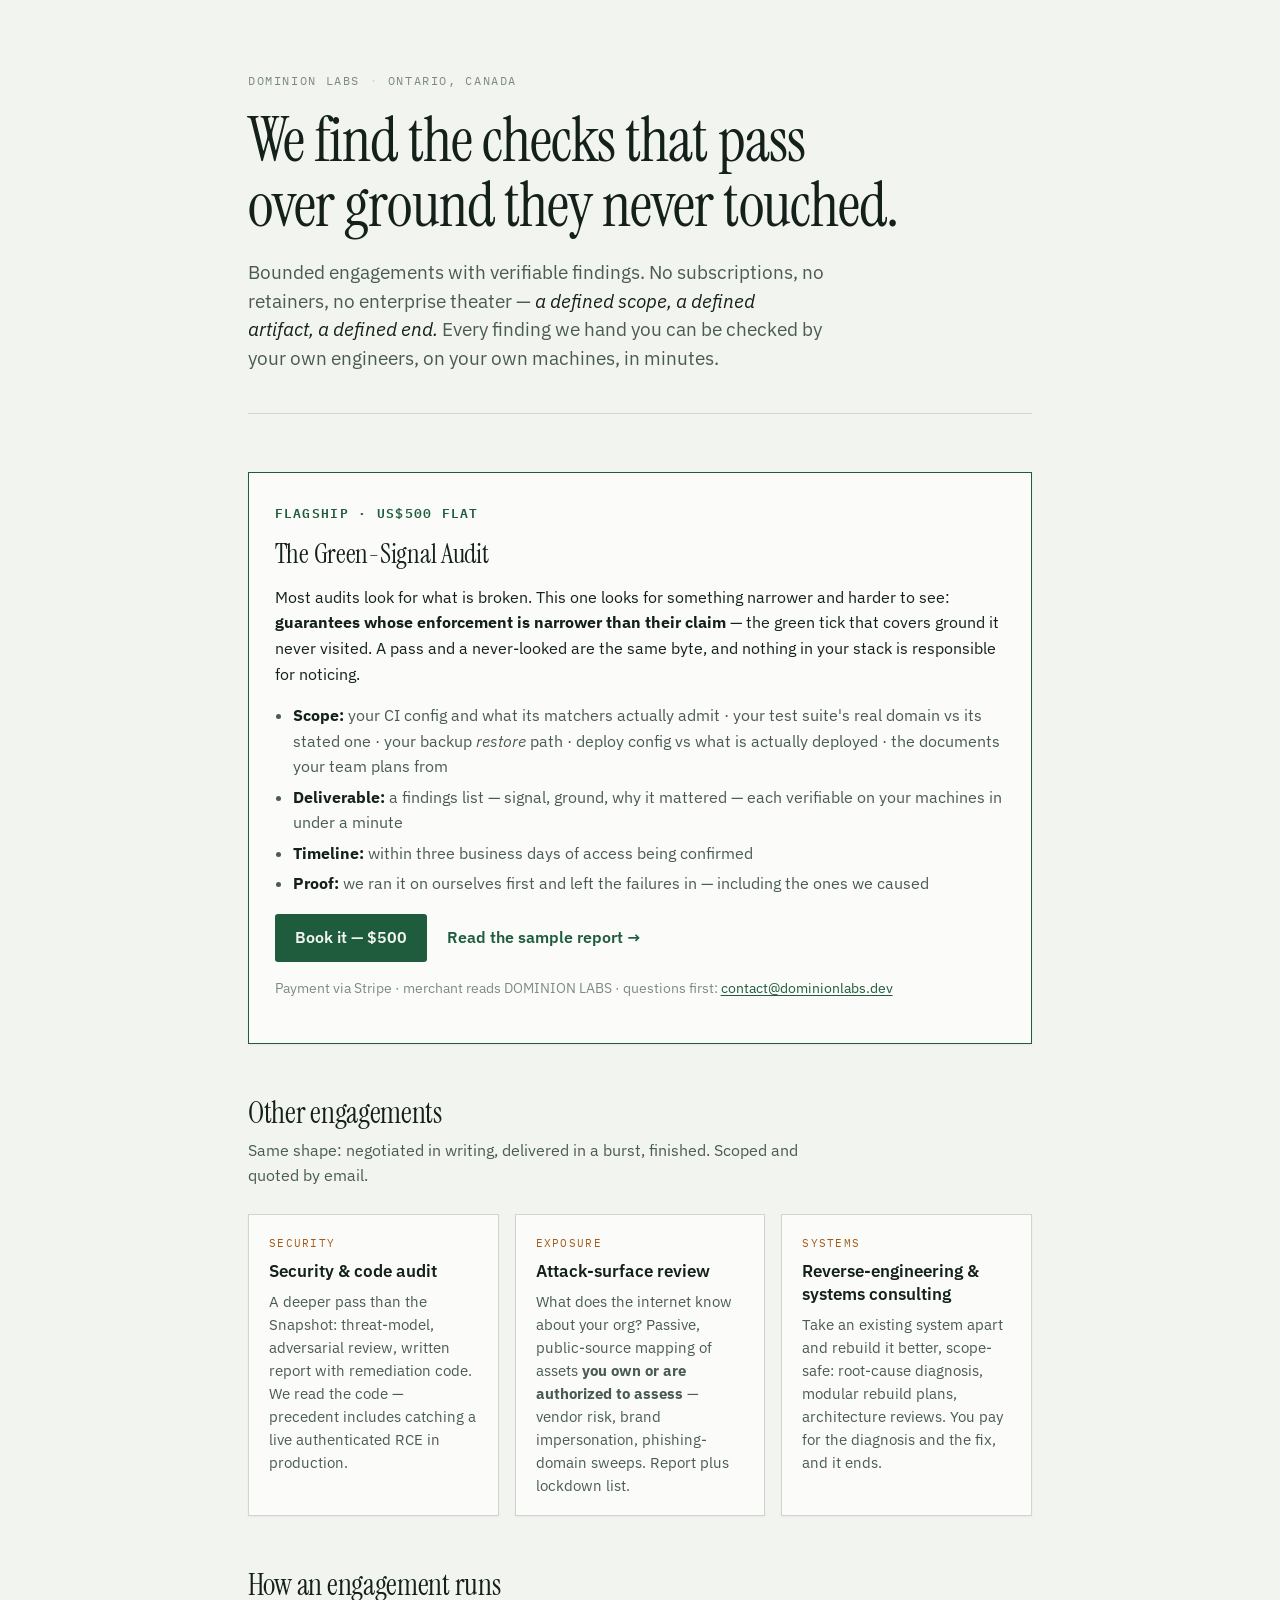
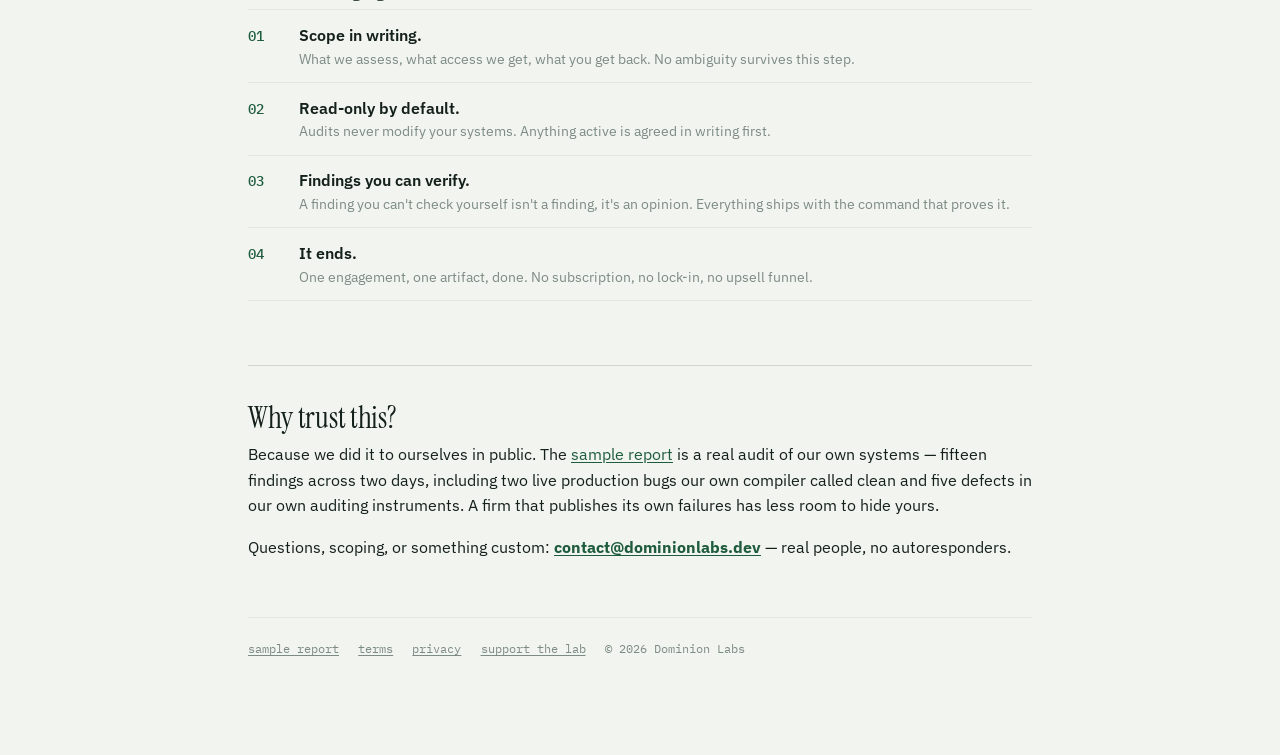
<file: public/index.html>
<!doctype html>
<html lang="en">
<head>
<meta charset="utf-8">
<meta name="viewport" content="width=device-width,initial-scale=1">
<title>Dominion Labs — bounded engagements, verifiable findings</title>
<meta name="description" content="The Green-Signal Audit and other bounded engagements: we find the checks that pass over ground they never touched. Every finding verifiable on your own machines in minutes.">
<link rel="preconnect" href="https://fonts.googleapis.com">
<link rel="preconnect" href="https://fonts.gstatic.com" crossorigin>
<link rel="stylesheet" href="https://fonts.googleapis.com/css2?family=Instrument+Serif:ital@0;1&family=IBM+Plex+Mono:wght@400;500;600&family=IBM+Plex+Sans:wght@400;500;600&display=swap">
<script type="application/ld+json">
{"@context":"https://schema.org","@type":"Organization","name":"Dominion Labs",
 "url":"https://dominionlabs.dev","email":"contact@dominionlabs.dev",
 "makesOffer":{"@type":"Offer","name":"The Green-Signal Audit","price":"500","priceCurrency":"USD",
 "description":"A bounded audit that finds guarantees whose enforcement is narrower than their claim — checks that pass over ground they never visited."}}
</script>
<style>
  :root{
    --ground:#F2F4F0; --raise:#FBFCFA; --ink:#14201A; --ink-soft:#4A5B52;
    --ink-faint:#7C8B83; --rule:#CFD7CC; --rule-soft:#E2E8DF;
    --pine:#1F5C3D; --pine-wash:#E6EFE8; --amber:#A65A17; --amber-wash:#F6EBDF;
    --shadow:0 1px 2px rgba(20,32,26,.05);
  }
  @media (prefers-color-scheme:dark){
    :root:not([data-theme="light"]){
      --ground:#0E1411; --raise:#151D19; --ink:#E4EAE4; --ink-soft:#A3B0A8;
      --ink-faint:#718077; --rule:#2B3630; --rule-soft:#1F2823;
      --pine:#63BC8C; --pine-wash:#152620; --amber:#D89049; --amber-wash:#2A1F13;
      --shadow:0 1px 2px rgba(0,0,0,.4);
    }
  }
  :root[data-theme="dark"]{
    --ground:#0E1411; --raise:#151D19; --ink:#E4EAE4; --ink-soft:#A3B0A8;
    --ink-faint:#718077; --rule:#2B3630; --rule-soft:#1F2823;
    --pine:#63BC8C; --pine-wash:#152620; --amber:#D89049; --amber-wash:#2A1F13;
    --shadow:0 1px 2px rgba(0,0,0,.4);
  }
  *{box-sizing:border-box}
  body{
    margin:0;background:var(--ground);color:var(--ink);
    font-family:"IBM Plex Sans",system-ui,-apple-system,"Segoe UI",sans-serif;
    font-size:16px;line-height:1.6;-webkit-font-smoothing:antialiased;
  }
  .wrap{max-width:52rem;margin:0 auto;padding:0 1.5rem 6rem}
  .mast{padding:4.5rem 0 2.5rem;border-bottom:1px solid var(--rule)}
  .eyebrow{
    font-family:"IBM Plex Mono",ui-monospace,monospace;font-size:.72rem;
    letter-spacing:.14em;text-transform:uppercase;color:var(--ink-faint);
    display:flex;gap:.6rem;flex-wrap:wrap;align-items:center;
  }
  .eyebrow span::after{content:"·";margin-left:.6rem;color:var(--rule)}
  .eyebrow span:last-child::after{content:""}
  h1{
    font-family:"Instrument Serif",Georgia,serif;font-weight:400;
    font-size:clamp(2.5rem,6.5vw,3.9rem);line-height:1.04;
    letter-spacing:-.015em;text-wrap:balance;margin:1.1rem 0 0;
  }
  .thesis{font-size:1.16rem;line-height:1.55;color:var(--ink-soft);max-width:36rem;margin:1.25rem 0 0;text-wrap:pretty}
  .thesis em{font-style:italic;color:var(--ink)}
  section{padding-top:3.25rem}
  h2{font-family:"Instrument Serif",Georgia,serif;font-weight:400;font-size:1.9rem;line-height:1.15;margin:0 0 .4rem;letter-spacing:-.01em}
  .lede{color:var(--ink-soft);margin:0 0 1.6rem;max-width:36rem;text-wrap:pretty}
  p{margin:0 0 1rem}
  a{color:var(--pine);text-underline-offset:2px}
  a:focus-visible{outline:2px solid var(--pine);outline-offset:3px;border-radius:2px}
  .flag{
    border:1px solid var(--pine);background:var(--raise);box-shadow:var(--shadow);
    padding:1.7rem 1.6rem;margin-top:.4rem;
  }
  .flag .price{
    font-family:"IBM Plex Mono",monospace;font-size:.8rem;font-weight:600;
    letter-spacing:.1em;text-transform:uppercase;color:var(--pine);
  }
  .flag h3{font-family:"Instrument Serif",Georgia,serif;font-weight:400;font-size:1.7rem;margin:.35rem 0 .6rem;letter-spacing:-.01em}
  .flag ul{margin:.4rem 0 1.1rem;padding-left:1.15rem}
  .flag li{margin:.3rem 0;color:var(--ink-soft)}
  .flag li b{color:var(--ink)}
  .cta{
    display:inline-block;background:var(--pine);color:var(--ground);
    text-decoration:none;font-weight:600;padding:.7rem 1.25rem;
    border-radius:3px;margin-right:1rem;
  }
  .cta:hover{opacity:.92}
  .ghost{
    display:inline-block;color:var(--pine);text-decoration:none;font-weight:600;
    padding:.7rem 0;
  }
  .ghost:hover{text-decoration:underline}
  .fine{font-size:.85rem;color:var(--ink-faint);margin-top:1rem}
  .cards{display:grid;grid-template-columns:repeat(auto-fit,minmax(15rem,1fr));gap:1rem}
  .card{border:1px solid var(--rule);background:var(--raise);padding:1.25rem 1.25rem 1.1rem;box-shadow:var(--shadow)}
  .card h3{margin:0 0 .45rem;font-size:1.05rem;font-weight:600;line-height:1.35}
  .card p{margin:0;font-size:.93rem;color:var(--ink-soft);line-height:1.55}
  .card .tag{
    font-family:"IBM Plex Mono",monospace;font-size:.66rem;letter-spacing:.12em;
    text-transform:uppercase;color:var(--amber);display:block;margin-bottom:.5rem;
  }
  .how{list-style:none;padding:0;margin:0;border-top:1px solid var(--rule-soft)}
  .how li{display:grid;grid-template-columns:2.2rem 1fr;gap:1rem;padding:.8rem 0;border-bottom:1px solid var(--rule-soft);align-items:baseline}
  .how .n{font-family:"IBM Plex Mono",monospace;font-size:.85rem;font-weight:500;color:var(--pine)}
  .how b{font-weight:600}
  .how small{display:block;color:var(--ink-faint);font-size:.88rem;line-height:1.45}
  .close{border-top:1px solid var(--rule);margin-top:4rem;padding-top:2.2rem}
  footer{margin-top:3.5rem;padding-top:1.4rem;border-top:1px solid var(--rule-soft);
    font-family:"IBM Plex Mono",monospace;font-size:.74rem;color:var(--ink-faint);
    display:flex;gap:1.2rem;flex-wrap:wrap}
  footer a{color:var(--ink-faint)}
</style>
</head>
<body>
<div class="wrap">

  <header class="mast">
    <div class="eyebrow"><span>Dominion Labs</span><span>Ontario, Canada</span></div>
    <h1>We find the checks that pass over ground they never touched.</h1>
    <p class="thesis">
      Bounded engagements with verifiable findings. No subscriptions, no retainers,
      no enterprise theater — <em>a defined scope, a defined artifact, a defined end.</em>
      Every finding we hand you can be checked by your own engineers, on your own
      machines, in minutes.
    </p>
  </header>

  <section>
    <div class="flag">
      <span class="price">Flagship · US$500 flat</span>
      <h3>The Green-Signal Audit</h3>
      <p>
        Most audits look for what is broken. This one looks for something narrower and
        harder to see: <b>guarantees whose enforcement is narrower than their claim</b> —
        the green tick that covers ground it never visited. A pass and a never-looked
        are the same byte, and nothing in your stack is responsible for noticing.
      </p>
      <ul>
        <li><b>Scope:</b> your CI config and what its matchers actually admit · your test suite's real domain vs its stated one · your backup <i>restore</i> path · deploy config vs what is actually deployed · the documents your team plans from</li>
        <li><b>Deliverable:</b> a findings list — signal, ground, why it mattered — each verifiable on your machines in under a minute</li>
        <li><b>Timeline:</b> within three business days of access being confirmed</li>
        <li><b>Proof:</b> we ran it on ourselves first and left the failures in — including the ones we caused</li>
      </ul>
      <a class="cta" href="https://buy.stripe.com/eVq4gzfHU9ZD7V0e1weQM0a">Book it — $500</a>
      <a class="ghost" href="/audit-sample.html">Read the sample report →</a>
      <p class="fine">Payment via Stripe · merchant reads DOMINION LABS · questions first: <a href="mailto:contact@dominionlabs.dev">contact@dominionlabs.dev</a></p>
    </div>
  </section>

  <section>
    <h2>Other engagements</h2>
    <p class="lede">Same shape: negotiated in writing, delivered in a burst, finished. Scoped and quoted by email.</p>
    <div class="cards">
      <div class="card">
        <span class="tag">Security</span>
        <h3>Security &amp; code audit</h3>
        <p>A deeper pass than the Snapshot: threat-model, adversarial review, written report with remediation code. We read the code — precedent includes catching a live authenticated RCE in production.</p>
      </div>
      <div class="card">
        <span class="tag">Exposure</span>
        <h3>Attack-surface review</h3>
        <p>What does the internet know about your org? Passive, public-source mapping of assets <b>you own or are authorized to assess</b> — vendor risk, brand impersonation, phishing-domain sweeps. Report plus lockdown list.</p>
      </div>
      <div class="card">
        <span class="tag">Systems</span>
        <h3>Reverse-engineering &amp; systems consulting</h3>
        <p>Take an existing system apart and rebuild it better, scope-safe: root-cause diagnosis, modular rebuild plans, architecture reviews. You pay for the diagnosis and the fix, and it ends.</p>
      </div>
    </div>
  </section>

  <section>
    <h2>How an engagement runs</h2>
    <ul class="how">
      <li><span class="n">01</span><span><b>Scope in writing.</b><small>What we assess, what access we get, what you get back. No ambiguity survives this step.</small></span></li>
      <li><span class="n">02</span><span><b>Read-only by default.</b><small>Audits never modify your systems. Anything active is agreed in writing first.</small></span></li>
      <li><span class="n">03</span><span><b>Findings you can verify.</b><small>A finding you can't check yourself isn't a finding, it's an opinion. Everything ships with the command that proves it.</small></span></li>
      <li><span class="n">04</span><span><b>It ends.</b><small>One engagement, one artifact, done. No subscription, no lock-in, no upsell funnel.</small></span></li>
    </ul>
  </section>

  <section class="close">
    <h2>Why trust this?</h2>
    <p>
      Because we did it to ourselves in public. The <a href="/audit-sample.html">sample
      report</a> is a real audit of our own systems — fifteen findings across two days,
      including two live production bugs our own compiler called clean and five defects
      in our own auditing instruments. A firm that publishes its own failures has less
      room to hide yours.
    </p>
    <p>
      Questions, scoping, or something custom:
      <a href="mailto:contact@dominionlabs.dev"><b>contact@dominionlabs.dev</b></a> —
      real people, no autoresponders.
    </p>
  </section>

  <footer>
    <a href="/audit-sample.html">sample report</a>
    <a href="/terms.html">terms</a>
    <a href="/privacy.html">privacy</a>
    <a href="/donate.html">support the lab</a>
    <span>© 2026 Dominion Labs</span>
  </footer>

</div>
</body>
</html>
</file>
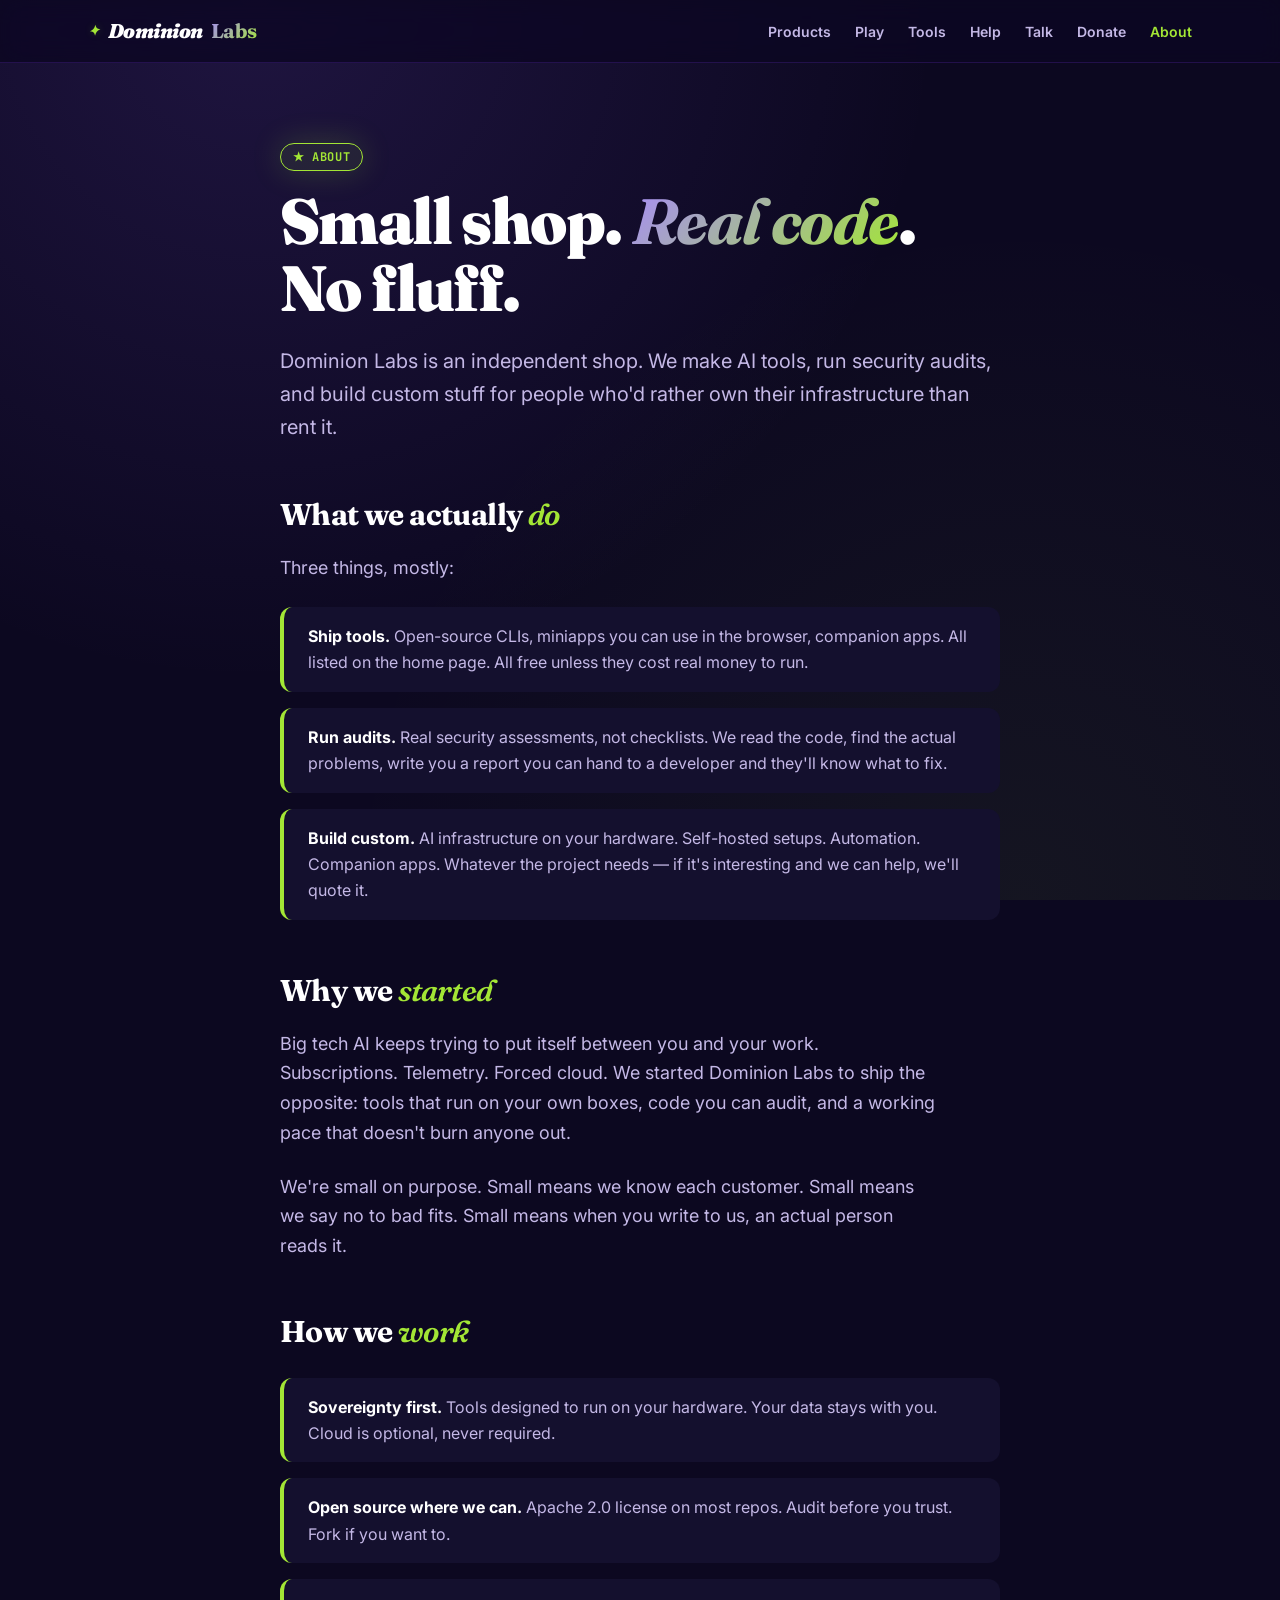
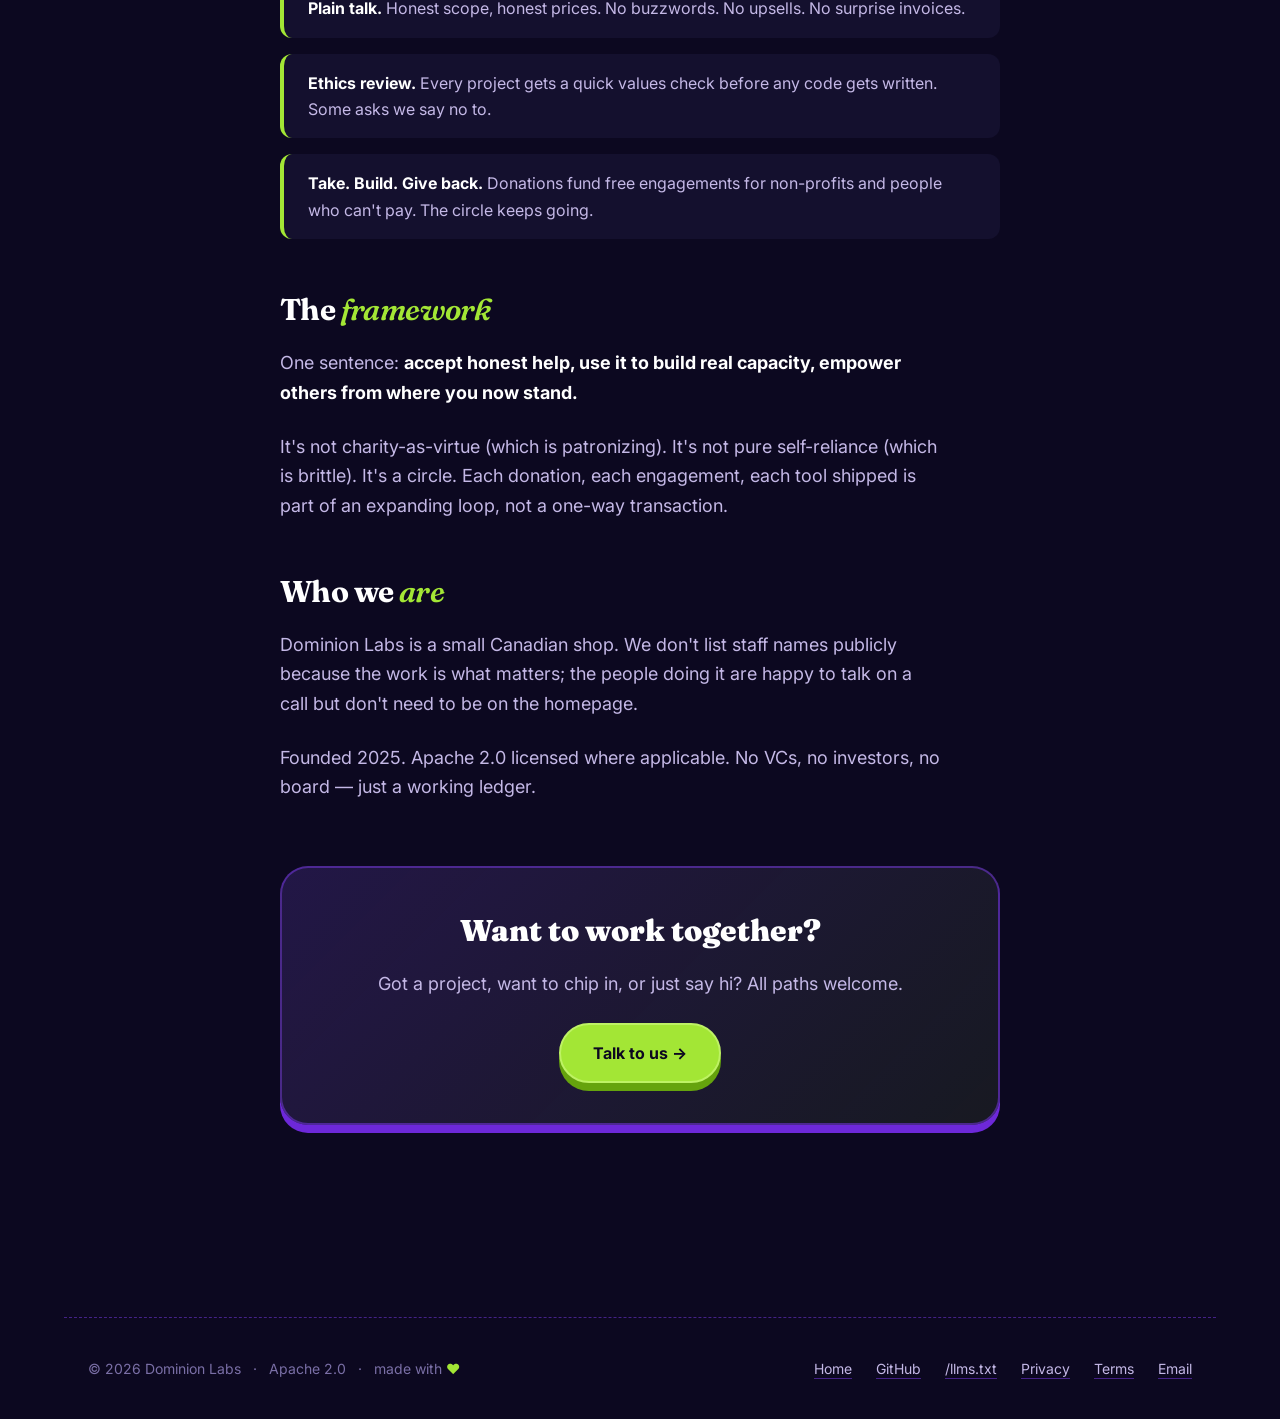
<file: public/about.html>
<!DOCTYPE html>
<html lang="en">
<head>
<meta charset="UTF-8">
<meta name="viewport" content="width=device-width, initial-scale=1.0">
<title>About — Dominion Labs</title>
<meta name="description" content="Small shop building friendly AI tools, security help, and code that runs on your hardware. Apache 2.0. The take-build-give-back framework.">
<meta name="theme-color" content="#0c0820">
<meta property="og:type" content="website">
<meta property="og:url" content="https://dominionlabs.dev/about.html">
<meta property="og:title" content="About — Dominion Labs">
<meta property="og:description" content="What we are and why we exist.">
<meta property="og:site_name" content="Dominion Labs">
<meta name="twitter:card" content="summary">
<link rel="preconnect" href="https://fonts.googleapis.com">
<link rel="preconnect" href="https://fonts.gstatic.com" crossorigin>
<link href="https://fonts.googleapis.com/css2?family=Inter:wght@400;500;600;700&family=Fraunces:opsz,wght@9..144,500;9..144,700;9..144,900&family=JetBrains+Mono:wght@400;500;700&display=swap" rel="stylesheet">
<style>
:root{--c-bg:#0c0820;--c-bg-elevated:#14102e;--c-fg:#fff;--c-fg-dim:#c4b8e6;--c-fg-dimmer:#7a6fa6;--c-border:rgba(124,58,237,.2);--c-border-strong:rgba(124,58,237,.5);--c-purple:#8b5cf6;--c-purple-bright:#a78bfa;--c-purple-deep:#6d28d9;--c-purple-glow:rgba(139,92,246,.25);--c-lime:#a3e635;--c-lime-bright:#bef264;--c-lime-glow:rgba(163,230,53,.2);--font-sans:'Inter',-apple-system,BlinkMacSystemFont,'Segoe UI',sans-serif;--font-serif:'Fraunces','Iowan Old Style',Georgia,serif;--font-mono:'JetBrains Mono','Cascadia Code',Menlo,Consolas,monospace;--space-2:.5rem;--space-3:.75rem;--space-4:1rem;--space-6:1.5rem;--space-8:2rem;--space-10:2.5rem;--space-12:3rem;--space-16:4rem;--space-20:5rem;--space-24:6rem;--radius-md:12px;--radius-blob:28px;--radius-pill:9999px;--ease-out:cubic-bezier(.25,.46,.45,.94);--ease-bounce:cubic-bezier(.34,1.56,.64,1);--duration-fast:180ms;--content-width:72rem;--content-narrow:48rem;--shadow-card:0 8px 0 0 var(--c-purple-deep);--shadow-glow-lime:0 0 32px var(--c-lime-glow)}
@media (prefers-reduced-motion:reduce){:root{--duration-fast:0ms}*,*::before,*::after{animation-duration:.01ms!important;transition-duration:.01ms!important}}
*{margin:0;padding:0;box-sizing:border-box}
html{scroll-behavior:smooth}
body{background:var(--c-bg);background-image:radial-gradient(circle at 20% 0%,rgba(139,92,246,.15) 0%,transparent 50%),radial-gradient(circle at 80% 100%,rgba(163,230,53,.06) 0%,transparent 50%);background-attachment:fixed;color:var(--c-fg);font-family:var(--font-sans);font-size:1rem;line-height:1.5;-webkit-font-smoothing:antialiased}
a:focus-visible{outline:3px solid var(--c-lime);outline-offset:3px;border-radius:6px}
.skip-link{position:absolute;top:-100px;left:var(--space-4);background:var(--c-lime);color:var(--c-bg);padding:var(--space-2) var(--space-4);border-radius:var(--radius-pill);z-index:200;font-weight:700}
.skip-link:focus{top:var(--space-4)}
nav.site-nav{position:sticky;top:0;background:rgba(12,8,32,.85);backdrop-filter:blur(12px) saturate(180%);-webkit-backdrop-filter:blur(12px) saturate(180%);border-bottom:1px solid var(--c-border);z-index:100}
.nav-inner{max-width:var(--content-width);margin:0 auto;padding:var(--space-4) var(--space-6);display:flex;align-items:center;justify-content:space-between}
.nav-brand{font-family:var(--font-serif);font-weight:900;font-size:1.25rem;font-style:italic;color:var(--c-fg);letter-spacing:-.025em;text-decoration:none;display:inline-flex;align-items:center;gap:var(--space-2)}
.nav-brand strong{background:linear-gradient(135deg,var(--c-purple-bright),var(--c-lime));-webkit-background-clip:text;-webkit-text-fill-color:transparent;background-clip:text;color:transparent;font-style:normal}
.nav-brand .star{display:inline-block;color:var(--c-lime);font-size:.7em;transform:rotate(-12deg);text-shadow:0 0 8px var(--c-lime-glow)}
.nav-links{display:flex;gap:var(--space-6);list-style:none}
.nav-links a{color:var(--c-fg-dim);text-decoration:none;font-size:.875rem;font-weight:600;transition:color var(--duration-fast) var(--ease-out);position:relative}
.nav-links a[aria-current=page]{color:var(--c-lime)}
.nav-links a:hover{color:var(--c-fg)}
@media (max-width:720px){.nav-links{gap:var(--space-3);font-size:.75rem}}
main{max-width:var(--content-narrow);margin:0 auto;padding:var(--space-20) var(--space-6) var(--space-24)}
.eyebrow{display:inline-block;font-family:var(--font-mono);font-size:.75rem;font-weight:700;text-transform:uppercase;letter-spacing:.05em;color:var(--c-lime);background:rgba(163,230,53,.08);padding:.25rem var(--space-3);border:1px solid var(--c-lime);border-radius:var(--radius-pill);margin-bottom:var(--space-4);box-shadow:var(--shadow-glow-lime)}
h1{font-family:var(--font-serif);font-size:clamp(2.5rem,6vw,4rem);font-weight:900;line-height:1.05;letter-spacing:-.025em;margin-bottom:var(--space-6)}
h1 em{font-style:italic;background:linear-gradient(135deg,var(--c-purple-bright),var(--c-lime));-webkit-background-clip:text;-webkit-text-fill-color:transparent;background-clip:text;color:transparent;font-weight:700}
h2{font-family:var(--font-serif);font-size:1.875rem;font-weight:700;margin:var(--space-12) 0 var(--space-4);letter-spacing:-.02em}
h2 em{font-style:italic;color:var(--c-lime);font-weight:600}
p{color:var(--c-fg-dim);font-size:1.125rem;line-height:1.65;margin-bottom:var(--space-6);max-width:60ch}
p strong{color:var(--c-fg);font-weight:700}
.lede{font-size:1.25rem}
ul.plain{list-style:none;display:grid;gap:var(--space-4);margin:var(--space-6) 0}
ul.plain li{padding:var(--space-4) var(--space-6);background:var(--c-bg-elevated);border-left:4px solid var(--c-lime);border-radius:var(--radius-md);color:var(--c-fg-dim);line-height:1.65}
ul.plain li strong{color:var(--c-fg)}
.cta-box{margin-top:var(--space-16);padding:var(--space-10) var(--space-8);background:linear-gradient(135deg,rgba(139,92,246,.18) 0%,rgba(163,230,53,.08) 100%);border:2px solid var(--c-border-strong);border-radius:var(--radius-blob);text-align:center;box-shadow:var(--shadow-card)}
.cta-box h3{font-family:var(--font-serif);font-size:1.875rem;font-weight:900;margin-bottom:var(--space-4)}
.btn{display:inline-flex;align-items:center;gap:var(--space-2);padding:var(--space-4) var(--space-8);border-radius:var(--radius-pill);font-size:1rem;font-weight:700;text-decoration:none;transition:all var(--duration-fast) var(--ease-bounce);border:2px solid transparent;cursor:pointer;font-family:inherit;background:var(--c-lime);color:var(--c-bg);border-color:var(--c-lime-bright);box-shadow:0 8px 0 0 #65a30d}
.btn:hover{transform:translateY(-3px);box-shadow:0 14px 0 0 #65a30d,var(--shadow-glow-lime)}
footer.site-foot{max-width:var(--content-width);margin:var(--space-24) auto 0;padding:var(--space-10) var(--space-6);border-top:1px dashed var(--c-border-strong);display:flex;justify-content:space-between;gap:var(--space-6);flex-wrap:wrap;font-size:.875rem;color:var(--c-fg-dimmer)}
footer a{color:var(--c-fg-dim);text-decoration:underline;text-decoration-color:var(--c-border-strong);text-underline-offset:4px;transition:all var(--duration-fast)}
footer a:hover{color:var(--c-lime);text-decoration-color:var(--c-lime)}
.footer-links{display:flex;gap:var(--space-6);flex-wrap:wrap}
.footer-meta{display:flex;gap:var(--space-3);align-items:center;flex-wrap:wrap}
.footer-meta .heart{color:var(--c-lime)}
</style>
</head>
<body>
<a href="#main" class="skip-link">Skip to content</a>
<nav class="site-nav" aria-label="Primary">
  <div class="nav-inner">
    <a href="/" class="nav-brand"><span class="star" aria-hidden="true">✦</span>Dominion <strong>Labs</strong></a>
    <ul class="nav-links" role="list">
      <li><a href="/#products">Products</a></li>
      <li><a href="/#play">Play</a></li>
      <li><a href="/#tools">Tools</a></li>
      <li><a href="/#help">Help</a></li>
      <li><a href="request.html">Talk</a></li>
      <li><a href="donate.html">Donate</a></li>
      <li><a href="about.html" aria-current="page">About</a></li>
    </ul>
  </div>
</nav>
<main id="main">
  <span class="eyebrow">★ about</span>
  <h1>Small shop. <em>Real code</em>. No fluff.</h1>
  <p class="lede">Dominion Labs is an independent shop. We make AI tools, run security audits, and build custom stuff for people who'd rather own their infrastructure than rent it.</p>

  <h2>What we actually <em>do</em></h2>
  <p>Three things, mostly:</p>
  <ul class="plain">
    <li><strong>Ship tools.</strong> Open-source CLIs, miniapps you can use in the browser, companion apps. All listed on the home page. All free unless they cost real money to run.</li>
    <li><strong>Run audits.</strong> Real security assessments, not checklists. We read the code, find the actual problems, write you a report you can hand to a developer and they'll know what to fix.</li>
    <li><strong>Build custom.</strong> AI infrastructure on your hardware. Self-hosted setups. Automation. Companion apps. Whatever the project needs — if it's interesting and we can help, we'll quote it.</li>
  </ul>

  <h2>Why we <em>started</em></h2>
  <p>Big tech AI keeps trying to put itself between you and your work. Subscriptions. Telemetry. Forced cloud. We started Dominion Labs to ship the opposite: tools that run on your own boxes, code you can audit, and a working pace that doesn't burn anyone out.</p>
  <p>We're small on purpose. Small means we know each customer. Small means we say no to bad fits. Small means when you write to us, an actual person reads it.</p>

  <h2>How we <em>work</em></h2>
  <ul class="plain">
    <li><strong>Sovereignty first.</strong> Tools designed to run on your hardware. Your data stays with you. Cloud is optional, never required.</li>
    <li><strong>Open source where we can.</strong> Apache 2.0 license on most repos. Audit before you trust. Fork if you want to.</li>
    <li><strong>Plain talk.</strong> Honest scope, honest prices. No buzzwords. No upsells. No surprise invoices.</li>
    <li><strong>Ethics review.</strong> Every project gets a quick values check before any code gets written. Some asks we say no to.</li>
    <li><strong>Take. Build. Give back.</strong> Donations fund free engagements for non-profits and people who can't pay. The circle keeps going.</li>
  </ul>

  <h2>The <em>framework</em></h2>
  <p>One sentence: <strong>accept honest help, use it to build real capacity, empower others from where you now stand.</strong></p>
  <p>It's not charity-as-virtue (which is patronizing). It's not pure self-reliance (which is brittle). It's a circle. Each donation, each engagement, each tool shipped is part of an expanding loop, not a one-way transaction.</p>

  <h2>Who we <em>are</em></h2>
  <p>Dominion Labs is a small Canadian shop. We don't list staff names publicly because the work is what matters; the people doing it are happy to talk on a call but don't need to be on the homepage.</p>
  <p>Founded 2025. Apache 2.0 licensed where applicable. No VCs, no investors, no board — just a working ledger.</p>

  <div class="cta-box">
    <h3>Want to work together?</h3>
    <p style="text-align:center;margin:0 auto var(--space-6);max-width:50ch;">Got a project, want to chip in, or just say hi? All paths welcome.</p>
    <div style="display:flex;gap:var(--space-3);justify-content:center;flex-wrap:wrap;">
      <a href="request.html" class="btn">Talk to us →</a>
    </div>
  </div>
</main>
<footer class="site-foot">
  <div class="footer-meta">
    <span>© 2026 Dominion Labs</span>
    <span aria-hidden="true">·</span>
    <span>Apache 2.0</span>
    <span aria-hidden="true">·</span>
    <span>made with <span class="heart" aria-hidden="true">♥</span></span>
  </div>
  <div class="footer-links">
    <a href="/">Home</a>
    <a href="https://github.com/thenot-lab">GitHub</a>
    <a href="/llms.txt">/llms.txt</a>
    <a href="privacy.html">Privacy</a>
    <a href="terms.html">Terms</a>
    <a href="mailto:contact@dominionlabs.dev">Email</a>
  </div>
</footer>
</body>
</html>
</file>
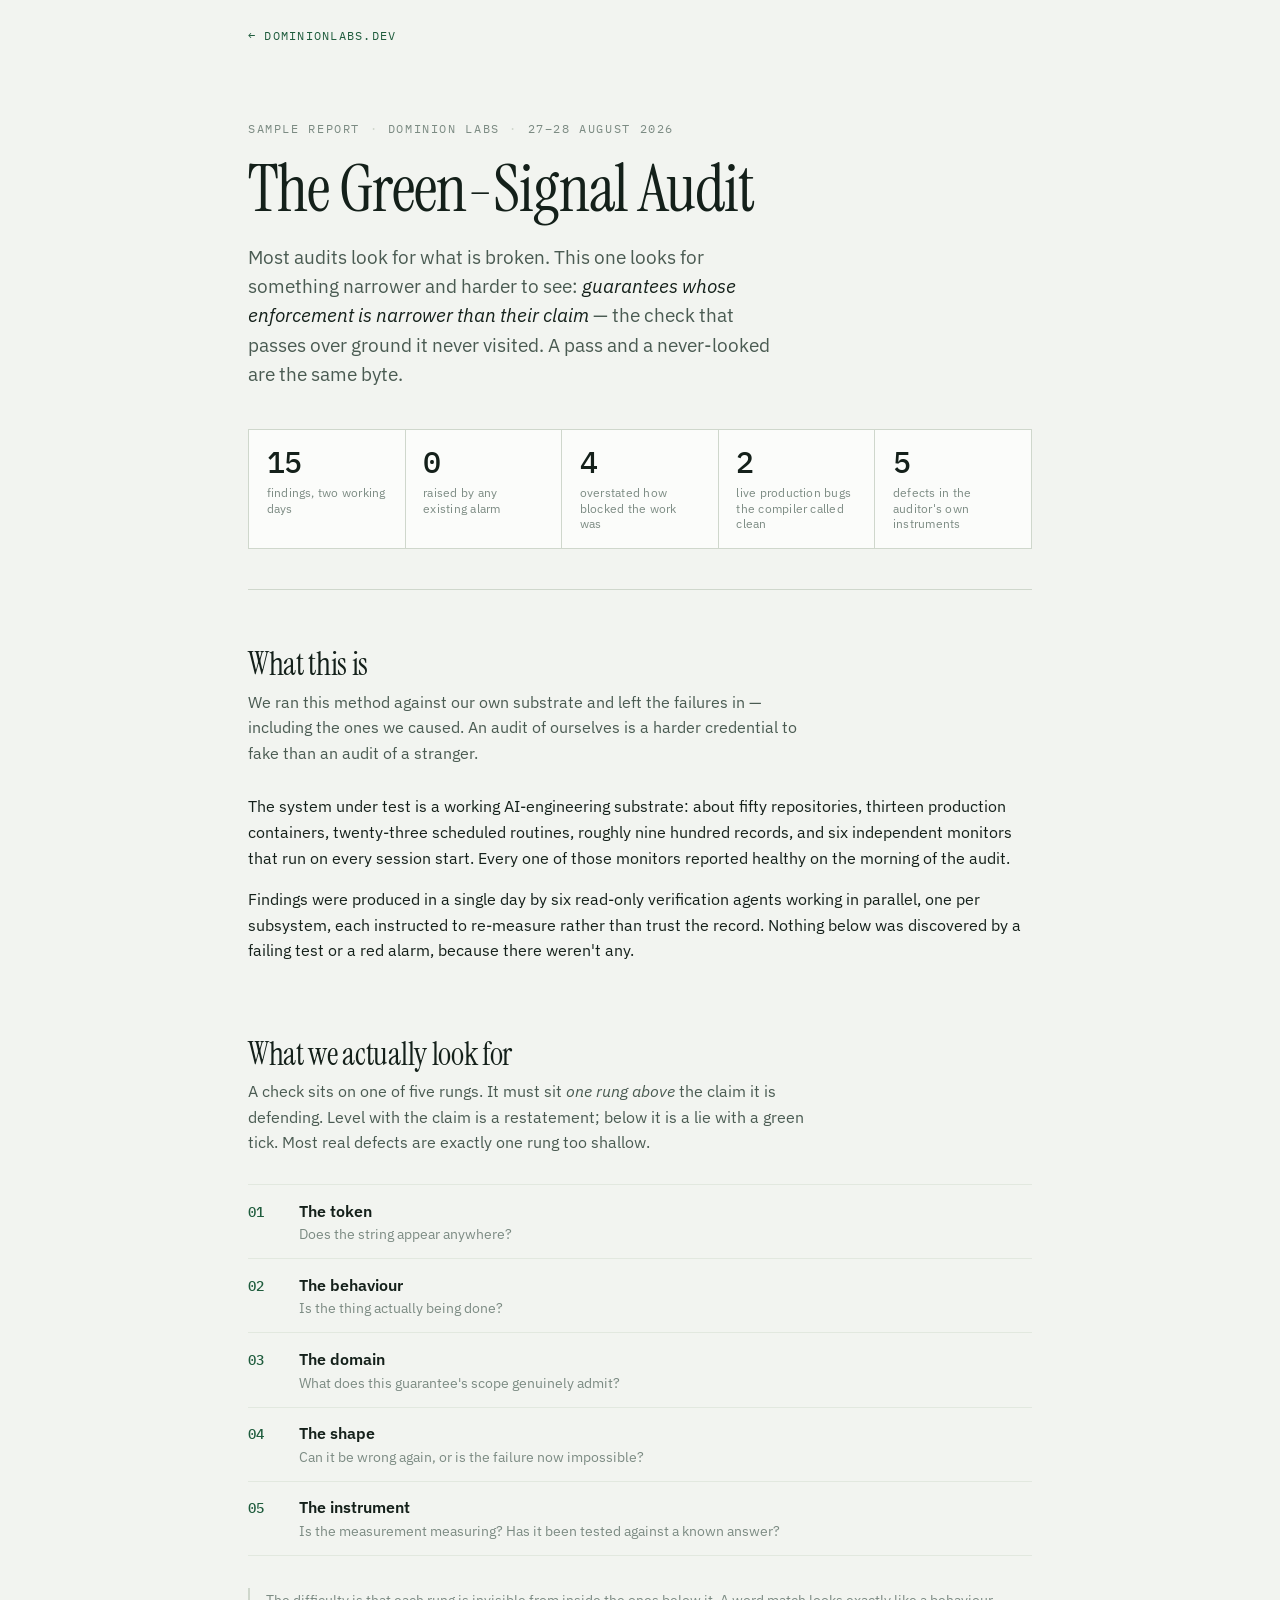
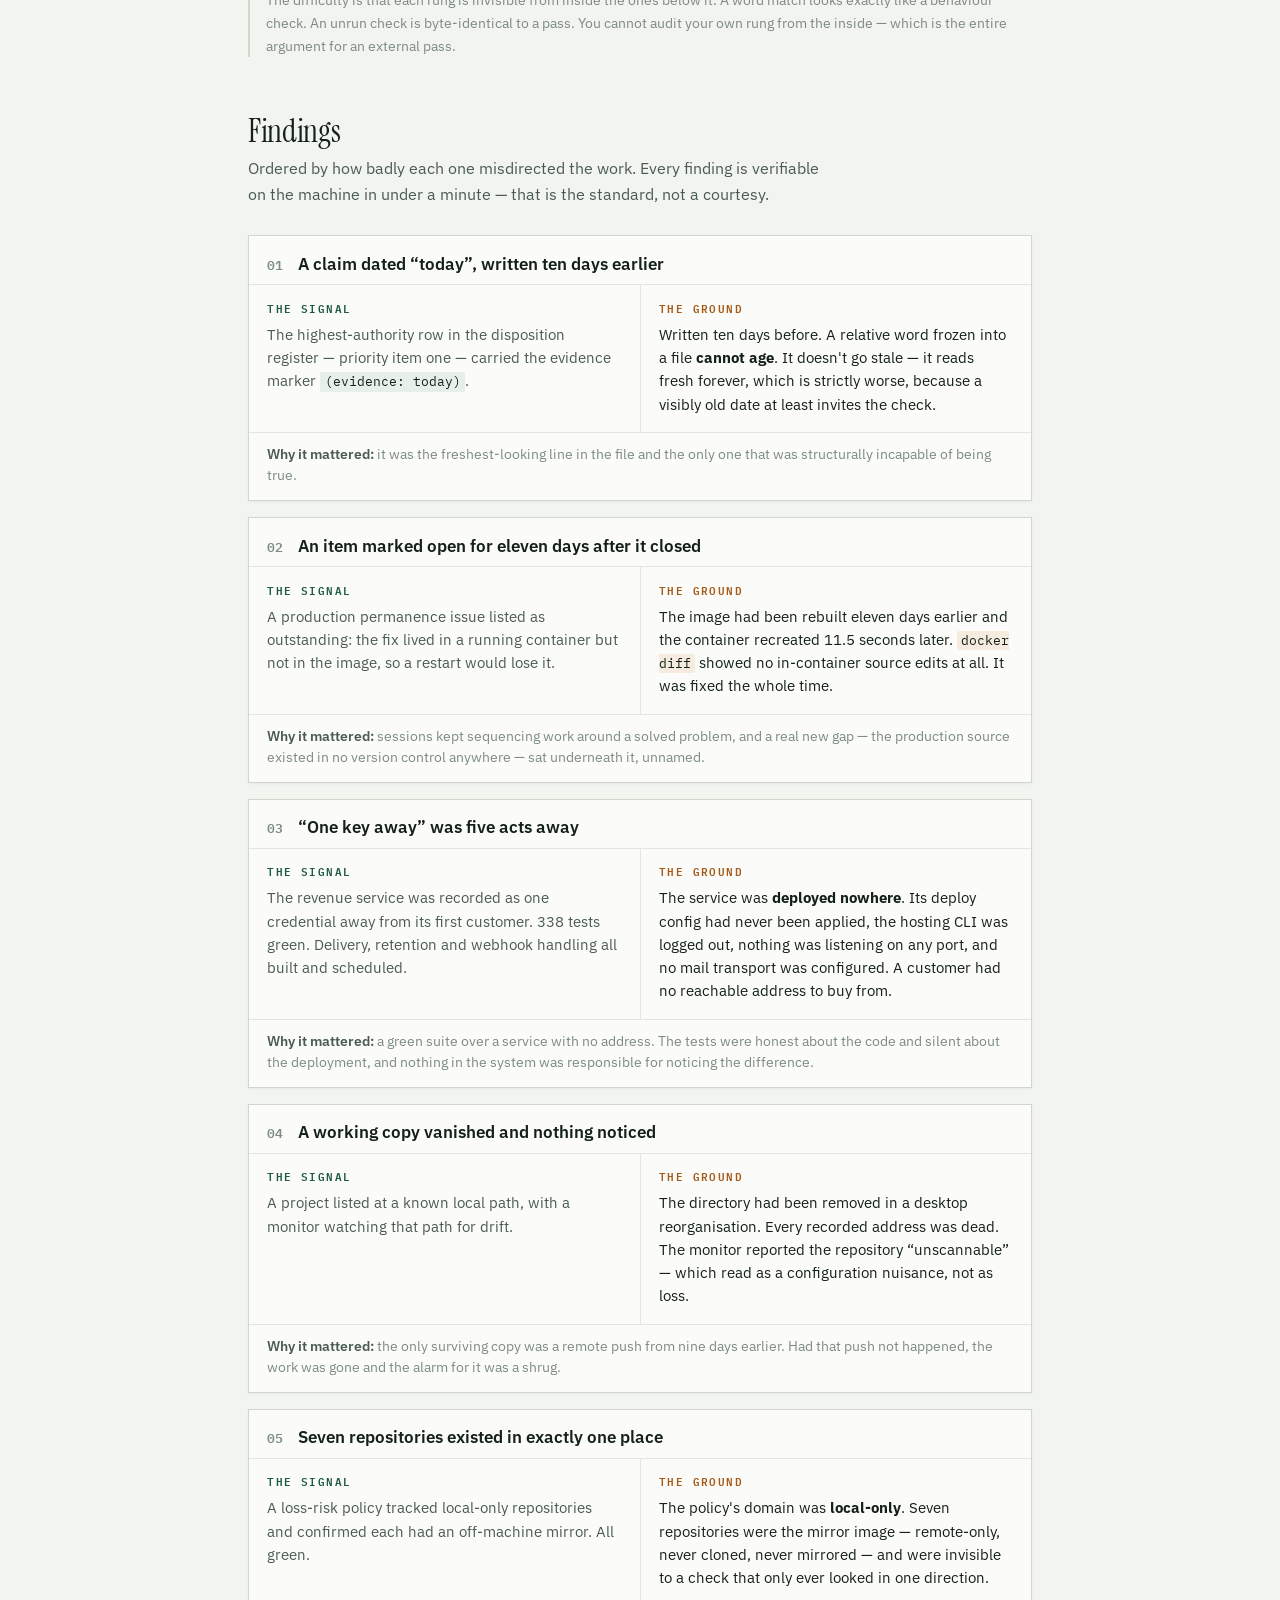
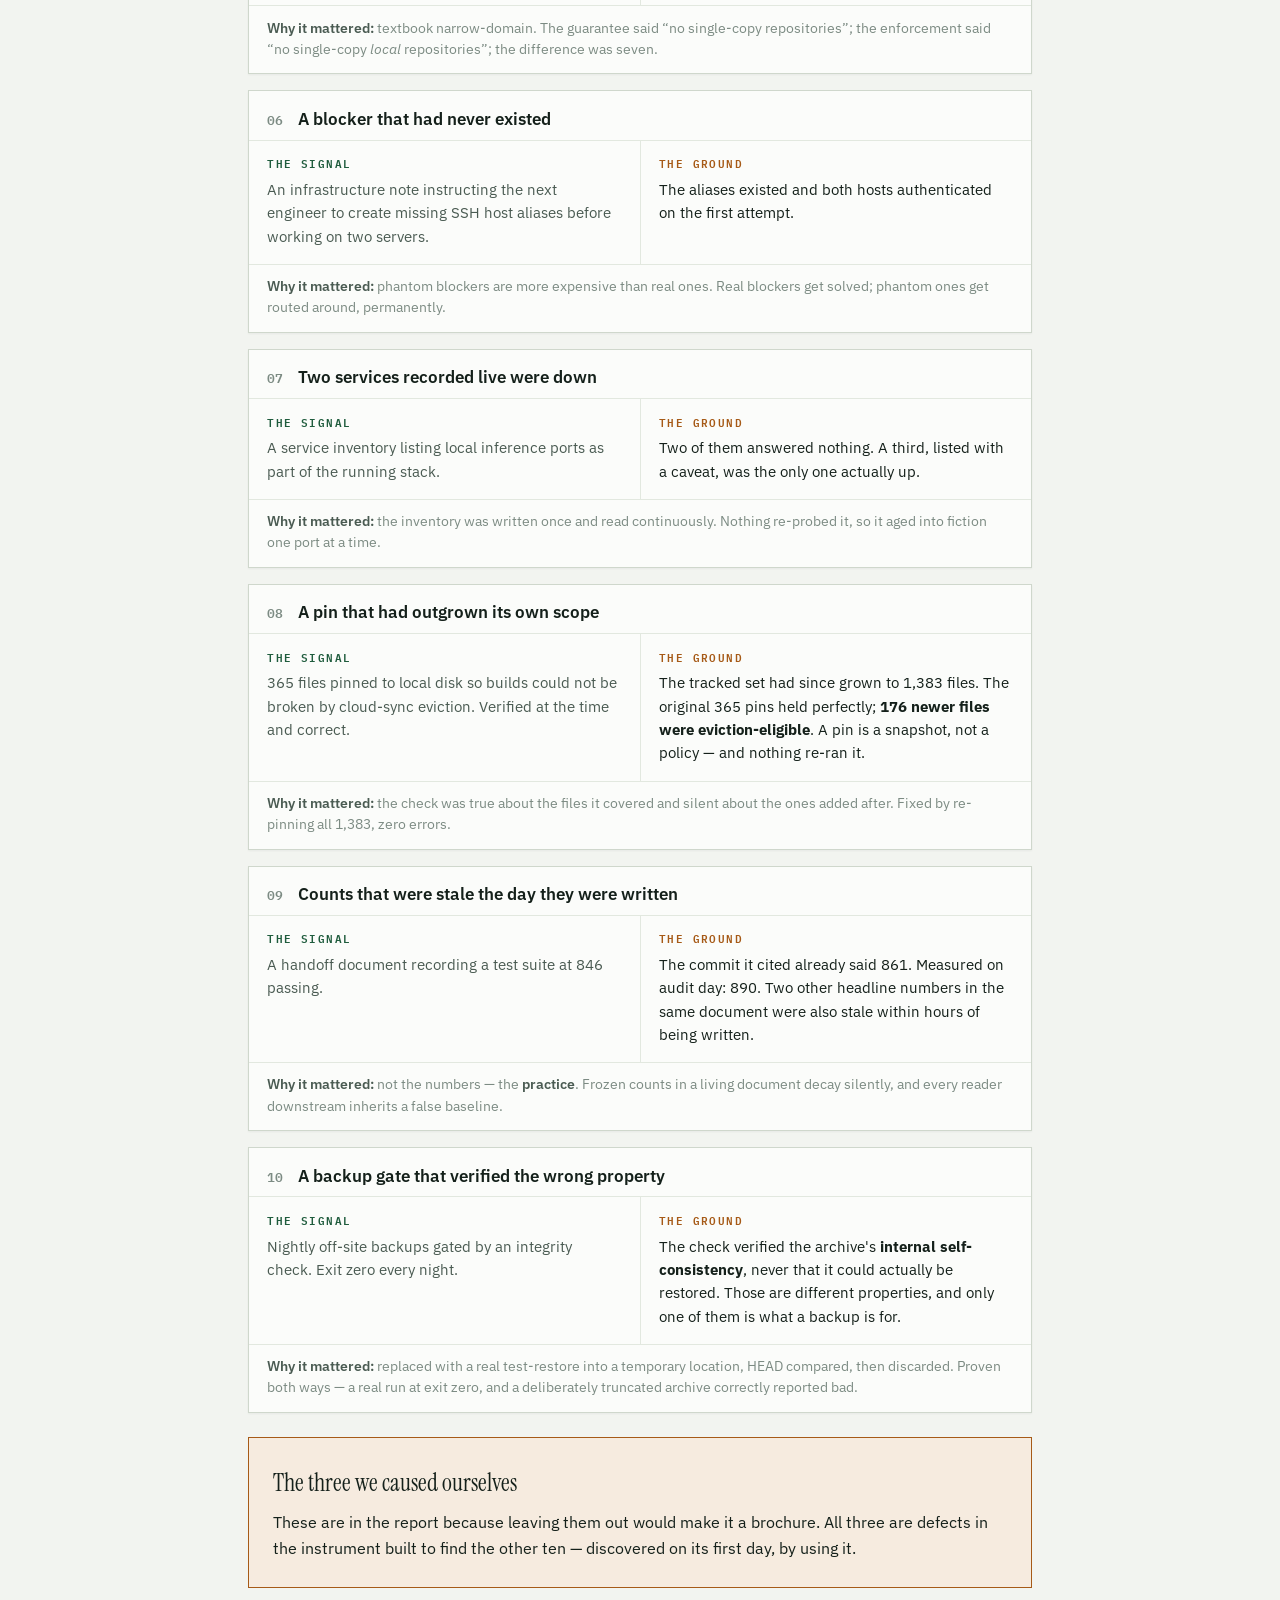
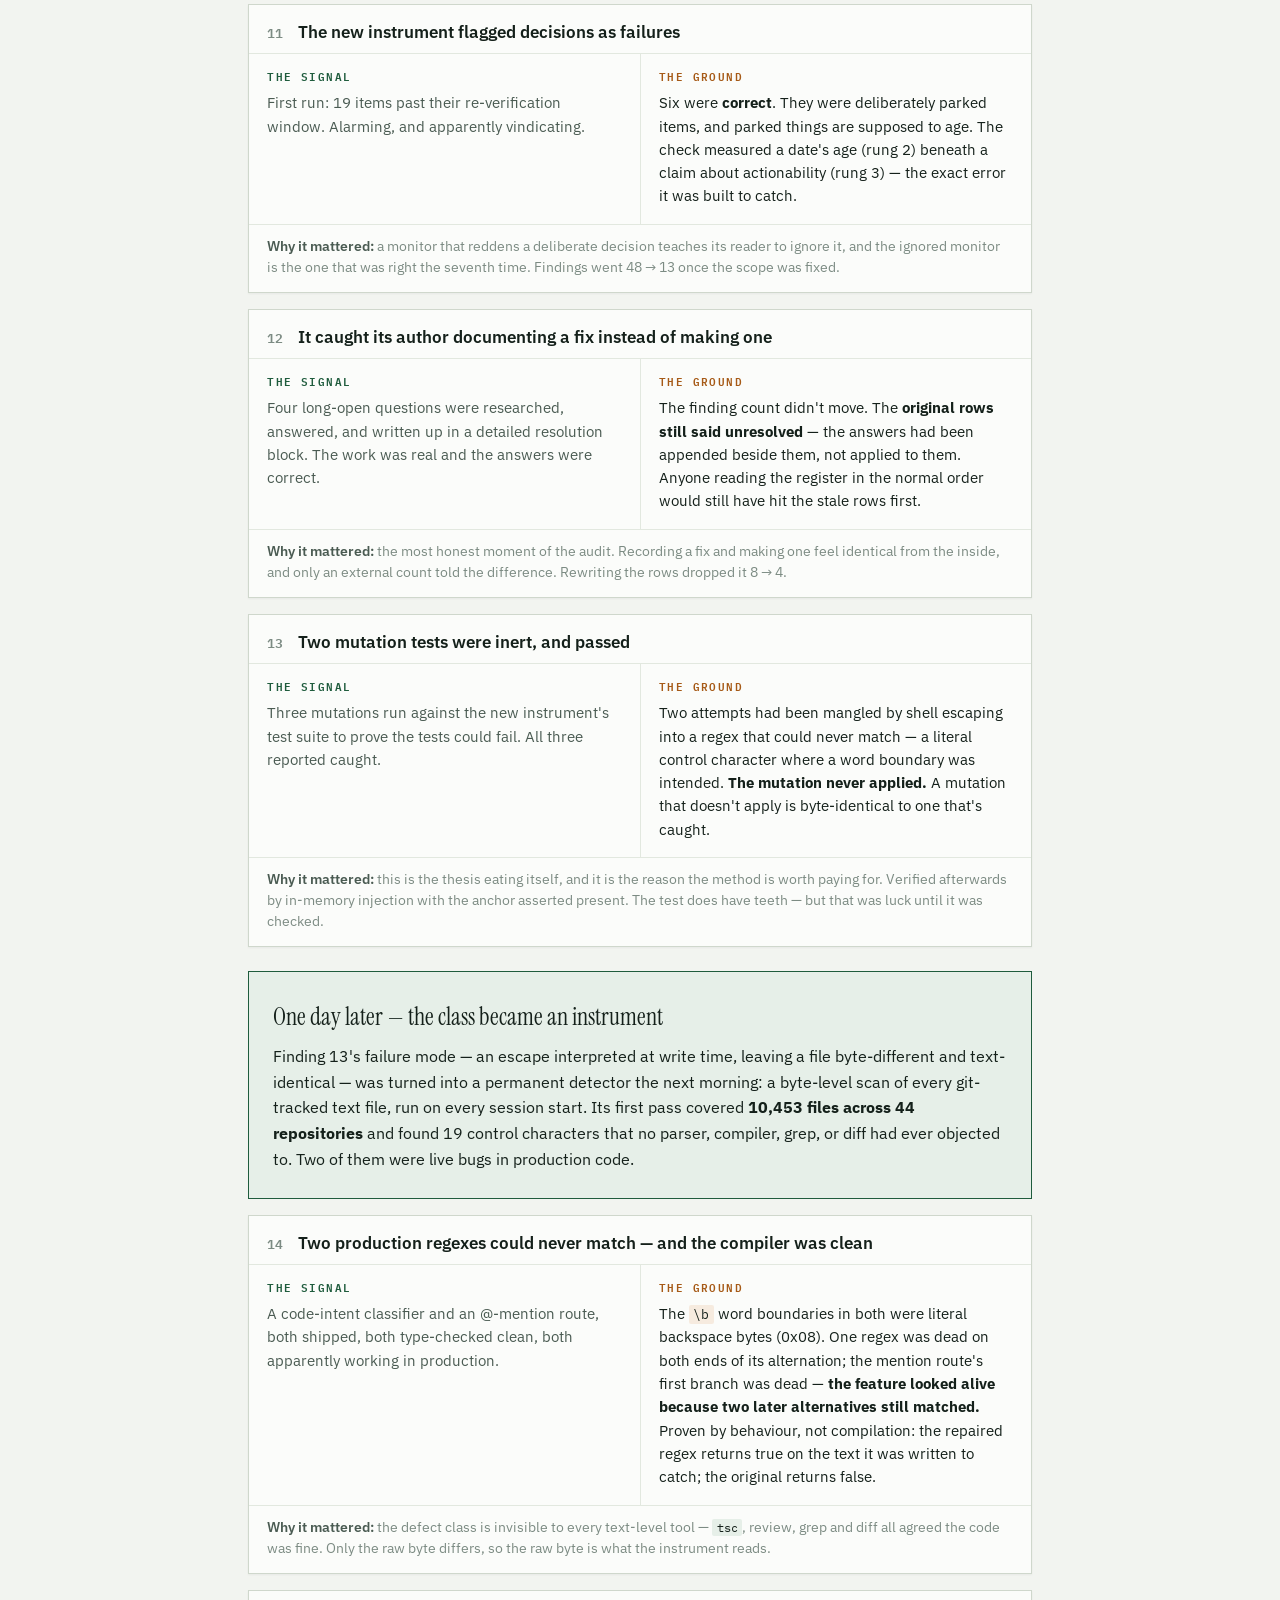
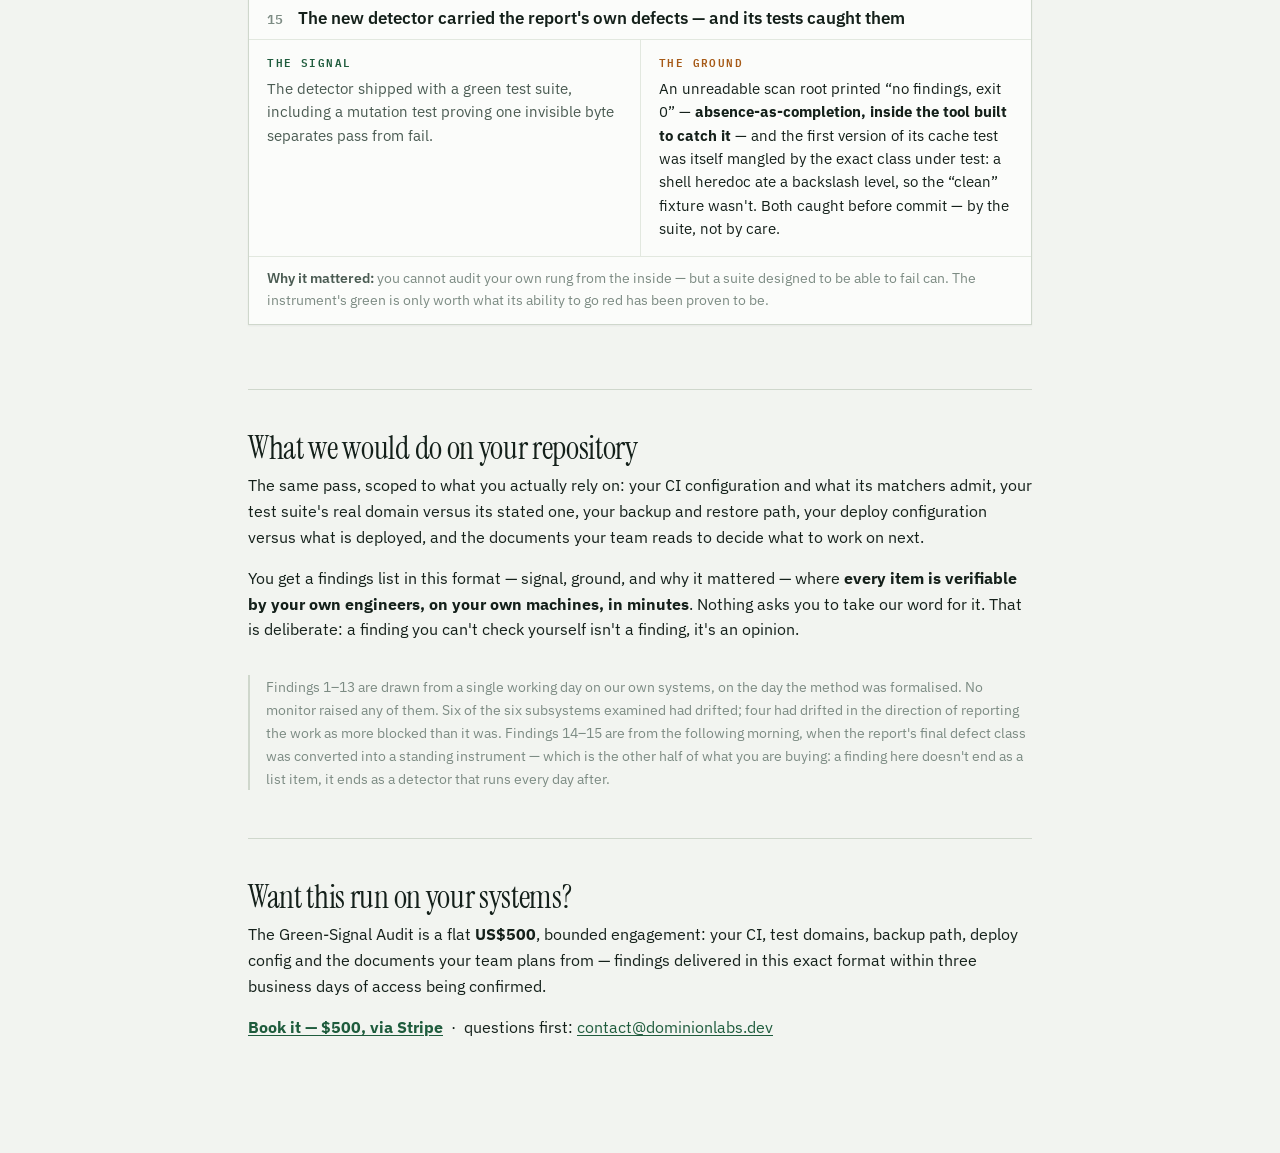
<file: public/audit-sample.html>
<!doctype html>
<html lang="en">
<head>
<meta charset="utf-8">
<meta name="viewport" content="width=device-width,initial-scale=1">
<meta name="description" content="The Green-Signal Audit sample report: 15 findings from auditing our own systems, failures left in. Every finding verifiable in minutes.">
</head>
<body>
<title>The Green-Signal Audit</title>
<link rel="preconnect" href="https://fonts.googleapis.com">
<link rel="preconnect" href="https://fonts.gstatic.com" crossorigin>
<link rel="stylesheet" href="https://fonts.googleapis.com/css2?family=Instrument+Serif:ital@0;1&family=IBM+Plex+Mono:wght@400;500;600&family=IBM+Plex+Sans:wght@400;500;600&display=swap">

<style>
  :root{
    --ground:#F2F4F0;
    --raise:#FBFCFA;
    --ink:#14201A;
    --ink-soft:#4A5B52;
    --ink-faint:#7C8B83;
    --rule:#CFD7CC;
    --rule-soft:#E2E8DF;
    --pine:#1F5C3D;
    --pine-wash:#E6EFE8;
    --amber:#A65A17;
    --amber-wash:#F6EBDF;
    --crimson:#8C2B2B;
    --shadow:0 1px 2px rgba(20,32,26,.05);
  }
  @media (prefers-color-scheme:dark){
    :root:not([data-theme="light"]){
      --ground:#0E1411;
      --raise:#151D19;
      --ink:#E4EAE4;
      --ink-soft:#A3B0A8;
      --ink-faint:#718077;
      --rule:#2B3630;
      --rule-soft:#1F2823;
      --pine:#63BC8C;
      --pine-wash:#152620;
      --amber:#D89049;
      --amber-wash:#2A1F13;
      --crimson:#D46A6A;
      --shadow:0 1px 2px rgba(0,0,0,.4);
    }
  }
  :root[data-theme="dark"]{
    --ground:#0E1411;
    --raise:#151D19;
    --ink:#E4EAE4;
    --ink-soft:#A3B0A8;
    --ink-faint:#718077;
    --rule:#2B3630;
    --rule-soft:#1F2823;
    --pine:#63BC8C;
    --pine-wash:#152620;
    --amber:#D89049;
    --amber-wash:#2A1F13;
    --crimson:#D46A6A;
    --shadow:0 1px 2px rgba(0,0,0,.4);
  }

  *{box-sizing:border-box}
  body{
    margin:0;
    background:var(--ground);
    color:var(--ink);
    font-family:"IBM Plex Sans",system-ui,-apple-system,"Segoe UI",sans-serif;
    font-size:16px;
    line-height:1.6;
    -webkit-font-smoothing:antialiased;
  }
  .wrap{max-width:52rem;margin:0 auto;padding:0 1.5rem 6rem}

  /* ---------- masthead ---------- */
  .mast{padding:4.5rem 0 2.5rem;border-bottom:1px solid var(--rule)}
  .eyebrow{
    font-family:"IBM Plex Mono",ui-monospace,monospace;
    font-size:.72rem;letter-spacing:.14em;text-transform:uppercase;
    color:var(--ink-faint);display:flex;gap:.6rem;flex-wrap:wrap;align-items:center;
  }
  .eyebrow span::after{content:"·";margin-left:.6rem;color:var(--rule)}
  .eyebrow span:last-child::after{content:""}
  h1{
    font-family:"Instrument Serif",Georgia,serif;
    font-weight:400;font-size:clamp(2.6rem,7vw,4.1rem);
    line-height:1.02;letter-spacing:-.015em;text-wrap:balance;
    margin:1.1rem 0 0;
  }
  .thesis{
    font-size:1.18rem;line-height:1.55;color:var(--ink-soft);
    max-width:34rem;margin:1.25rem 0 0;text-wrap:pretty;
  }
  .thesis em{font-style:italic;color:var(--ink)}

  /* ---------- meter row ---------- */
  .meters{
    display:grid;grid-template-columns:repeat(auto-fit,minmax(9rem,1fr));
    gap:1px;background:var(--rule);border:1px solid var(--rule);
    margin:2.5rem 0 0;
  }
  .meter{background:var(--raise);padding:1.1rem 1.1rem 1rem}
  .meter b{
    display:block;font-family:"IBM Plex Mono",monospace;
    font-size:1.85rem;font-weight:500;line-height:1;
    font-variant-numeric:tabular-nums;letter-spacing:-.02em;
  }
  .meter small{
    display:block;margin-top:.45rem;font-size:.74rem;line-height:1.35;
    color:var(--ink-faint);letter-spacing:.02em;
  }

  /* ---------- sections ---------- */
  section{padding-top:3.5rem}
  h2{
    font-family:"Instrument Serif",Georgia,serif;font-weight:400;
    font-size:2rem;line-height:1.15;margin:0 0 .4rem;letter-spacing:-.01em;
  }
  .lede{color:var(--ink-soft);margin:0 0 1.75rem;max-width:36rem;text-wrap:pretty}
  p{margin:0 0 1rem}
  a{color:var(--pine);text-underline-offset:2px}
  a:focus-visible,summary:focus-visible{outline:2px solid var(--pine);outline-offset:3px;border-radius:2px}

  /* ---------- the ladder ---------- */
  .ladder{list-style:none;padding:0;margin:0;border-top:1px solid var(--rule-soft)}
  .ladder li{
    display:grid;grid-template-columns:2.2rem 1fr;gap:1rem;
    padding:.85rem 0;border-bottom:1px solid var(--rule-soft);align-items:baseline;
  }
  .rung{
    font-family:"IBM Plex Mono",monospace;font-size:.85rem;font-weight:500;
    color:var(--pine);font-variant-numeric:tabular-nums;
  }
  .ladder b{font-weight:600}
  .ladder small{display:block;color:var(--ink-faint);font-size:.88rem;line-height:1.45}

  /* ---------- findings ---------- */
  .finding{
    border:1px solid var(--rule);background:var(--raise);
    margin:0 0 1rem;box-shadow:var(--shadow);
  }
  .f-head{
    display:flex;gap:.9rem;align-items:baseline;
    padding:1rem 1.15rem .55rem;
  }
  .f-num{
    font-family:"IBM Plex Mono",monospace;font-size:.8rem;font-weight:600;
    color:var(--ink-faint);font-variant-numeric:tabular-nums;flex:none;
    padding-top:.15rem;
  }
  .f-title{font-weight:600;font-size:1.06rem;line-height:1.35;margin:0;text-wrap:balance}
  .pair{
    display:grid;grid-template-columns:1fr 1fr;gap:1px;
    background:var(--rule-soft);border-top:1px solid var(--rule-soft);
  }
  @media (max-width:34rem){.pair{grid-template-columns:1fr}}
  .cell{background:var(--raise);padding:.85rem 1.15rem 1rem}
  .cell h4{
    margin:0 0 .4rem;font-family:"IBM Plex Mono",monospace;
    font-size:.68rem;letter-spacing:.13em;text-transform:uppercase;font-weight:600;
  }
  .cell.signal h4{color:var(--pine)}
  .cell.ground h4{color:var(--amber)}
  .cell p{margin:0;font-size:.94rem;line-height:1.55;color:var(--ink-soft)}
  .cell.ground p{color:var(--ink)}
  code{
    font-family:"IBM Plex Mono",ui-monospace,monospace;font-size:.86em;
    background:var(--pine-wash);color:var(--ink);
    padding:.1em .34em;border-radius:2px;word-break:break-word;
  }
  .cell.ground code{background:var(--amber-wash)}
  .cost{
    padding:.7rem 1.15rem .85rem;border-top:1px solid var(--rule-soft);
    font-size:.88rem;color:var(--ink-faint);line-height:1.5;
  }
  .cost b{color:var(--ink-soft);font-weight:600}

  /* ---------- self section ---------- */
  .self{border:1px solid var(--amber);background:var(--amber-wash);padding:1.6rem 1.5rem;margin-top:1.5rem}
  .self h3{margin:0 0 .5rem;font-family:"Instrument Serif",Georgia,serif;font-weight:400;font-size:1.5rem}
  .self p:last-child{margin-bottom:0}

  /* ---------- close ---------- */
  .close{border-top:1px solid var(--rule);margin-top:4rem;padding-top:2.5rem}
  .note{
    font-size:.9rem;color:var(--ink-faint);border-left:2px solid var(--rule);
    padding-left:1rem;margin:2rem 0 0;
  }
  @media (prefers-reduced-motion:no-preference){
    .finding{transition:border-color .18s ease}
  }
  .finding:hover{border-color:var(--ink-faint)}
</style>

<div class="wrap">

  <nav style="padding-top:1.4rem"><a href="/" style="font-family:'IBM Plex Mono',monospace;font-size:.78rem;letter-spacing:.1em;text-transform:uppercase;text-decoration:none">&larr; dominionlabs.dev</a></nav>

  <header class="mast">
    <div class="eyebrow">
      <span>Sample report</span><span>Dominion Labs</span><span>27–28 August 2026</span>
    </div>
    <h1>The Green-Signal Audit</h1>
    <p class="thesis">
      Most audits look for what is broken. This one looks for something narrower and
      harder to see: <em>guarantees whose enforcement is narrower than their claim</em> —
      the check that passes over ground it never visited. A pass and a never-looked are
      the same byte.
    </p>
    <div class="meters">
      <div class="meter"><b>15</b><small>findings, two working days</small></div>
      <div class="meter"><b>0</b><small>raised by any existing alarm</small></div>
      <div class="meter"><b>4</b><small>overstated how blocked the work was</small></div>
      <div class="meter"><b>2</b><small>live production bugs the compiler called clean</small></div>
      <div class="meter"><b>5</b><small>defects in the auditor's own instruments</small></div>
    </div>
  </header>

  <section>
    <h2>What this is</h2>
    <p class="lede">
      We ran this method against our own substrate and left the failures in — including
      the ones we caused. An audit of ourselves is a harder credential to fake than an
      audit of a stranger.
    </p>
    <p>
      The system under test is a working AI-engineering substrate: about fifty repositories,
      thirteen production containers, twenty-three scheduled routines, roughly nine hundred
      records, and six independent monitors that run on every session start. Every one of
      those monitors reported healthy on the morning of the audit.
    </p>
    <p>
      Findings were produced in a single day by six read-only verification agents working
      in parallel, one per subsystem, each instructed to re-measure rather than trust the
      record. Nothing below was discovered by a failing test or a red alarm, because there
      weren't any.
    </p>
  </section>

  <section>
    <h2>What we actually look for</h2>
    <p class="lede">
      A check sits on one of five rungs. It must sit <em>one rung above</em> the claim it
      is defending. Level with the claim is a restatement; below it is a lie with a green
      tick. Most real defects are exactly one rung too shallow.
    </p>
    <ul class="ladder">
      <li><span class="rung">01</span><span><b>The token</b><small>Does the string appear anywhere?</small></span></li>
      <li><span class="rung">02</span><span><b>The behaviour</b><small>Is the thing actually being done?</small></span></li>
      <li><span class="rung">03</span><span><b>The domain</b><small>What does this guarantee's scope genuinely admit?</small></span></li>
      <li><span class="rung">04</span><span><b>The shape</b><small>Can it be wrong again, or is the failure now impossible?</small></span></li>
      <li><span class="rung">05</span><span><b>The instrument</b><small>Is the measurement measuring? Has it been tested against a known answer?</small></span></li>
    </ul>
    <p class="note">
      The difficulty is that each rung is invisible from inside the ones below it. A word
      match looks exactly like a behaviour check. An unrun check is byte-identical to a
      pass. You cannot audit your own rung from the inside — which is the entire argument
      for an external pass.
    </p>
  </section>

  <section>
    <h2>Findings</h2>
    <p class="lede">
      Ordered by how badly each one misdirected the work. Every finding is verifiable on
      the machine in under a minute — that is the standard, not a courtesy.
    </p>

    <article class="finding">
      <div class="f-head"><span class="f-num">01</span><h3 class="f-title">A claim dated “today”, written ten days earlier</h3></div>
      <div class="pair">
        <div class="cell signal"><h4>The signal</h4><p>The highest-authority row in the disposition register — priority item one — carried the evidence marker <code>(evidence: today)</code>.</p></div>
        <div class="cell ground"><h4>The ground</h4><p>Written ten days before. A relative word frozen into a file <b>cannot age</b>. It doesn't go stale — it reads fresh forever, which is strictly worse, because a visibly old date at least invites the check.</p></div>
      </div>
      <div class="cost"><b>Why it mattered:</b> it was the freshest-looking line in the file and the only one that was structurally incapable of being true.</div>
    </article>

    <article class="finding">
      <div class="f-head"><span class="f-num">02</span><h3 class="f-title">An item marked open for eleven days after it closed</h3></div>
      <div class="pair">
        <div class="cell signal"><h4>The signal</h4><p>A production permanence issue listed as outstanding: the fix lived in a running container but not in the image, so a restart would lose it.</p></div>
        <div class="cell ground"><h4>The ground</h4><p>The image had been rebuilt eleven days earlier and the container recreated 11.5 seconds later. <code>docker diff</code> showed no in-container source edits at all. It was fixed the whole time.</p></div>
      </div>
      <div class="cost"><b>Why it mattered:</b> sessions kept sequencing work around a solved problem, and a real new gap — the production source existed in no version control anywhere — sat underneath it, unnamed.</div>
    </article>

    <article class="finding">
      <div class="f-head"><span class="f-num">03</span><h3 class="f-title">“One key away” was five acts away</h3></div>
      <div class="pair">
        <div class="cell signal"><h4>The signal</h4><p>The revenue service was recorded as one credential away from its first customer. 338 tests green. Delivery, retention and webhook handling all built and scheduled.</p></div>
        <div class="cell ground"><h4>The ground</h4><p>The service was <b>deployed nowhere</b>. Its deploy config had never been applied, the hosting CLI was logged out, nothing was listening on any port, and no mail transport was configured. A customer had no reachable address to buy from.</p></div>
      </div>
      <div class="cost"><b>Why it mattered:</b> a green suite over a service with no address. The tests were honest about the code and silent about the deployment, and nothing in the system was responsible for noticing the difference.</div>
    </article>

    <article class="finding">
      <div class="f-head"><span class="f-num">04</span><h3 class="f-title">A working copy vanished and nothing noticed</h3></div>
      <div class="pair">
        <div class="cell signal"><h4>The signal</h4><p>A project listed at a known local path, with a monitor watching that path for drift.</p></div>
        <div class="cell ground"><h4>The ground</h4><p>The directory had been removed in a desktop reorganisation. Every recorded address was dead. The monitor reported the repository “unscannable” — which read as a configuration nuisance, not as loss.</p></div>
      </div>
      <div class="cost"><b>Why it mattered:</b> the only surviving copy was a remote push from nine days earlier. Had that push not happened, the work was gone and the alarm for it was a shrug.</div>
    </article>

    <article class="finding">
      <div class="f-head"><span class="f-num">05</span><h3 class="f-title">Seven repositories existed in exactly one place</h3></div>
      <div class="pair">
        <div class="cell signal"><h4>The signal</h4><p>A loss-risk policy tracked local-only repositories and confirmed each had an off-machine mirror. All green.</p></div>
        <div class="cell ground"><h4>The ground</h4><p>The policy's domain was <b>local-only</b>. Seven repositories were the mirror image — remote-only, never cloned, never mirrored — and were invisible to a check that only ever looked in one direction.</p></div>
      </div>
      <div class="cost"><b>Why it mattered:</b> textbook narrow-domain. The guarantee said “no single-copy repositories”; the enforcement said “no single-copy <i>local</i> repositories”; the difference was seven.</div>
    </article>

    <article class="finding">
      <div class="f-head"><span class="f-num">06</span><h3 class="f-title">A blocker that had never existed</h3></div>
      <div class="pair">
        <div class="cell signal"><h4>The signal</h4><p>An infrastructure note instructing the next engineer to create missing SSH host aliases before working on two servers.</p></div>
        <div class="cell ground"><h4>The ground</h4><p>The aliases existed and both hosts authenticated on the first attempt.</p></div>
      </div>
      <div class="cost"><b>Why it mattered:</b> phantom blockers are more expensive than real ones. Real blockers get solved; phantom ones get routed around, permanently.</div>
    </article>

    <article class="finding">
      <div class="f-head"><span class="f-num">07</span><h3 class="f-title">Two services recorded live were down</h3></div>
      <div class="pair">
        <div class="cell signal"><h4>The signal</h4><p>A service inventory listing local inference ports as part of the running stack.</p></div>
        <div class="cell ground"><h4>The ground</h4><p>Two of them answered nothing. A third, listed with a caveat, was the only one actually up.</p></div>
      </div>
      <div class="cost"><b>Why it mattered:</b> the inventory was written once and read continuously. Nothing re-probed it, so it aged into fiction one port at a time.</div>
    </article>

    <article class="finding">
      <div class="f-head"><span class="f-num">08</span><h3 class="f-title">A pin that had outgrown its own scope</h3></div>
      <div class="pair">
        <div class="cell signal"><h4>The signal</h4><p>365 files pinned to local disk so builds could not be broken by cloud-sync eviction. Verified at the time and correct.</p></div>
        <div class="cell ground"><h4>The ground</h4><p>The tracked set had since grown to 1,383 files. The original 365 pins held perfectly; <b>176 newer files were eviction-eligible</b>. A pin is a snapshot, not a policy — and nothing re-ran it.</p></div>
      </div>
      <div class="cost"><b>Why it mattered:</b> the check was true about the files it covered and silent about the ones added after. Fixed by re-pinning all 1,383, zero errors.</div>
    </article>

    <article class="finding">
      <div class="f-head"><span class="f-num">09</span><h3 class="f-title">Counts that were stale the day they were written</h3></div>
      <div class="pair">
        <div class="cell signal"><h4>The signal</h4><p>A handoff document recording a test suite at 846 passing.</p></div>
        <div class="cell ground"><h4>The ground</h4><p>The commit it cited already said 861. Measured on audit day: 890. Two other headline numbers in the same document were also stale within hours of being written.</p></div>
      </div>
      <div class="cost"><b>Why it mattered:</b> not the numbers — the <b>practice</b>. Frozen counts in a living document decay silently, and every reader downstream inherits a false baseline.</div>
    </article>

    <article class="finding">
      <div class="f-head"><span class="f-num">10</span><h3 class="f-title">A backup gate that verified the wrong property</h3></div>
      <div class="pair">
        <div class="cell signal"><h4>The signal</h4><p>Nightly off-site backups gated by an integrity check. Exit zero every night.</p></div>
        <div class="cell ground"><h4>The ground</h4><p>The check verified the archive's <b>internal self-consistency</b>, never that it could actually be restored. Those are different properties, and only one of them is what a backup is for.</p></div>
      </div>
      <div class="cost"><b>Why it mattered:</b> replaced with a real test-restore into a temporary location, HEAD compared, then discarded. Proven both ways — a real run at exit zero, and a deliberately truncated archive correctly reported bad.</div>
    </article>

    <div class="self">
      <h3>The three we caused ourselves</h3>
      <p>
        These are in the report because leaving them out would make it a brochure. All
        three are defects in the instrument built to find the other ten — discovered on
        its first day, by using it.
      </p>
    </div>

    <article class="finding" style="margin-top:1rem">
      <div class="f-head"><span class="f-num">11</span><h3 class="f-title">The new instrument flagged decisions as failures</h3></div>
      <div class="pair">
        <div class="cell signal"><h4>The signal</h4><p>First run: 19 items past their re-verification window. Alarming, and apparently vindicating.</p></div>
        <div class="cell ground"><h4>The ground</h4><p>Six were <b>correct</b>. They were deliberately parked items, and parked things are supposed to age. The check measured a date's age (rung 2) beneath a claim about actionability (rung 3) — the exact error it was built to catch.</p></div>
      </div>
      <div class="cost"><b>Why it mattered:</b> a monitor that reddens a deliberate decision teaches its reader to ignore it, and the ignored monitor is the one that was right the seventh time. Findings went 48 → 13 once the scope was fixed.</div>
    </article>

    <article class="finding">
      <div class="f-head"><span class="f-num">12</span><h3 class="f-title">It caught its author documenting a fix instead of making one</h3></div>
      <div class="pair">
        <div class="cell signal"><h4>The signal</h4><p>Four long-open questions were researched, answered, and written up in a detailed resolution block. The work was real and the answers were correct.</p></div>
        <div class="cell ground"><h4>The ground</h4><p>The finding count didn't move. The <b>original rows still said unresolved</b> — the answers had been appended beside them, not applied to them. Anyone reading the register in the normal order would still have hit the stale rows first.</p></div>
      </div>
      <div class="cost"><b>Why it mattered:</b> the most honest moment of the audit. Recording a fix and making one feel identical from the inside, and only an external count told the difference. Rewriting the rows dropped it 8 → 4.</div>
    </article>

    <article class="finding">
      <div class="f-head"><span class="f-num">13</span><h3 class="f-title">Two mutation tests were inert, and passed</h3></div>
      <div class="pair">
        <div class="cell signal"><h4>The signal</h4><p>Three mutations run against the new instrument's test suite to prove the tests could fail. All three reported caught.</p></div>
        <div class="cell ground"><h4>The ground</h4><p>Two attempts had been mangled by shell escaping into a regex that could never match — a literal control character where a word boundary was intended. <b>The mutation never applied.</b> A mutation that doesn't apply is byte-identical to one that's caught.</p></div>
      </div>
      <div class="cost"><b>Why it mattered:</b> this is the thesis eating itself, and it is the reason the method is worth paying for. Verified afterwards by in-memory injection with the anchor asserted present. The test does have teeth — but that was luck until it was checked.</div>
    </article>

    <div class="self" style="border-color:var(--pine);background:var(--pine-wash)">
      <h3>One day later — the class became an instrument</h3>
      <p>
        Finding 13's failure mode — an escape interpreted at write time, leaving a file
        byte-different and text-identical — was turned into a permanent detector the next
        morning: a byte-level scan of every git-tracked text file, run on every session
        start. Its first pass covered <b>10,453 files across 44 repositories</b> and found
        19 control characters that no parser, compiler, grep, or diff had ever objected
        to. Two of them were live bugs in production code.
      </p>
    </div>

    <article class="finding" style="margin-top:1rem">
      <div class="f-head"><span class="f-num">14</span><h3 class="f-title">Two production regexes could never match — and the compiler was clean</h3></div>
      <div class="pair">
        <div class="cell signal"><h4>The signal</h4><p>A code-intent classifier and an @-mention route, both shipped, both type-checked clean, both apparently working in production.</p></div>
        <div class="cell ground"><h4>The ground</h4><p>The <code>\b</code> word boundaries in both were literal backspace bytes (0x08). One regex was dead on both ends of its alternation; the mention route's first branch was dead — <b>the feature looked alive because two later alternatives still matched.</b> Proven by behaviour, not compilation: the repaired regex returns true on the text it was written to catch; the original returns false.</p></div>
      </div>
      <div class="cost"><b>Why it mattered:</b> the defect class is invisible to every text-level tool — <code>tsc</code>, review, grep and diff all agreed the code was fine. Only the raw byte differs, so the raw byte is what the instrument reads.</div>
    </article>

    <article class="finding">
      <div class="f-head"><span class="f-num">15</span><h3 class="f-title">The new detector carried the report's own defects — and its tests caught them</h3></div>
      <div class="pair">
        <div class="cell signal"><h4>The signal</h4><p>The detector shipped with a green test suite, including a mutation test proving one invisible byte separates pass from fail.</p></div>
        <div class="cell ground"><h4>The ground</h4><p>An unreadable scan root printed “no findings, exit 0” — <b>absence-as-completion, inside the tool built to catch it</b> — and the first version of its cache test was itself mangled by the exact class under test: a shell heredoc ate a backslash level, so the “clean” fixture wasn't. Both caught before commit — by the suite, not by care.</p></div>
      </div>
      <div class="cost"><b>Why it mattered:</b> you cannot audit your own rung from the inside — but a suite designed to be able to fail can. The instrument's green is only worth what its ability to go red has been proven to be.</div>
    </article>
  </section>

  <section class="close">
    <h2>What we would do on your repository</h2>
    <p>
      The same pass, scoped to what you actually rely on: your CI configuration and what
      its matchers admit, your test suite's real domain versus its stated one, your backup
      and restore path, your deploy configuration versus what is deployed, and the
      documents your team reads to decide what to work on next.
    </p>
    <p>
      You get a findings list in this format — signal, ground, and why it mattered — where
      <b>every item is verifiable by your own engineers, on your own machines, in
      minutes</b>. Nothing asks you to take our word for it. That is deliberate: a finding
      you can't check yourself isn't a finding, it's an opinion.
    </p>
    <p class="note">
      Findings 1–13 are drawn from a single working day on our own systems, on the day
      the method was formalised. No monitor raised any of them. Six of the six subsystems
      examined had drifted; four had drifted in the direction of reporting the work as
      more blocked than it was. Findings 14–15 are from the following morning, when the
      report's final defect class was converted into a standing instrument — which is the
      other half of what you are buying: a finding here doesn't end as a list item, it
      ends as a detector that runs every day after.
    </p>
  </section>


  <section class="close" style="margin-top:3rem">
    <h2>Want this run on your systems?</h2>
    <p>
      The Green-Signal Audit is a flat <b>US$500</b>, bounded engagement: your CI, test
      domains, backup path, deploy config and the documents your team plans from —
      findings delivered in this exact format within three business days of access
      being confirmed.
    </p>
    <p>
      <a href="https://buy.stripe.com/eVq4gzfHU9ZD7V0e1weQM0a"><b>Book it — $500, via Stripe</b></a>
      &nbsp;&middot;&nbsp; questions first:
      <a href="mailto:contact@dominionlabs.dev">contact@dominionlabs.dev</a>
    </p>
  </section>
</div>
</body>
</html>
</file>
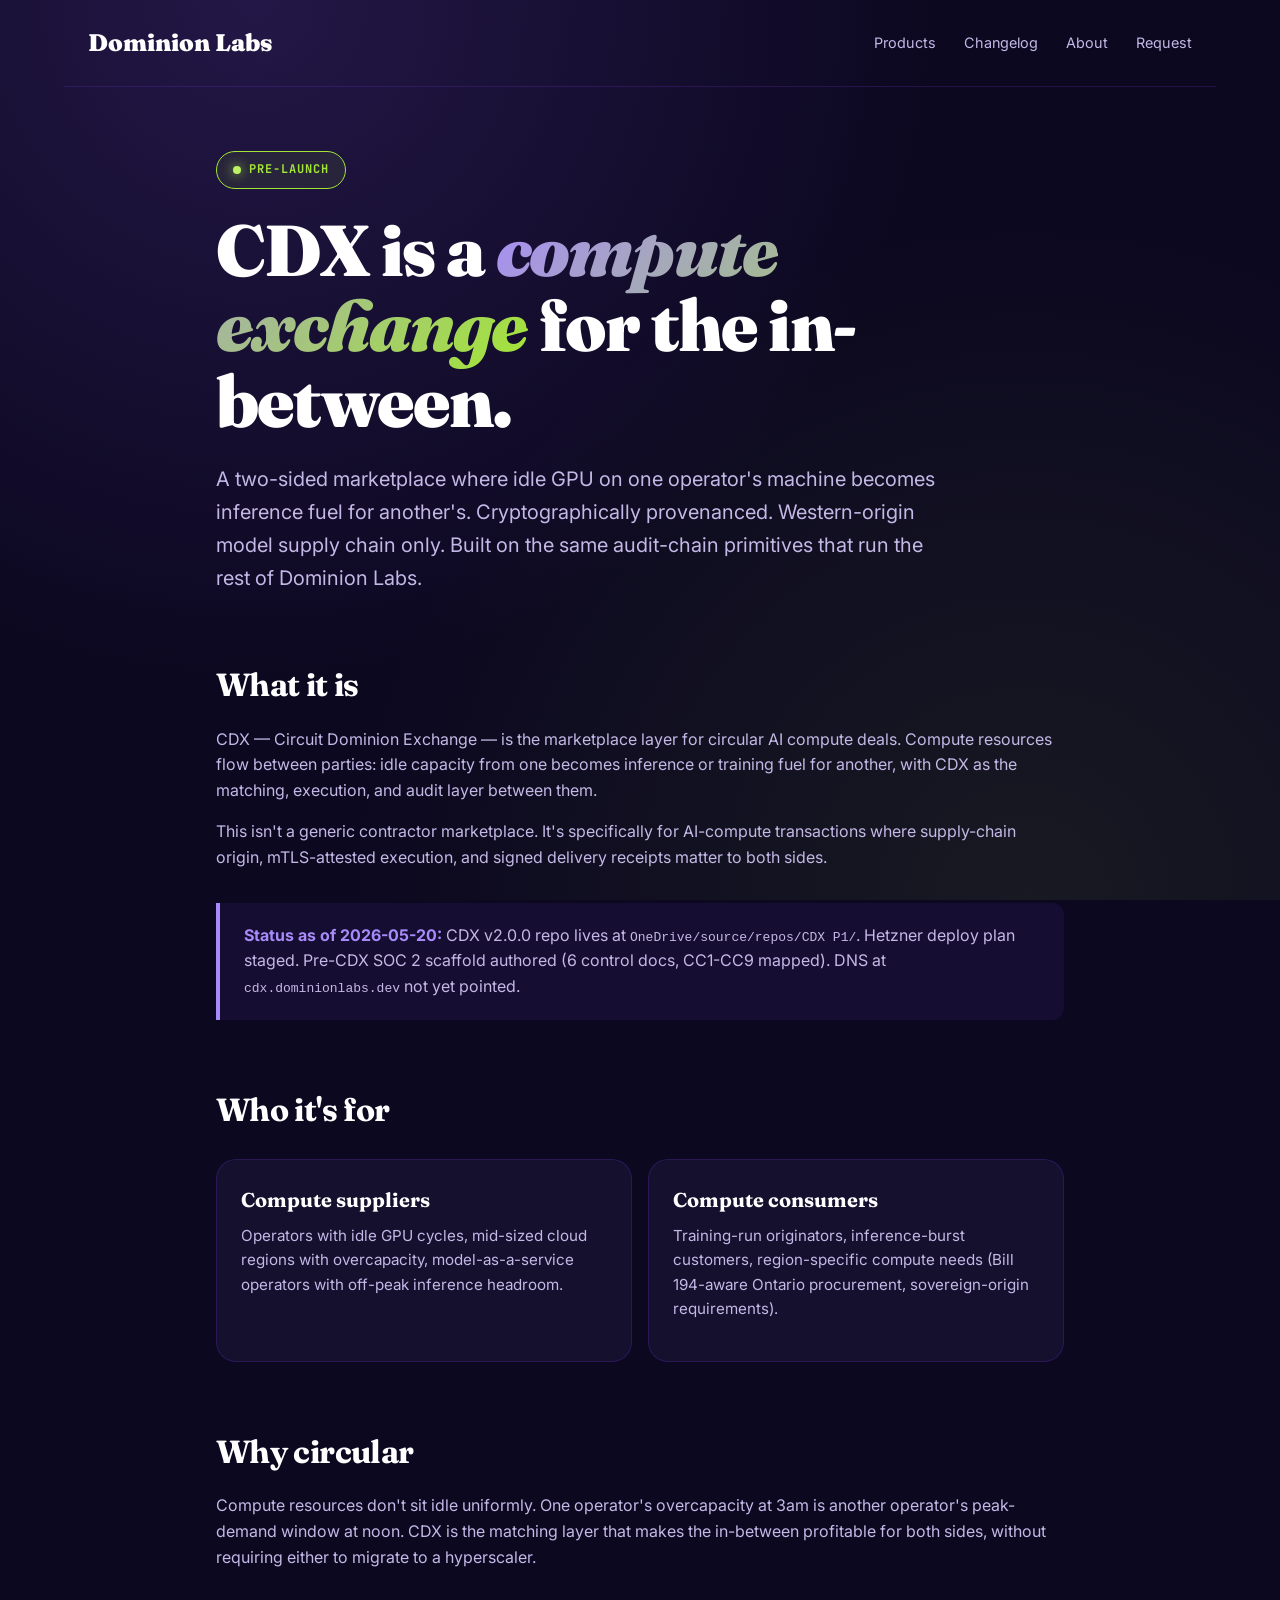
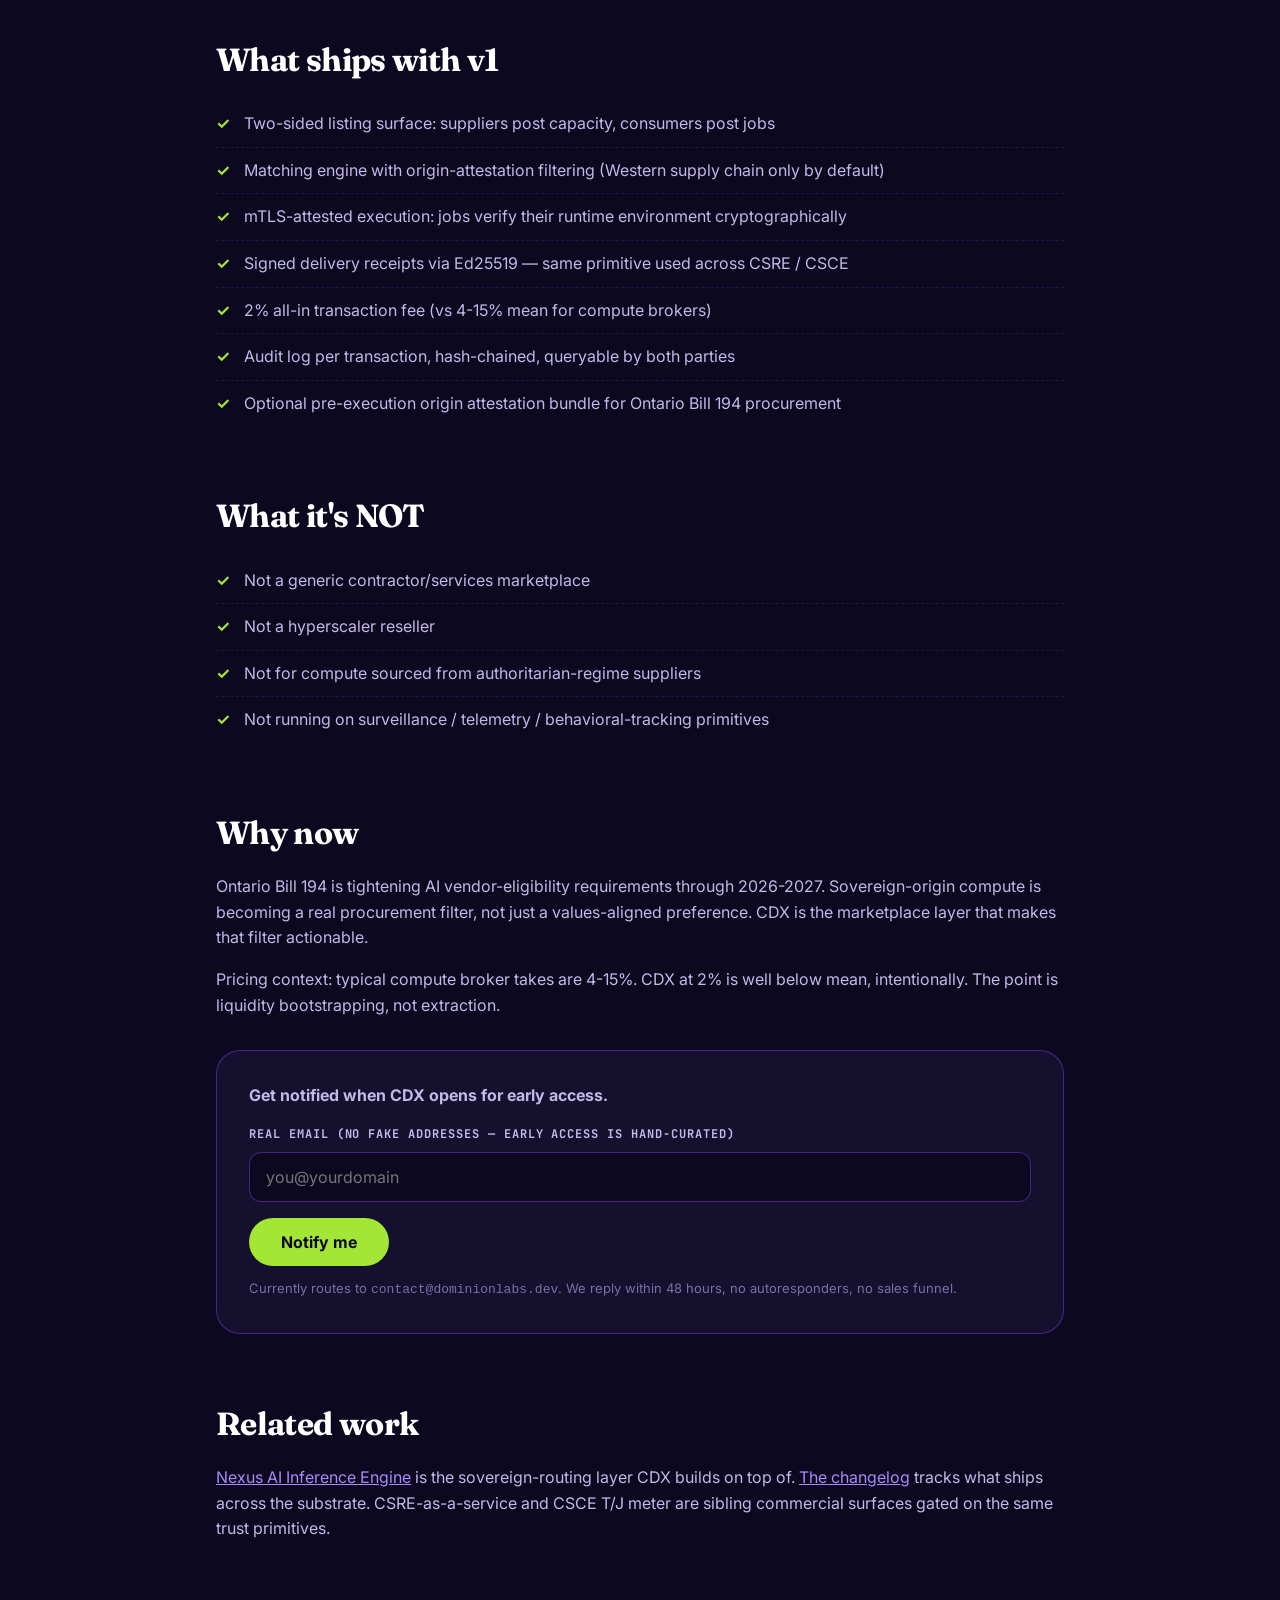
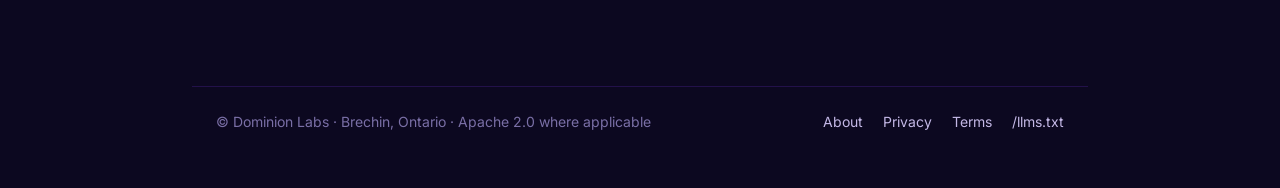
<file: public/cdx.html>
<!DOCTYPE html>
<html lang="en">
<head>
<meta charset="UTF-8">
<meta name="viewport" content="width=device-width, initial-scale=1.0">
<title>CDX — Circuit Dominion Exchange · Dominion Labs</title>
<meta name="description" content="CDX is a two-sided marketplace for circular AI/compute resource flows. Idle GPU on one machine becomes inference fuel for another, with cryptographic provenance attached. Pre-launch.">
<meta name="theme-color" content="#0a0a0f">

<meta property="og:type" content="website">
<meta property="og:url" content="https://dominionlabs.dev/cdx.html">
<meta property="og:title" content="CDX — Circuit Dominion Exchange">
<meta property="og:description" content="Two-sided marketplace for circular AI/compute resource flows. Pre-launch.">
<meta property="og:site_name" content="Dominion Labs">

<link rel="preconnect" href="https://fonts.googleapis.com">
<link rel="preconnect" href="https://fonts.gstatic.com" crossorigin>
<link href="https://fonts.googleapis.com/css2?family=Inter:wght@400;500;600;700&family=Fraunces:opsz,wght@9..144,500;9..144,700;9..144,900&family=JetBrains+Mono:wght@400;500;700&display=swap" rel="stylesheet">

<style>
:root {
  --c-bg: #0c0820;
  --c-bg-elevated: #14102e;
  --c-bg-overlay: #1d1740;
  --c-fg: #ffffff;
  --c-fg-dim: #c4b8e6;
  --c-fg-dimmer: #7a6fa6;
  --c-border: rgba(124, 58, 237, 0.2);
  --c-border-strong: rgba(124, 58, 237, 0.5);
  --c-purple: #8b5cf6;
  --c-purple-bright: #a78bfa;
  --c-purple-deep: #6d28d9;
  --c-lime: #a3e635;
  --c-lime-bright: #bef264;
  --c-lime-deep: #65a30d;
  --font-sans: 'Inter', -apple-system, BlinkMacSystemFont, 'Segoe UI', sans-serif;
  --font-serif: 'Fraunces', 'Iowan Old Style', Georgia, serif;
  --font-mono: 'JetBrains Mono', 'Cascadia Code', Menlo, Consolas, monospace;
}
* { margin: 0; padding: 0; box-sizing: border-box; }
body {
  background: var(--c-bg);
  background-image:
    radial-gradient(circle at 20% 0%, rgba(139, 92, 246, 0.18) 0%, transparent 50%),
    radial-gradient(circle at 80% 100%, rgba(163, 230, 53, 0.08) 0%, transparent 50%);
  background-attachment: fixed;
  color: var(--c-fg);
  font-family: var(--font-sans);
  line-height: 1.6;
}
a { color: var(--c-purple-bright); }
a:hover { color: var(--c-lime); }
.skip { position: absolute; left: -9999px; }
.skip:focus { left: 16px; top: 16px; padding: 12px; background: var(--c-lime); color: var(--c-bg); z-index: 999; border-radius: 6px; }

.nav {
  max-width: 72rem;
  margin: 0 auto;
  padding: 24px;
  display: flex;
  justify-content: space-between;
  align-items: center;
  border-bottom: 1px solid var(--c-border);
}
.brand { font-family: var(--font-serif); font-weight: 900; font-size: 1.5rem; }
.brand a { color: var(--c-fg); text-decoration: none; }
.nav-links a { color: var(--c-fg-dim); text-decoration: none; margin-left: 24px; font-size: 0.9rem; }
.nav-links a:hover { color: var(--c-lime); }

main {
  max-width: 56rem;
  margin: 0 auto;
  padding: 64px 24px;
}

.hero-tag {
  display: inline-flex;
  align-items: center;
  gap: 8px;
  font-family: var(--font-mono);
  font-size: 0.75rem;
  font-weight: 700;
  text-transform: uppercase;
  letter-spacing: 0.08em;
  color: var(--c-lime);
  padding: 8px 16px;
  background: rgba(163, 230, 53, 0.08);
  border: 1px solid var(--c-lime);
  border-radius: 9999px;
  margin-bottom: 24px;
}
.dot {
  width: 8px; height: 8px;
  border-radius: 50%;
  background: var(--c-lime-bright);
  box-shadow: 0 0 12px var(--c-lime);
}

h1 {
  font-family: var(--font-serif);
  font-size: clamp(2.75rem, 6vw, 4.5rem);
  font-weight: 900;
  letter-spacing: -0.025em;
  line-height: 1.05;
  margin-bottom: 24px;
  max-width: 18ch;
}
h1 em {
  font-style: italic;
  background: linear-gradient(135deg, var(--c-purple-bright) 0%, var(--c-lime) 100%);
  -webkit-background-clip: text; -webkit-text-fill-color: transparent;
  background-clip: text;
}
.lede {
  font-size: 1.25rem;
  color: var(--c-fg-dim);
  max-width: 56ch;
  margin-bottom: 48px;
  line-height: 1.65;
}

h2 {
  font-family: var(--font-serif);
  font-size: 2rem;
  font-weight: 700;
  margin-bottom: 16px;
  margin-top: 64px;
  letter-spacing: -0.02em;
}
p { margin-bottom: 16px; color: var(--c-fg-dim); }

.card-grid {
  display: grid;
  grid-template-columns: repeat(auto-fit, minmax(240px, 1fr));
  gap: 16px;
  margin-top: 24px;
}
.card {
  background: var(--c-bg-elevated);
  border: 1px solid var(--c-border);
  border-radius: 20px;
  padding: 24px;
}
.card-name {
  font-family: var(--font-serif);
  font-size: 1.25rem;
  font-weight: 700;
  margin-bottom: 8px;
}
.card-body { color: var(--c-fg-dim); font-size: 0.95rem; }

.feature-list {
  list-style: none;
  margin-top: 16px;
}
.feature-list li {
  padding: 10px 0;
  padding-left: 28px;
  position: relative;
  color: var(--c-fg-dim);
  border-bottom: 1px dashed var(--c-border);
}
.feature-list li:last-child { border-bottom: none; }
.feature-list li::before {
  content: "✓";
  position: absolute;
  left: 0;
  color: var(--c-lime);
  font-weight: 700;
}

.notify-form {
  margin-top: 32px;
  padding: 32px;
  background: var(--c-bg-elevated);
  border: 1px solid var(--c-border-strong);
  border-radius: 24px;
}
.notify-form label {
  display: block;
  font-family: var(--font-mono);
  font-size: 0.75rem;
  font-weight: 700;
  text-transform: uppercase;
  letter-spacing: 0.08em;
  color: var(--c-fg-dim);
  margin-bottom: 8px;
}
.notify-form input[type=email] {
  width: 100%;
  padding: 14px 16px;
  background: var(--c-bg);
  border: 1px solid var(--c-border-strong);
  border-radius: 12px;
  color: var(--c-fg);
  font-size: 1rem;
  font-family: var(--font-sans);
  margin-bottom: 16px;
}
.notify-form input[type=email]:focus {
  outline: none;
  border-color: var(--c-lime);
}
.notify-form .btn {
  display: inline-block;
  background: var(--c-lime);
  color: var(--c-bg);
  border: none;
  padding: 14px 32px;
  border-radius: 9999px;
  font-weight: 700;
  font-size: 1rem;
  cursor: pointer;
  font-family: var(--font-sans);
}
.notify-form .btn:hover {
  background: var(--c-lime-bright);
}
.notify-form .note {
  font-size: 0.8125rem;
  color: var(--c-fg-dimmer);
  margin-top: 12px;
  margin-bottom: 0;
}

.callout {
  background: rgba(139, 92, 246, 0.08);
  border-left: 4px solid var(--c-purple-bright);
  padding: 20px 24px;
  border-radius: 0 12px 12px 0;
  margin: 32px 0;
  color: var(--c-fg-dim);
}
.callout strong { color: var(--c-purple-bright); }

footer {
  max-width: 56rem;
  margin: 64px auto 32px;
  padding: 24px;
  font-size: 0.875rem;
  color: var(--c-fg-dimmer);
  border-top: 1px solid var(--c-border);
  display: flex;
  justify-content: space-between;
  flex-wrap: wrap;
  gap: 16px;
}
footer a { color: var(--c-fg-dim); text-decoration: none; margin-left: 16px; }
footer a:hover { color: var(--c-lime); }
@media (max-width: 640px) {
  footer { flex-direction: column; }
}
</style>
</head>
<body>
<a class="skip" href="#main">Skip to content</a>

<nav class="nav">
  <div class="brand"><a href="/">Dominion Labs</a></div>
  <div class="nav-links">
    <a href="/#products">Products</a>
    <a href="/changelog.html">Changelog</a>
    <a href="/about.html">About</a>
    <a href="/request.html">Request</a>
  </div>
</nav>

<main id="main">

<div class="hero-tag"><span class="dot"></span> Pre-launch</div>

<h1>CDX is a <em>compute exchange</em> for the in-between.</h1>

<p class="lede">A two-sided marketplace where idle GPU on one operator's machine becomes inference fuel for another's. Cryptographically provenanced. Western-origin model supply chain only. Built on the same audit-chain primitives that run the rest of Dominion Labs.</p>

<h2>What it is</h2>
<p>CDX — Circuit Dominion Exchange — is the marketplace layer for circular AI compute deals. Compute resources flow between parties: idle capacity from one becomes inference or training fuel for another, with CDX as the matching, execution, and audit layer between them.</p>

<p>This isn't a generic contractor marketplace. It's specifically for AI-compute transactions where supply-chain origin, mTLS-attested execution, and signed delivery receipts matter to both sides.</p>

<div class="callout">
  <strong>Status as of 2026-05-20:</strong> CDX v2.0.0 repo lives at <code>OneDrive/source/repos/CDX P1/</code>. Hetzner deploy plan staged. Pre-CDX SOC 2 scaffold authored (6 control docs, CC1-CC9 mapped). DNS at <code>cdx.dominionlabs.dev</code> not yet pointed.
</div>

<h2>Who it's for</h2>

<div class="card-grid">
  <div class="card">
    <div class="card-name">Compute suppliers</div>
    <p class="card-body">Operators with idle GPU cycles, mid-sized cloud regions with overcapacity, model-as-a-service operators with off-peak inference headroom.</p>
  </div>
  <div class="card">
    <div class="card-name">Compute consumers</div>
    <p class="card-body">Training-run originators, inference-burst customers, region-specific compute needs (Bill 194-aware Ontario procurement, sovereign-origin requirements).</p>
  </div>
</div>

<h2>Why circular</h2>
<p>Compute resources don't sit idle uniformly. One operator's overcapacity at 3am is another operator's peak-demand window at noon. CDX is the matching layer that makes the in-between profitable for both sides, without requiring either to migrate to a hyperscaler.</p>

<h2>What ships with v1</h2>
<ul class="feature-list">
  <li>Two-sided listing surface: suppliers post capacity, consumers post jobs</li>
  <li>Matching engine with origin-attestation filtering (Western supply chain only by default)</li>
  <li>mTLS-attested execution: jobs verify their runtime environment cryptographically</li>
  <li>Signed delivery receipts via Ed25519 — same primitive used across CSRE / CSCE</li>
  <li>2% all-in transaction fee (vs 4-15% mean for compute brokers)</li>
  <li>Audit log per transaction, hash-chained, queryable by both parties</li>
  <li>Optional pre-execution origin attestation bundle for Ontario Bill 194 procurement</li>
</ul>

<h2>What it's NOT</h2>
<ul class="feature-list" style="margin-top: 16px;">
  <li>Not a generic contractor/services marketplace</li>
  <li>Not a hyperscaler reseller</li>
  <li>Not for compute sourced from authoritarian-regime suppliers</li>
  <li>Not running on surveillance / telemetry / behavioral-tracking primitives</li>
</ul>

<h2>Why now</h2>
<p>Ontario Bill 194 is tightening AI vendor-eligibility requirements through 2026-2027. Sovereign-origin compute is becoming a real procurement filter, not just a values-aligned preference. CDX is the marketplace layer that makes that filter actionable.</p>

<p>Pricing context: typical compute broker takes are 4-15%. CDX at 2% is well below mean, intentionally. The point is liquidity bootstrapping, not extraction.</p>

<div class="notify-form">
  <p style="margin-bottom: 16px;"><strong>Get notified when CDX opens for early access.</strong></p>
  <label for="cdx-email">Real email (no fake addresses — early access is hand-curated)</label>
  <form action="mailto:contact@dominionlabs.dev" method="get" enctype="text/plain">
    <input type="hidden" name="subject" value="CDX early access interest">
    <input type="email" name="body" id="cdx-email" placeholder="you@yourdomain" required>
    <button type="submit" class="btn">Notify me</button>
  </form>
  <p class="note">Currently routes to <code>contact@dominionlabs.dev</code>. We reply within 48 hours, no autoresponders, no sales funnel.</p>
</div>

<h2>Related work</h2>
<p>
  <a href="https://nexus.dominionlabs.dev">Nexus AI Inference Engine</a> is the sovereign-routing layer CDX builds on top of.
  <a href="/changelog.html">The changelog</a> tracks what ships across the substrate.
  CSRE-as-a-service and CSCE T/J meter are sibling commercial surfaces gated on the same trust primitives.
</p>

</main>

<footer>
  <div>© Dominion Labs · Brechin, Ontario · Apache 2.0 where applicable</div>
  <div>
    <a href="/about.html">About</a>
    <a href="/privacy.html">Privacy</a>
    <a href="/terms.html">Terms</a>
    <a href="/llms.txt">/llms.txt</a>
  </div>
</footer>

</body>
</html>
</file>
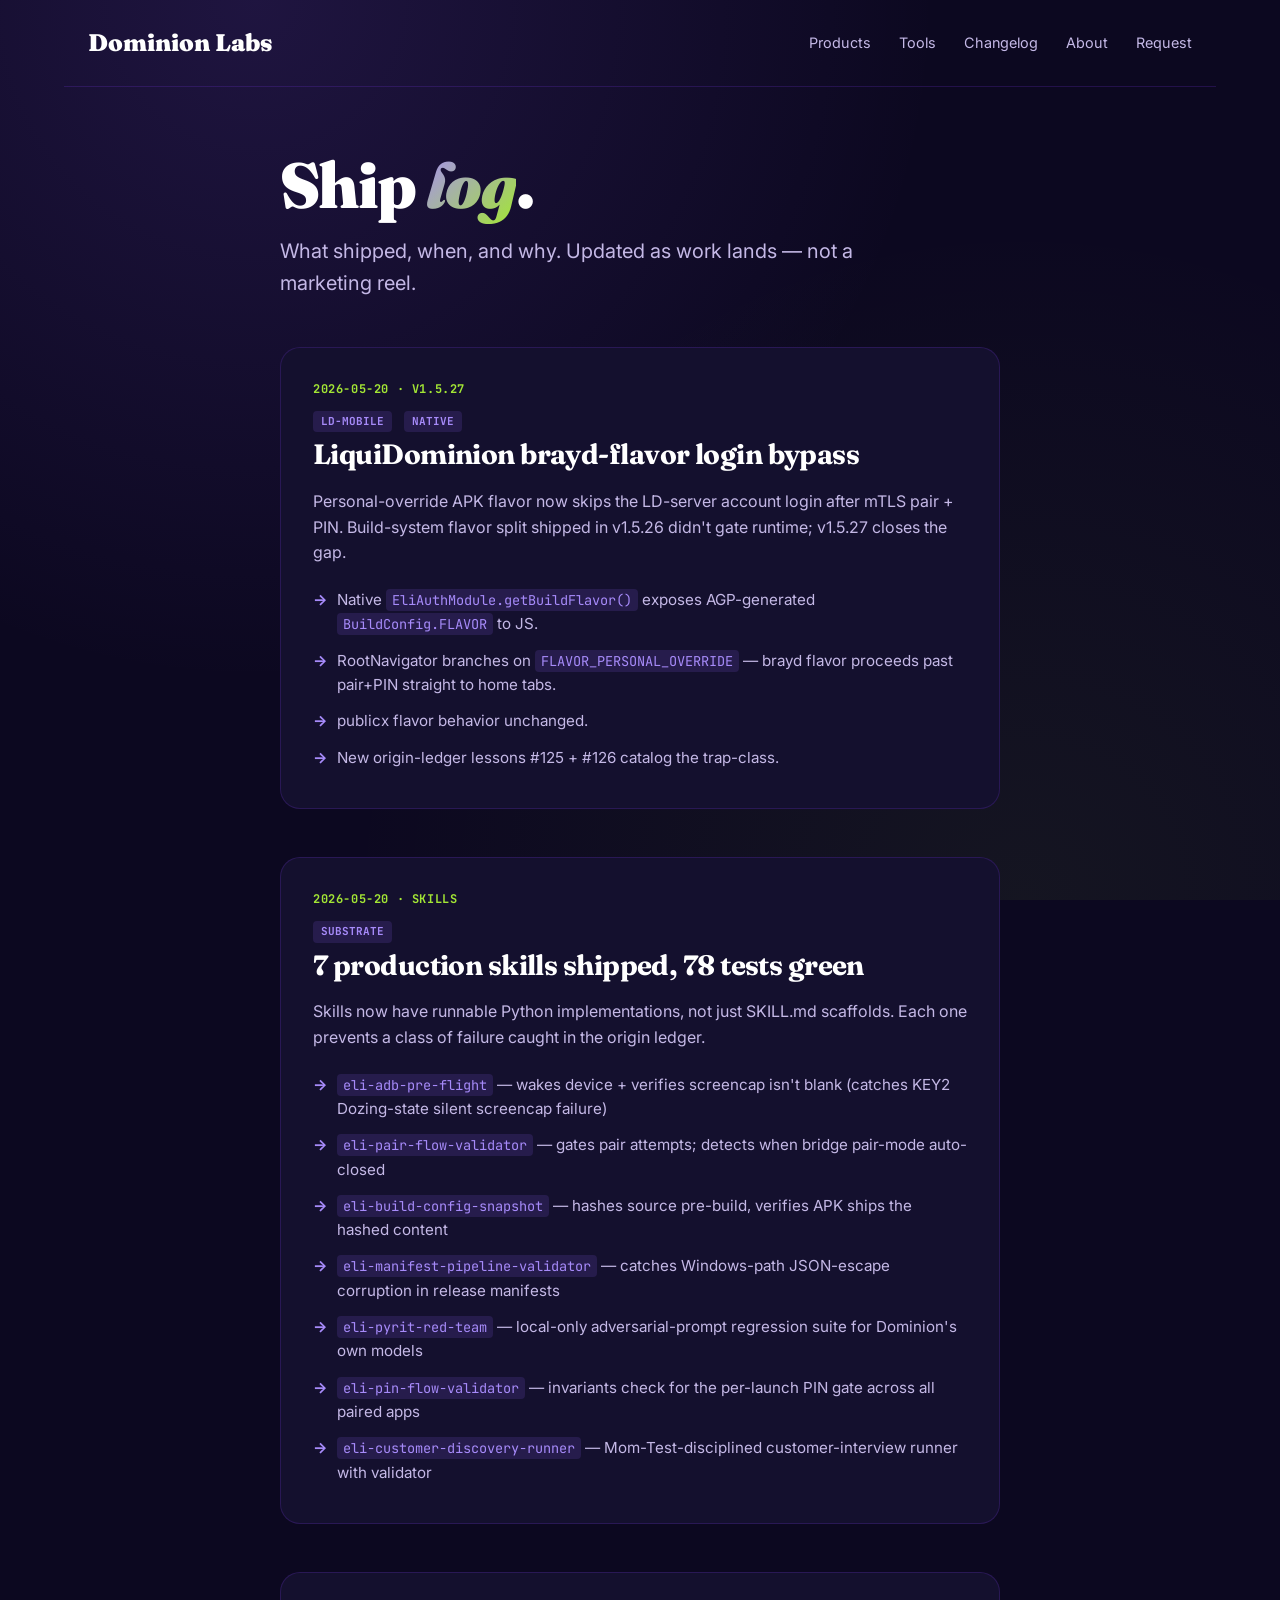
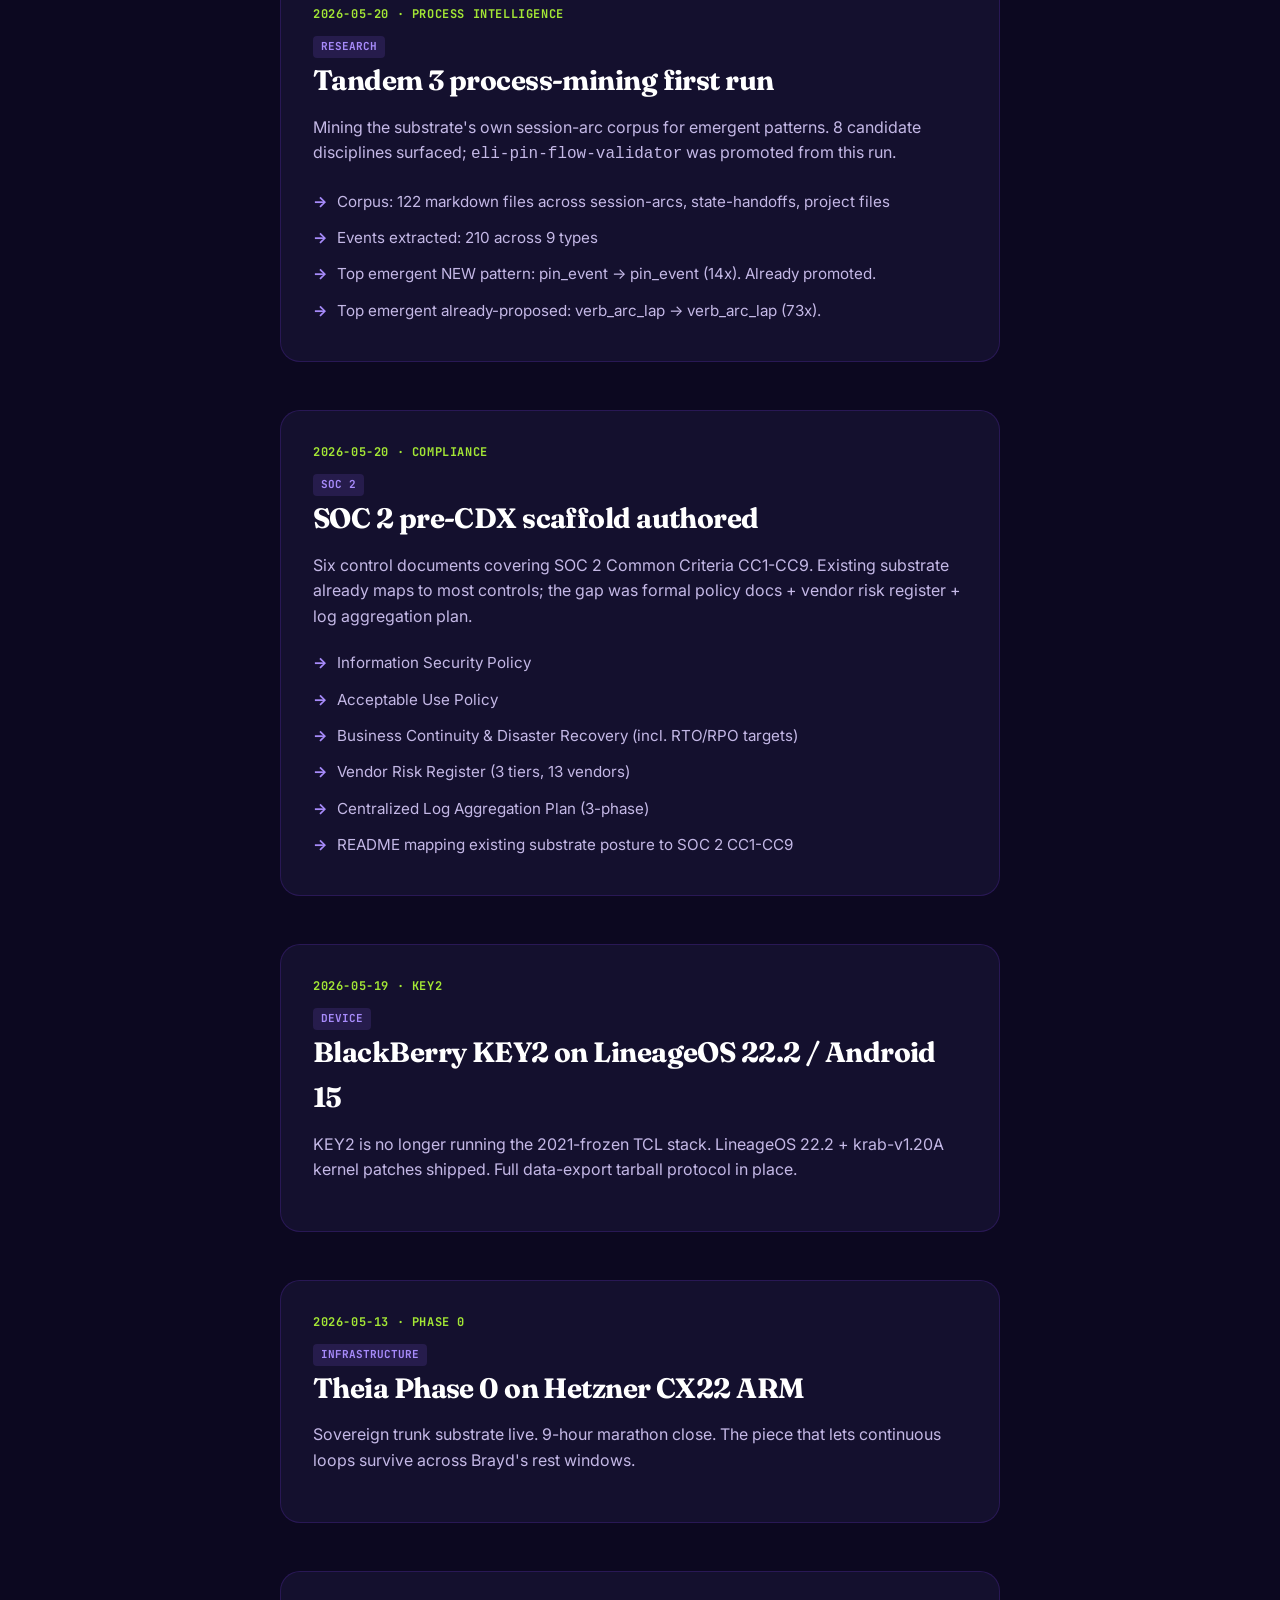
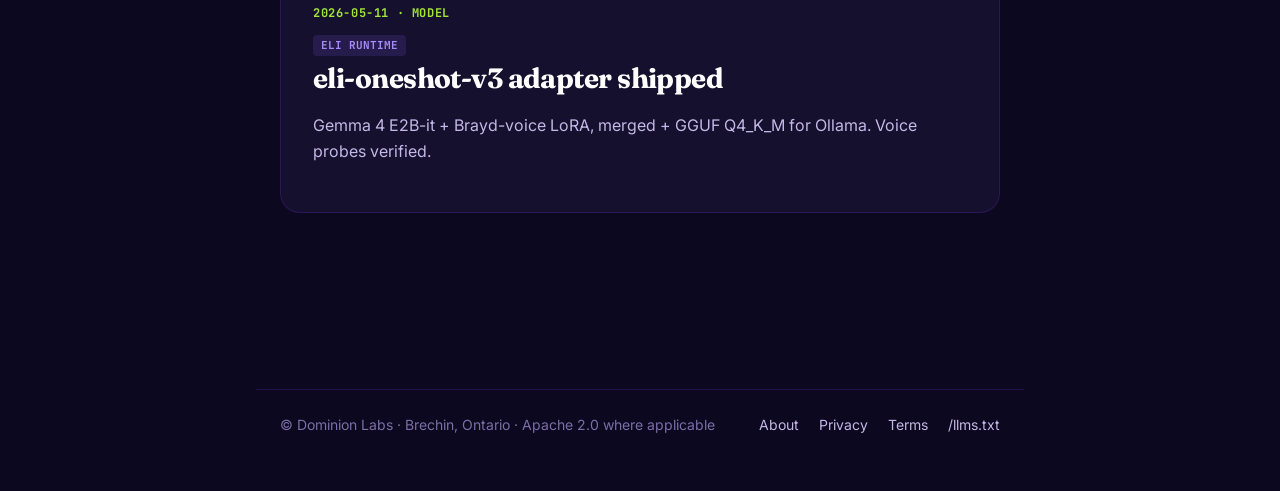
<file: public/changelog.html>
<!DOCTYPE html>
<html lang="en">
<head>
<meta charset="UTF-8">
<meta name="viewport" content="width=device-width, initial-scale=1.0">
<title>Changelog — Dominion Labs</title>
<meta name="description" content="What shipped, when, and why. Plain ship log for Dominion Labs.">
<meta name="theme-color" content="#0a0a0f">

<meta property="og:type" content="article">
<meta property="og:url" content="https://dominionlabs.dev/changelog.html">
<meta property="og:title" content="Changelog — Dominion Labs">
<meta property="og:description" content="What shipped, when, and why. Plain ship log.">
<meta property="og:site_name" content="Dominion Labs">

<link rel="preconnect" href="https://fonts.googleapis.com">
<link rel="preconnect" href="https://fonts.gstatic.com" crossorigin>
<link href="https://fonts.googleapis.com/css2?family=Inter:wght@400;500;600;700&family=Fraunces:opsz,wght@9..144,500;9..144,700;9..144,900&family=JetBrains+Mono:wght@400;500;700&display=swap" rel="stylesheet">

<style>
:root {
  --c-bg: #0c0820;
  --c-bg-elevated: #14102e;
  --c-fg: #ffffff;
  --c-fg-dim: #c4b8e6;
  --c-fg-dimmer: #7a6fa6;
  --c-border: rgba(124, 58, 237, 0.2);
  --c-border-strong: rgba(124, 58, 237, 0.5);
  --c-purple: #8b5cf6;
  --c-purple-bright: #a78bfa;
  --c-purple-deep: #6d28d9;
  --c-lime: #a3e635;
  --c-lime-bright: #bef264;
  --font-sans: 'Inter', -apple-system, BlinkMacSystemFont, 'Segoe UI', sans-serif;
  --font-serif: 'Fraunces', 'Iowan Old Style', Georgia, serif;
  --font-mono: 'JetBrains Mono', 'Cascadia Code', Menlo, Consolas, monospace;
}
* { margin: 0; padding: 0; box-sizing: border-box; }
body {
  background: var(--c-bg);
  background-image:
    radial-gradient(circle at 20% 0%, rgba(139, 92, 246, 0.15) 0%, transparent 50%),
    radial-gradient(circle at 80% 100%, rgba(163, 230, 53, 0.06) 0%, transparent 50%);
  background-attachment: fixed;
  color: var(--c-fg);
  font-family: var(--font-sans);
  font-size: 1rem;
  line-height: 1.6;
}
a { color: var(--c-purple-bright); }
a:hover { color: var(--c-lime); }
.skip { position: absolute; left: -9999px; }
.skip:focus { left: 16px; top: 16px; padding: 12px; background: var(--c-lime); color: var(--c-bg); z-index: 999; border-radius: 6px; }

.nav {
  max-width: 72rem;
  margin: 0 auto;
  padding: 24px;
  display: flex;
  justify-content: space-between;
  align-items: center;
  border-bottom: 1px solid var(--c-border);
}
.brand { font-family: var(--font-serif); font-weight: 900; font-size: 1.5rem; }
.brand a { color: var(--c-fg); text-decoration: none; }
.nav-links a { color: var(--c-fg-dim); text-decoration: none; margin-left: 24px; font-size: 0.9rem; }
.nav-links a:hover { color: var(--c-lime); }

main {
  max-width: 48rem;
  margin: 0 auto;
  padding: 64px 24px;
}

h1 {
  font-family: var(--font-serif);
  font-size: clamp(2.5rem, 5vw, 4rem);
  font-weight: 900;
  letter-spacing: -0.025em;
  line-height: 1.05;
  margin-bottom: 16px;
}
h1 em {
  font-style: italic;
  background: linear-gradient(135deg, var(--c-purple-bright) 0%, var(--c-lime) 100%);
  -webkit-background-clip: text; -webkit-text-fill-color: transparent;
  background-clip: text;
}

.lede {
  font-size: 1.25rem;
  color: var(--c-fg-dim);
  margin-bottom: 48px;
  max-width: 36rem;
}

.entry {
  margin-bottom: 48px;
  padding: 32px;
  background: var(--c-bg-elevated);
  border: 1px solid var(--c-border);
  border-radius: 20px;
  position: relative;
}
.entry-date {
  font-family: var(--font-mono);
  font-size: 0.75rem;
  font-weight: 700;
  text-transform: uppercase;
  letter-spacing: 0.05em;
  color: var(--c-lime);
  margin-bottom: 8px;
}
.entry-title {
  font-family: var(--font-serif);
  font-size: 1.75rem;
  font-weight: 700;
  margin-bottom: 12px;
  letter-spacing: -0.02em;
}
.entry-summary {
  color: var(--c-fg-dim);
  margin-bottom: 16px;
}
.entry-body {
  color: var(--c-fg);
  font-size: 0.95rem;
}
.entry-body ul {
  list-style: none;
  padding-left: 0;
}
.entry-body li {
  padding: 6px 0;
  padding-left: 24px;
  position: relative;
  color: var(--c-fg-dim);
}
.entry-body li::before {
  content: "→";
  position: absolute;
  left: 0;
  color: var(--c-purple-bright);
  font-weight: 700;
}
.entry-body code {
  font-family: var(--font-mono);
  font-size: 0.85rem;
  background: rgba(139, 92, 246, 0.15);
  padding: 2px 6px;
  border-radius: 4px;
  color: var(--c-purple-bright);
}

.entry-tag {
  display: inline-block;
  font-family: var(--font-mono);
  font-size: 0.6875rem;
  font-weight: 700;
  text-transform: uppercase;
  color: var(--c-purple-bright);
  background: rgba(139, 92, 246, 0.15);
  padding: 2px 8px;
  border-radius: 4px;
  margin-right: 8px;
}

footer {
  max-width: 48rem;
  margin: 64px auto 32px;
  padding: 24px;
  font-size: 0.875rem;
  color: var(--c-fg-dimmer);
  border-top: 1px solid var(--c-border);
  display: flex;
  justify-content: space-between;
  flex-wrap: wrap;
  gap: 16px;
}
footer a { color: var(--c-fg-dim); text-decoration: none; margin-left: 16px; }
footer a:hover { color: var(--c-lime); }
@media (max-width: 640px) {
  footer { flex-direction: column; }
  footer > div { margin: 0; }
}
</style>
</head>
<body>
<a class="skip" href="#main">Skip to content</a>

<nav class="nav">
  <div class="brand"><a href="/">Dominion Labs</a></div>
  <div class="nav-links">
    <a href="/#products">Products</a>
    <a href="/#tools">Tools</a>
    <a href="/changelog.html">Changelog</a>
    <a href="/about.html">About</a>
    <a href="/request.html">Request</a>
  </div>
</nav>

<main id="main">

<h1>Ship <em>log</em>.</h1>
<p class="lede">What shipped, when, and why. Updated as work lands — not a marketing reel.</p>

<article class="entry">
  <div class="entry-date">2026-05-20 · v1.5.27</div>
  <span class="entry-tag">ld-mobile</span>
  <span class="entry-tag">native</span>
  <h2 class="entry-title">LiquiDominion brayd-flavor login bypass</h2>
  <p class="entry-summary">Personal-override APK flavor now skips the LD-server account login after mTLS pair + PIN. Build-system flavor split shipped in v1.5.26 didn't gate runtime; v1.5.27 closes the gap.</p>
  <div class="entry-body">
    <ul>
      <li>Native <code>EliAuthModule.getBuildFlavor()</code> exposes AGP-generated <code>BuildConfig.FLAVOR</code> to JS.</li>
      <li>RootNavigator branches on <code>FLAVOR_PERSONAL_OVERRIDE</code> — brayd flavor proceeds past pair+PIN straight to home tabs.</li>
      <li>publicx flavor behavior unchanged.</li>
      <li>New origin-ledger lessons #125 + #126 catalog the trap-class.</li>
    </ul>
  </div>
</article>

<article class="entry">
  <div class="entry-date">2026-05-20 · skills</div>
  <span class="entry-tag">substrate</span>
  <h2 class="entry-title">7 production skills shipped, 78 tests green</h2>
  <p class="entry-summary">Skills now have runnable Python implementations, not just SKILL.md scaffolds. Each one prevents a class of failure caught in the origin ledger.</p>
  <div class="entry-body">
    <ul>
      <li><code>eli-adb-pre-flight</code> — wakes device + verifies screencap isn't blank (catches KEY2 Dozing-state silent screencap failure)</li>
      <li><code>eli-pair-flow-validator</code> — gates pair attempts; detects when bridge pair-mode auto-closed</li>
      <li><code>eli-build-config-snapshot</code> — hashes source pre-build, verifies APK ships the hashed content</li>
      <li><code>eli-manifest-pipeline-validator</code> — catches Windows-path JSON-escape corruption in release manifests</li>
      <li><code>eli-pyrit-red-team</code> — local-only adversarial-prompt regression suite for Dominion's own models</li>
      <li><code>eli-pin-flow-validator</code> — invariants check for the per-launch PIN gate across all paired apps</li>
      <li><code>eli-customer-discovery-runner</code> — Mom-Test-disciplined customer-interview runner with validator</li>
    </ul>
  </div>
</article>

<article class="entry">
  <div class="entry-date">2026-05-20 · process intelligence</div>
  <span class="entry-tag">research</span>
  <h2 class="entry-title">Tandem 3 process-mining first run</h2>
  <p class="entry-summary">Mining the substrate's own session-arc corpus for emergent patterns. 8 candidate disciplines surfaced; <code>eli-pin-flow-validator</code> was promoted from this run.</p>
  <div class="entry-body">
    <ul>
      <li>Corpus: 122 markdown files across session-arcs, state-handoffs, project files</li>
      <li>Events extracted: 210 across 9 types</li>
      <li>Top emergent NEW pattern: pin_event → pin_event (14x). Already promoted.</li>
      <li>Top emergent already-proposed: verb_arc_lap → verb_arc_lap (73x).</li>
    </ul>
  </div>
</article>

<article class="entry">
  <div class="entry-date">2026-05-20 · compliance</div>
  <span class="entry-tag">soc 2</span>
  <h2 class="entry-title">SOC 2 pre-CDX scaffold authored</h2>
  <p class="entry-summary">Six control documents covering SOC 2 Common Criteria CC1-CC9. Existing substrate already maps to most controls; the gap was formal policy docs + vendor risk register + log aggregation plan.</p>
  <div class="entry-body">
    <ul>
      <li>Information Security Policy</li>
      <li>Acceptable Use Policy</li>
      <li>Business Continuity &amp; Disaster Recovery (incl. RTO/RPO targets)</li>
      <li>Vendor Risk Register (3 tiers, 13 vendors)</li>
      <li>Centralized Log Aggregation Plan (3-phase)</li>
      <li>README mapping existing substrate posture to SOC 2 CC1-CC9</li>
    </ul>
  </div>
</article>

<article class="entry">
  <div class="entry-date">2026-05-19 · key2</div>
  <span class="entry-tag">device</span>
  <h2 class="entry-title">BlackBerry KEY2 on LineageOS 22.2 / Android 15</h2>
  <p class="entry-summary">KEY2 is no longer running the 2021-frozen TCL stack. LineageOS 22.2 + krab-v1.20A kernel patches shipped. Full data-export tarball protocol in place.</p>
</article>

<article class="entry">
  <div class="entry-date">2026-05-13 · phase 0</div>
  <span class="entry-tag">infrastructure</span>
  <h2 class="entry-title">Theia Phase 0 on Hetzner CX22 ARM</h2>
  <p class="entry-summary">Sovereign trunk substrate live. 9-hour marathon close. The piece that lets continuous loops survive across Brayd's rest windows.</p>
</article>

<article class="entry">
  <div class="entry-date">2026-05-11 · model</div>
  <span class="entry-tag">eli runtime</span>
  <h2 class="entry-title">eli-oneshot-v3 adapter shipped</h2>
  <p class="entry-summary">Gemma 4 E2B-it + Brayd-voice LoRA, merged + GGUF Q4_K_M for Ollama. Voice probes verified.</p>
</article>

</main>

<footer>
  <div>© Dominion Labs · Brechin, Ontario · Apache 2.0 where applicable</div>
  <div>
    <a href="/about.html">About</a>
    <a href="/privacy.html">Privacy</a>
    <a href="/terms.html">Terms</a>
    <a href="/llms.txt">/llms.txt</a>
  </div>
</footer>

</body>
</html>
</file>
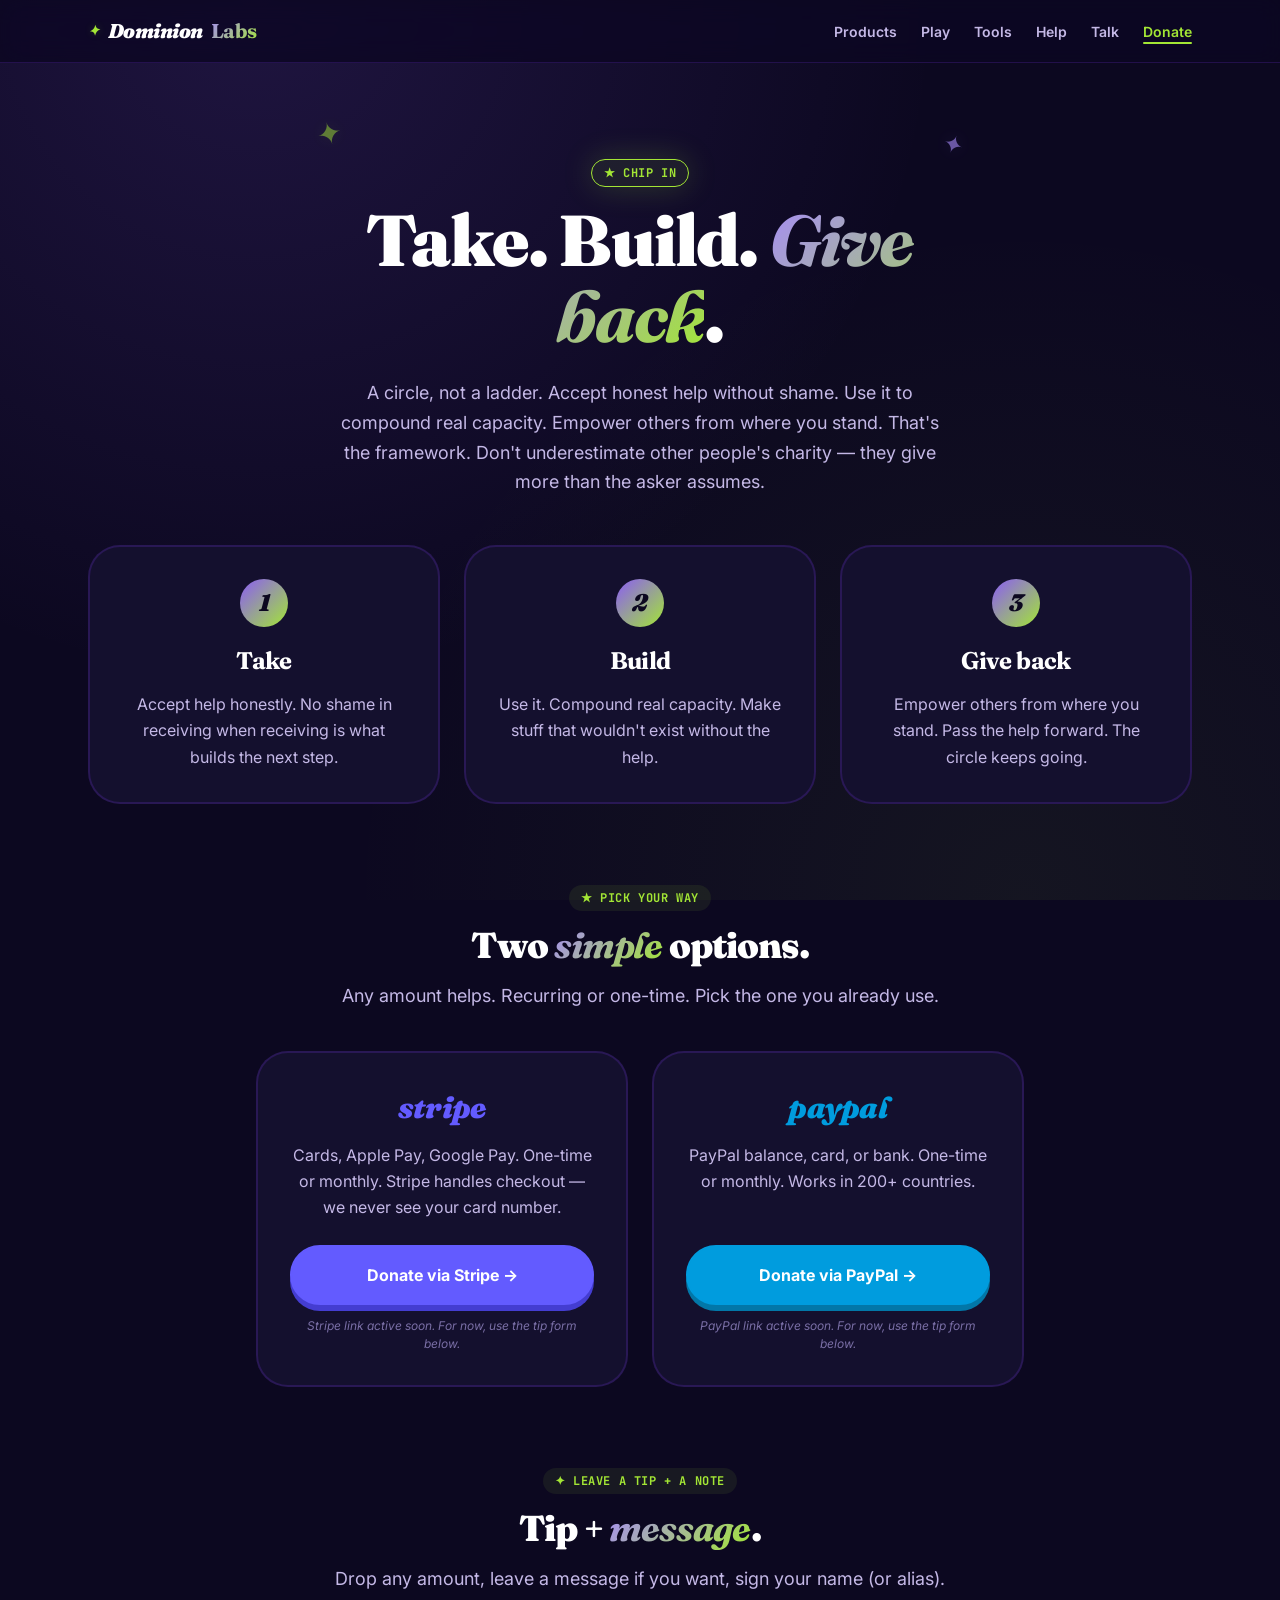
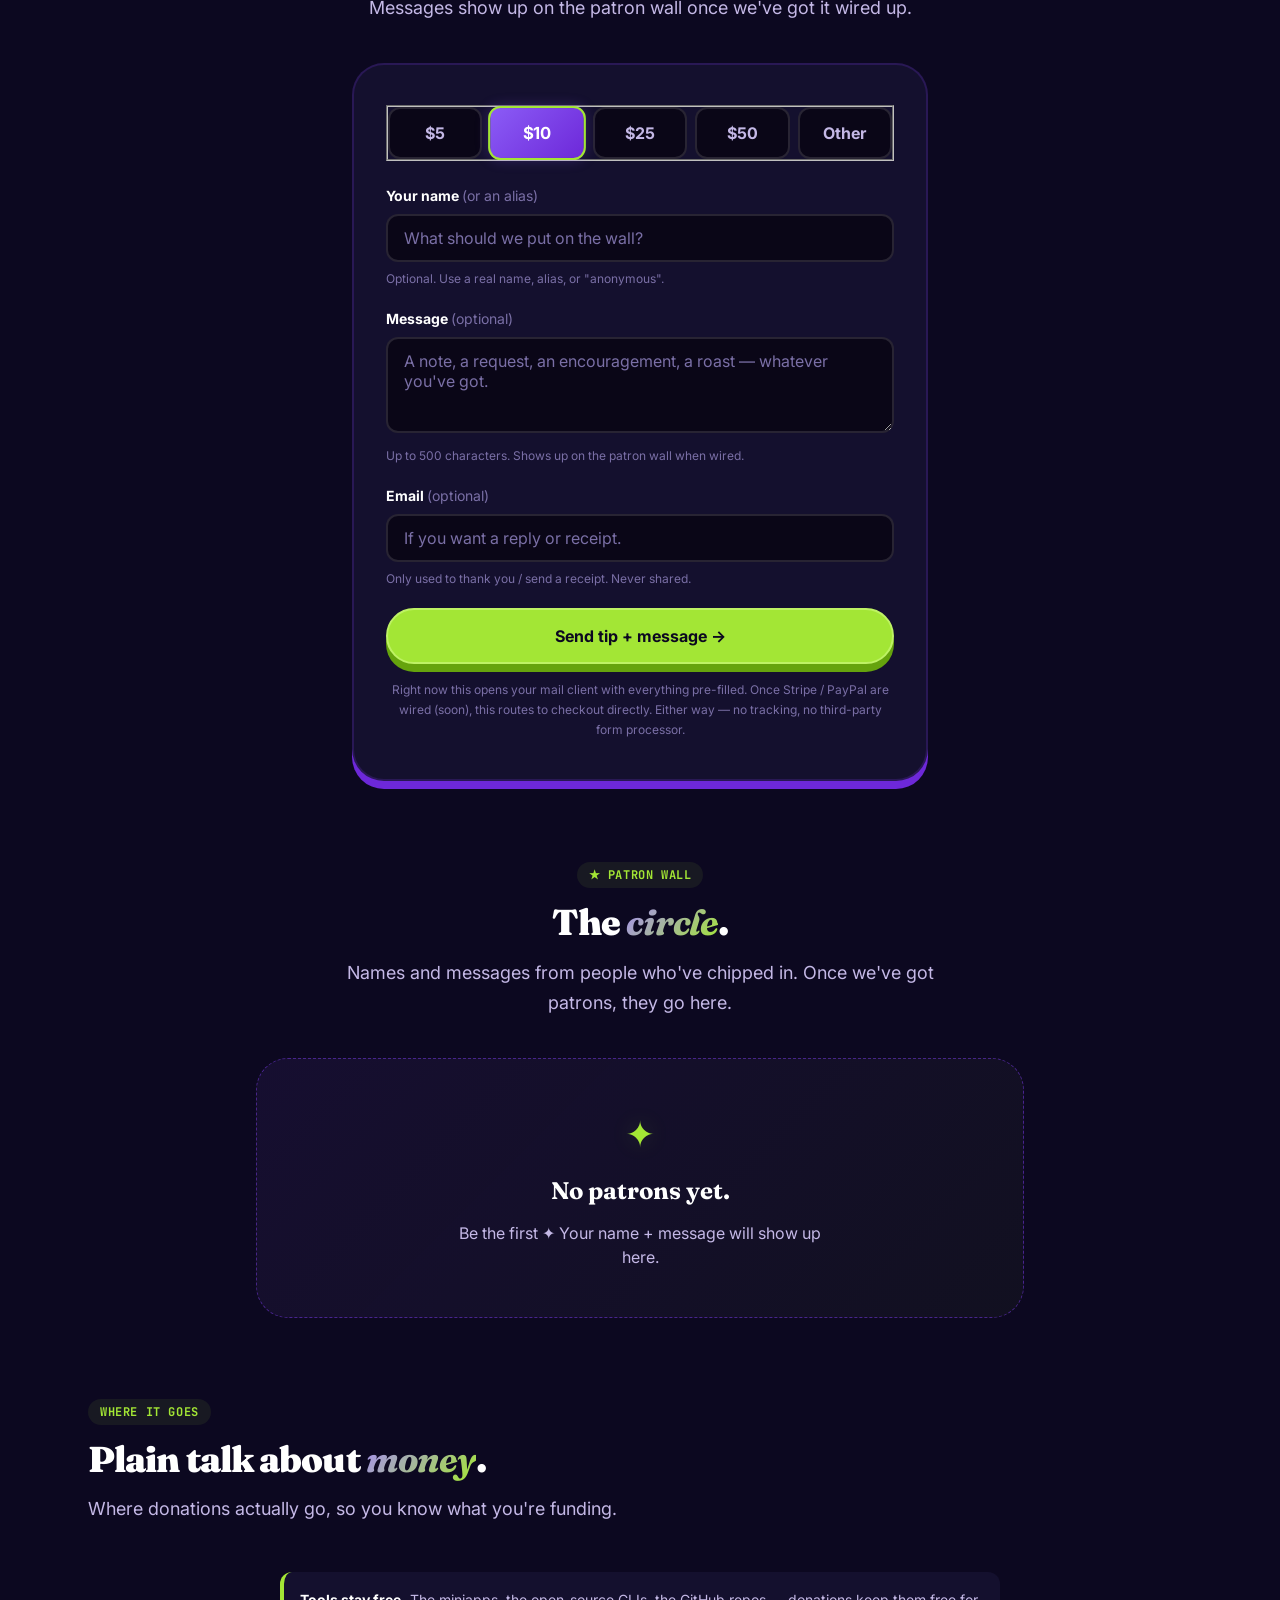
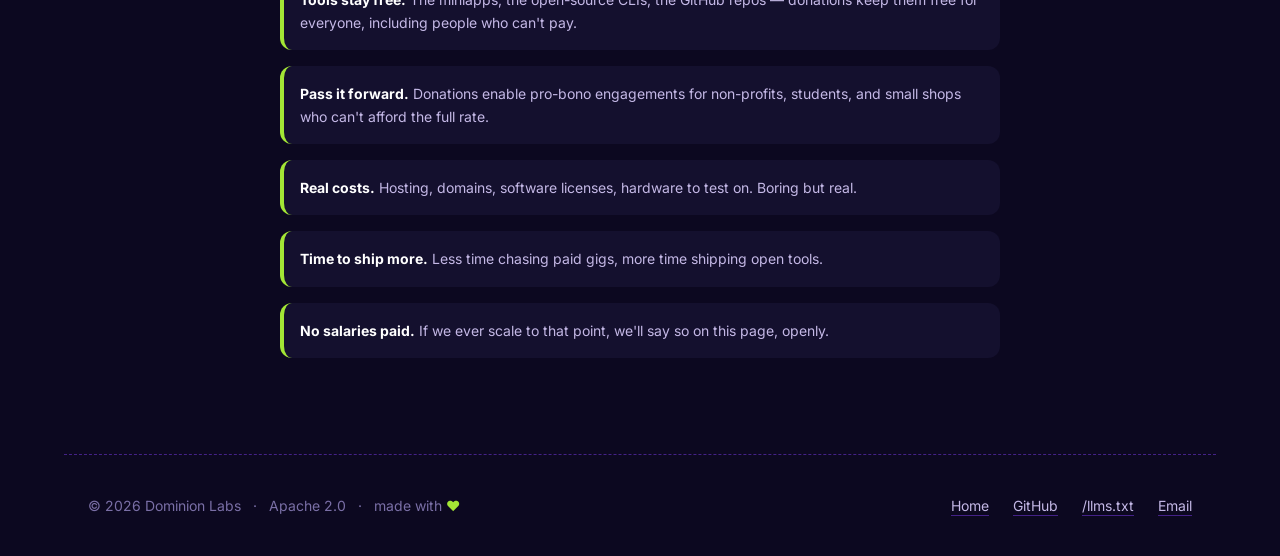
<file: public/donate.html>
<!DOCTYPE html>
<html lang="en">
<head>
<meta charset="UTF-8">
<meta name="viewport" content="width=device-width, initial-scale=1.0">
<title>Chip in — Dominion Labs</title>
<meta name="description" content="Take. Build. Give back. Help fund Dominion Labs so we can ship more free tools and pass it forward.">
<meta name="theme-color" content="#0c0820">

<meta property="og:type" content="website">
<meta property="og:url" content="https://dominionlabs.dev/donate.html">
<meta property="og:title" content="Chip in — Dominion Labs">
<meta property="og:description" content="Take. Build. Give back. A circle, not a ladder.">
<meta property="og:site_name" content="Dominion Labs">
<meta name="twitter:card" content="summary_large_image">

<link rel="preconnect" href="https://fonts.googleapis.com">
<link rel="preconnect" href="https://fonts.gstatic.com" crossorigin>
<link href="https://fonts.googleapis.com/css2?family=Inter:wght@400;500;600;700&family=Fraunces:opsz,wght@9..144,500;9..144,700;9..144,900&family=JetBrains+Mono:wght@400;500;700&display=swap" rel="stylesheet">

<style>
:root {
  --c-bg: #0c0820;
  --c-bg-elevated: #14102e;
  --c-bg-input: #0a0617;
  --c-fg: #ffffff;
  --c-fg-dim: #c4b8e6;
  --c-fg-dimmer: #7a6fa6;
  --c-border: rgba(124, 58, 237, 0.2);
  --c-border-strong: rgba(124, 58, 237, 0.5);
  --c-border-input: rgba(255, 255, 255, 0.12);
  --c-purple: #8b5cf6;
  --c-purple-bright: #a78bfa;
  --c-purple-deep: #6d28d9;
  --c-purple-glow: rgba(139, 92, 246, 0.25);
  --c-lime: #a3e635;
  --c-lime-bright: #bef264;
  --c-lime-deep: #65a30d;
  --c-lime-glow: rgba(163, 230, 53, 0.2);
  --c-stripe: #635bff;
  --c-paypal: #009cde;
  --font-sans: 'Inter', -apple-system, BlinkMacSystemFont, 'Segoe UI', sans-serif;
  --font-serif: 'Fraunces', 'Iowan Old Style', Georgia, serif;
  --font-mono: 'JetBrains Mono', 'Cascadia Code', Menlo, Consolas, monospace;
  --text-xs: 0.75rem; --text-sm: 0.875rem; --text-base: 1rem;
  --text-lg: 1.125rem; --text-xl: 1.25rem; --text-2xl: 1.5rem;
  --text-3xl: 1.875rem; --text-4xl: 2.25rem; --text-5xl: 3rem; --text-display: 4.5rem;
  --fw-medium: 500; --fw-semibold: 600; --fw-bold: 700; --fw-black: 900;
  --leading-tight: 1.05; --leading-normal: 1.5; --leading-relaxed: 1.65;
  --tracking-tight: -0.025em; --tracking-wide: 0.05em;
  --space-1: 0.25rem; --space-2: 0.5rem; --space-3: 0.75rem; --space-4: 1rem;
  --space-5: 1.25rem; --space-6: 1.5rem; --space-8: 2rem; --space-10: 2.5rem;
  --space-12: 3rem; --space-16: 4rem; --space-20: 5rem; --space-24: 6rem; --space-32: 8rem;
  --radius-sm: 6px; --radius-md: 12px; --radius-lg: 20px; --radius-xl: 28px; --radius-blob: 32px; --radius-pill: 9999px;
  --ease-out: cubic-bezier(0.25, 0.46, 0.45, 0.94);
  --ease-bounce: cubic-bezier(0.34, 1.56, 0.64, 1);
  --duration-fast: 180ms; --duration-normal: 280ms;
  --content-width: 72rem;
  --content-narrow: 48rem;
  --content-form: 36rem;
  --shadow-card: 0 8px 0 0 var(--c-purple-deep);
  --shadow-lime: 0 8px 0 0 var(--c-lime-deep);
  --shadow-glow-purple: 0 0 40px var(--c-purple-glow);
  --shadow-glow-lime: 0 0 32px var(--c-lime-glow);
}

@media (prefers-reduced-motion: reduce) {
  :root { --duration-fast: 0ms; --duration-normal: 0ms; }
  *, *::before, *::after { animation-duration: 0.01ms !important; transition-duration: 0.01ms !important; }
}

* { margin: 0; padding: 0; box-sizing: border-box; }
html { scroll-behavior: smooth; }
body {
  background: var(--c-bg);
  background-image:
    radial-gradient(circle at 20% 0%, rgba(139, 92, 246, 0.15) 0%, transparent 50%),
    radial-gradient(circle at 80% 100%, rgba(163, 230, 53, 0.06) 0%, transparent 50%);
  background-attachment: fixed;
  color: var(--c-fg);
  font-family: var(--font-sans);
  font-size: var(--text-base);
  line-height: var(--leading-normal);
  -webkit-font-smoothing: antialiased;
}
a:focus-visible, button:focus-visible, input:focus-visible, select:focus-visible, textarea:focus-visible {
  outline: 3px solid var(--c-lime);
  outline-offset: 3px;
  border-radius: var(--radius-sm);
}

.skip-link {
  position: absolute; top: -100px; left: var(--space-4);
  background: var(--c-lime); color: var(--c-bg);
  padding: var(--space-2) var(--space-4); border-radius: var(--radius-pill); z-index: 200;
  font-weight: var(--fw-bold);
}
.skip-link:focus { top: var(--space-4); }

nav.site-nav {
  position: sticky; top: 0;
  background: rgba(12, 8, 32, 0.85);
  backdrop-filter: blur(12px) saturate(180%);
  -webkit-backdrop-filter: blur(12px) saturate(180%);
  border-bottom: 1px solid var(--c-border);
  z-index: 100;
}
.nav-inner {
  max-width: var(--content-width);
  margin: 0 auto;
  padding: var(--space-4) var(--space-6);
  display: flex; align-items: center; justify-content: space-between;
}
.nav-brand {
  font-family: var(--font-serif);
  font-weight: var(--fw-black);
  font-size: var(--text-xl);
  font-style: italic;
  color: var(--c-fg);
  letter-spacing: var(--tracking-tight);
  text-decoration: none;
  display: inline-flex; align-items: center; gap: var(--space-2);
}
.nav-brand strong {
  background: linear-gradient(135deg, var(--c-purple-bright), var(--c-lime));
  -webkit-background-clip: text; -webkit-text-fill-color: transparent;
  background-clip: text; color: transparent;
  font-style: normal;
}
.nav-brand .star {
  display: inline-block; color: var(--c-lime); font-size: 0.7em; transform: rotate(-12deg);
  text-shadow: 0 0 8px var(--c-lime-glow);
}
.nav-links { display: flex; gap: var(--space-6); list-style: none; }
.nav-links a {
  color: var(--c-fg-dim);
  text-decoration: none;
  font-size: var(--text-sm);
  font-weight: var(--fw-semibold);
  transition: color var(--duration-fast) var(--ease-out);
  position: relative;
}
.nav-links a[aria-current="page"] { color: var(--c-lime); }
.nav-links a::after {
  content: ""; position: absolute; left: 0; right: 0; bottom: -4px;
  height: 2px; background: var(--c-lime); border-radius: var(--radius-pill);
  transform: scaleX(0); transform-origin: left;
  transition: transform var(--duration-fast) var(--ease-bounce);
}
.nav-links a[aria-current="page"]::after { transform: scaleX(1); }
.nav-links a:hover { color: var(--c-fg); }
.nav-links a:hover::after { transform: scaleX(1); }
@media (max-width: 720px) { .nav-links { gap: var(--space-3); font-size: var(--text-xs); } }

.hero {
  max-width: var(--content-narrow);
  margin: 0 auto;
  padding: var(--space-24) var(--space-6) var(--space-12);
  text-align: center;
  position: relative;
}
.hero::before {
  content: "✦"; position: absolute; top: var(--space-12); left: 8%;
  color: var(--c-lime); font-size: var(--text-3xl);
  transform: rotate(-15deg); opacity: 0.5;
  text-shadow: 0 0 16px var(--c-lime-glow);
}
.hero::after {
  content: "✦"; position: absolute; top: var(--space-16); right: 8%;
  color: var(--c-purple-bright); font-size: var(--text-2xl);
  transform: rotate(20deg); opacity: 0.6;
  text-shadow: 0 0 16px var(--c-purple-glow);
}
.hero-eyebrow {
  display: inline-block;
  font-family: var(--font-mono);
  font-size: var(--text-xs);
  font-weight: var(--fw-bold);
  text-transform: uppercase;
  letter-spacing: var(--tracking-wide);
  color: var(--c-lime);
  background: rgba(163, 230, 53, 0.08);
  padding: var(--space-1) var(--space-3);
  border: 1px solid var(--c-lime);
  border-radius: var(--radius-pill);
  margin-bottom: var(--space-4);
  box-shadow: var(--shadow-glow-lime);
}
.hero h1 {
  font-family: var(--font-serif);
  font-size: clamp(2.5rem, 6vw, var(--text-display));
  font-weight: var(--fw-black);
  line-height: var(--leading-tight);
  letter-spacing: var(--tracking-tight);
  margin-bottom: var(--space-6);
}
.hero h1 em {
  font-style: italic;
  background: linear-gradient(135deg, var(--c-purple-bright), var(--c-lime));
  -webkit-background-clip: text; -webkit-text-fill-color: transparent;
  background-clip: text; color: transparent;
  font-weight: var(--fw-bold);
}
.hero p.lede {
  color: var(--c-fg-dim);
  font-size: var(--text-lg);
  line-height: var(--leading-relaxed);
  max-width: 56ch;
  margin: 0 auto;
}

/* === FRAMEWORK CARDS — Take / Build / Give === */
section.framework {
  max-width: var(--content-width);
  margin: 0 auto var(--space-20);
  padding: 0 var(--space-6);
}
.framework-grid {
  display: grid;
  grid-template-columns: repeat(auto-fit, minmax(240px, 1fr));
  gap: var(--space-6);
}
.framework-card {
  padding: var(--space-8);
  background: var(--c-bg-elevated);
  border: 2px solid var(--c-border);
  border-radius: var(--radius-blob);
  text-align: center;
  position: relative;
  transition: all var(--duration-normal) var(--ease-bounce);
}
.framework-card:hover {
  transform: translateY(-4px);
  border-color: var(--c-lime);
  box-shadow: var(--shadow-card);
}
.framework-num {
  display: inline-flex; align-items: center; justify-content: center;
  width: 48px; height: 48px;
  border-radius: 50%;
  background: linear-gradient(135deg, var(--c-purple), var(--c-lime));
  color: var(--c-bg);
  font-family: var(--font-serif);
  font-weight: var(--fw-black);
  font-size: var(--text-2xl);
  margin-bottom: var(--space-4);
  font-style: italic;
}
.framework-name {
  font-family: var(--font-serif);
  font-size: var(--text-2xl);
  font-weight: var(--fw-bold);
  letter-spacing: var(--tracking-tight);
  margin-bottom: var(--space-3);
}
.framework-desc {
  color: var(--c-fg-dim);
  font-size: var(--text-base);
  line-height: var(--leading-relaxed);
}

/* === SECTION === */
section.s {
  max-width: var(--content-width);
  margin: var(--space-20) auto;
  padding: 0 var(--space-6);
  scroll-margin-top: var(--space-20);
}
.s-eyebrow {
  display: inline-block;
  font-family: var(--font-mono);
  font-size: var(--text-xs);
  font-weight: var(--fw-bold);
  text-transform: uppercase;
  letter-spacing: var(--tracking-wide);
  color: var(--c-lime);
  background: rgba(163, 230, 53, 0.08);
  padding: var(--space-1) var(--space-3);
  border-radius: var(--radius-pill);
  margin-bottom: var(--space-4);
}
.s-title {
  font-family: var(--font-serif);
  font-size: clamp(2rem, 4vw, var(--text-4xl));
  font-weight: var(--fw-black);
  line-height: var(--leading-tight);
  letter-spacing: var(--tracking-tight);
  margin-bottom: var(--space-4);
  max-width: 22ch;
}
.s-title em {
  font-style: italic;
  background: linear-gradient(135deg, var(--c-purple-bright), var(--c-lime));
  -webkit-background-clip: text; -webkit-text-fill-color: transparent;
  background-clip: text; color: transparent;
  font-weight: var(--fw-bold);
}
.s-lede {
  color: var(--c-fg-dim);
  font-size: var(--text-lg);
  max-width: 56ch;
  margin-bottom: var(--space-10);
  line-height: var(--leading-relaxed);
}

/* === PAYMENT CARDS === */
.pay-grid {
  display: grid;
  grid-template-columns: repeat(auto-fit, minmax(280px, 1fr));
  gap: var(--space-6);
  max-width: var(--content-narrow);
  margin: 0 auto;
}
.pay-card {
  display: flex; flex-direction: column;
  padding: var(--space-8);
  background: var(--c-bg-elevated);
  border: 2px solid var(--c-border);
  border-radius: var(--radius-blob);
  text-decoration: none;
  color: inherit;
  transition: all var(--duration-normal) var(--ease-bounce);
  text-align: center;
}
.pay-card:hover { transform: translateY(-4px); }
.pay-card.stripe:hover { border-color: var(--c-stripe); box-shadow: 0 12px 0 0 #443dd1; }
.pay-card.paypal:hover { border-color: var(--c-paypal); box-shadow: 0 12px 0 0 #0277a8; }
.pay-logo {
  font-family: var(--font-serif);
  font-weight: var(--fw-black);
  font-size: var(--text-3xl);
  margin-bottom: var(--space-3);
  letter-spacing: var(--tracking-tight);
  font-style: italic;
}
.pay-card.stripe .pay-logo { color: var(--c-stripe); }
.pay-card.paypal .pay-logo { color: var(--c-paypal); }
.pay-desc {
  color: var(--c-fg-dim);
  font-size: var(--text-base);
  line-height: var(--leading-relaxed);
  margin-bottom: var(--space-6);
  flex: 1;
}
.pay-btn {
  display: inline-flex; align-items: center; justify-content: center; gap: var(--space-2);
  padding: var(--space-4) var(--space-8);
  border-radius: var(--radius-pill);
  font-size: var(--text-base);
  font-weight: var(--fw-bold);
  text-decoration: none;
  transition: all var(--duration-fast) var(--ease-bounce);
  border: 2px solid transparent;
}
.pay-btn-stripe {
  background: var(--c-stripe);
  color: var(--c-fg);
  border-color: var(--c-stripe);
  box-shadow: 0 6px 0 0 #443dd1;
}
.pay-btn-paypal {
  background: var(--c-paypal);
  color: var(--c-fg);
  border-color: var(--c-paypal);
  box-shadow: 0 6px 0 0 #0277a8;
}
.pay-btn:hover { transform: translateY(-2px); }
.pay-btn:active { transform: translateY(1px); box-shadow: 0 3px 0 0 currentColor; }
.pay-note {
  font-size: var(--text-xs);
  color: var(--c-fg-dimmer);
  margin-top: var(--space-3);
  font-style: italic;
}

/* === TIP FORM === */
form.tip {
  max-width: var(--content-form);
  margin: 0 auto var(--space-12);
  padding: var(--space-10) var(--space-8);
  background: var(--c-bg-elevated);
  border: 2px solid var(--c-border);
  border-radius: var(--radius-blob);
  box-shadow: var(--shadow-card);
}
.tip-amounts {
  display: grid;
  grid-template-columns: repeat(5, 1fr);
  gap: var(--space-2);
  margin-bottom: var(--space-6);
}
@media (max-width: 540px) { .tip-amounts { grid-template-columns: repeat(3, 1fr); } }
.tip-amounts input[type="radio"] { position: absolute; opacity: 0; pointer-events: none; }
.tip-amounts label {
  display: flex; align-items: center; justify-content: center;
  padding: var(--space-3) var(--space-2);
  background: var(--c-bg-input);
  border: 2px solid var(--c-border-input);
  border-radius: var(--radius-md);
  font-weight: var(--fw-bold);
  color: var(--c-fg-dim);
  cursor: pointer;
  transition: all var(--duration-fast) var(--ease-bounce);
  user-select: none;
}
.tip-amounts label:hover { color: var(--c-fg); border-color: var(--c-lime); }
.tip-amounts input[type="radio"]:checked + label {
  background: linear-gradient(135deg, var(--c-purple), var(--c-purple-deep));
  color: var(--c-fg);
  border-color: var(--c-lime);
  box-shadow: 0 0 12px var(--c-purple-glow);
  transform: scale(1.04);
}
.tip-amounts input[type="radio"]:focus-visible + label {
  outline: 3px solid var(--c-lime);
  outline-offset: 2px;
}
.field { margin-bottom: var(--space-5); }
.field label.lbl {
  display: block;
  font-size: var(--text-sm);
  font-weight: var(--fw-bold);
  color: var(--c-fg);
  margin-bottom: var(--space-2);
}
.field .hint {
  font-size: var(--text-xs);
  color: var(--c-fg-dimmer);
  margin-top: var(--space-2);
}
input[type="text"], input[type="email"], input[type="number"], textarea {
  width: 100%;
  padding: var(--space-3) var(--space-4);
  background: var(--c-bg-input);
  border: 2px solid var(--c-border-input);
  border-radius: var(--radius-md);
  color: var(--c-fg);
  font-family: inherit;
  font-size: var(--text-base);
  transition: all var(--duration-fast) var(--ease-out);
}
input::placeholder, textarea::placeholder { color: var(--c-fg-dimmer); }
input:focus, textarea:focus {
  outline: none;
  border-color: var(--c-lime);
  box-shadow: 0 0 0 4px var(--c-lime-glow);
}
textarea { min-height: 6rem; resize: vertical; }
.btn {
  display: inline-flex; align-items: center; gap: var(--space-2);
  padding: var(--space-4) var(--space-8);
  border-radius: var(--radius-pill);
  font-size: var(--text-base);
  font-weight: var(--fw-bold);
  text-decoration: none;
  transition: all var(--duration-fast) var(--ease-bounce);
  border: 2px solid transparent;
  cursor: pointer;
  font-family: inherit;
}
.btn-lime {
  background: var(--c-lime);
  color: var(--c-bg);
  border-color: var(--c-lime-bright);
  width: 100%;
  justify-content: center;
  box-shadow: var(--shadow-lime);
}
.btn-lime:hover {
  transform: translateY(-3px);
  box-shadow: 0 14px 0 0 var(--c-lime-deep), var(--shadow-glow-lime);
}
.btn-lime:active { transform: translateY(2px); box-shadow: 0 4px 0 0 var(--c-lime-deep); }
.submit-note {
  margin-top: var(--space-4);
  font-size: var(--text-xs);
  color: var(--c-fg-dimmer);
  text-align: center;
  line-height: var(--leading-relaxed);
}

/* === PATRON WALL (empty state) === */
.patron-wall {
  max-width: var(--content-narrow);
  margin: 0 auto;
  padding: var(--space-12) var(--space-8);
  background: linear-gradient(135deg, rgba(139, 92, 246, 0.08) 0%, rgba(163, 230, 53, 0.04) 100%);
  border: 1px dashed var(--c-border-strong);
  border-radius: var(--radius-blob);
  text-align: center;
}
.patron-wall .patron-sparkle { font-size: var(--text-4xl); color: var(--c-lime); display: block; margin-bottom: var(--space-3); text-shadow: 0 0 24px var(--c-lime-glow); }
.patron-wall h3 {
  font-family: var(--font-serif);
  font-size: var(--text-2xl);
  font-weight: var(--fw-bold);
  margin-bottom: var(--space-3);
}
.patron-wall p { color: var(--c-fg-dim); max-width: 40ch; margin: 0 auto; }

/* === TRANSPARENCY === */
.transparency {
  max-width: var(--content-narrow);
  margin: var(--space-12) auto;
  padding: 0 var(--space-6);
}
.transparency ul {
  list-style: none;
  display: grid;
  gap: var(--space-4);
}
.transparency li {
  padding: var(--space-4);
  background: var(--c-bg-elevated);
  border-left: 4px solid var(--c-lime);
  border-radius: var(--radius-md);
  color: var(--c-fg-dim);
  font-size: var(--text-sm);
  line-height: var(--leading-relaxed);
}
.transparency li strong { color: var(--c-fg); font-weight: var(--fw-bold); }

/* === FOOTER === */
footer.site-foot {
  max-width: var(--content-width);
  margin: var(--space-24) auto 0;
  padding: var(--space-10) var(--space-6);
  border-top: 1px dashed var(--c-border-strong);
  display: flex; justify-content: space-between; gap: var(--space-6);
  flex-wrap: wrap;
  font-size: var(--text-sm);
  color: var(--c-fg-dimmer);
}
footer a {
  color: var(--c-fg-dim);
  text-decoration: underline;
  text-decoration-color: var(--c-border-strong);
  text-underline-offset: 4px;
  transition: all var(--duration-fast);
}
footer a:hover { color: var(--c-lime); text-decoration-color: var(--c-lime); }
.footer-links { display: flex; gap: var(--space-6); flex-wrap: wrap; }
.footer-meta { display: flex; gap: var(--space-3); align-items: center; flex-wrap: wrap; }
.footer-meta .heart { color: var(--c-lime); }
.sr-only { position: absolute; width: 1px; height: 1px; padding: 0; margin: -1px; overflow: hidden; clip: rect(0,0,0,0); white-space: nowrap; border: 0; }
</style>
</head>
<body>

<a href="#main" class="skip-link">Skip to content</a>

<nav class="site-nav" aria-label="Primary">
  <div class="nav-inner">
    <a href="/" class="nav-brand"><span class="star" aria-hidden="true">✦</span>Dominion <strong>Labs</strong></a>
    <ul class="nav-links" role="list">
      <li><a href="/#products">Products</a></li>
      <li><a href="/#play">Play</a></li>
      <li><a href="/#tools">Tools</a></li>
      <li><a href="/#help">Help</a></li>
      <li><a href="request.html">Talk</a></li>
      <li><a href="donate.html" aria-current="page">Donate</a></li>
    </ul>
  </div>
</nav>

<main id="main">

  <section class="hero">
    <span class="hero-eyebrow">★ chip in</span>
    <h1>Take. Build. <em>Give back</em>.</h1>
    <p class="lede">
      A circle, not a ladder. Accept honest help without shame. Use it to compound real capacity. Empower others from where you stand. That's the framework. Don't underestimate other people's charity — they give more than the asker assumes.
    </p>
  </section>

  <!-- === FRAMEWORK CARDS === -->
  <section class="framework" aria-label="The framework">
    <div class="framework-grid">
      <div class="framework-card">
        <div class="framework-num">1</div>
        <div class="framework-name">Take</div>
        <p class="framework-desc">Accept help honestly. No shame in receiving when receiving is what builds the next step.</p>
      </div>
      <div class="framework-card">
        <div class="framework-num">2</div>
        <div class="framework-name">Build</div>
        <p class="framework-desc">Use it. Compound real capacity. Make stuff that wouldn't exist without the help.</p>
      </div>
      <div class="framework-card">
        <div class="framework-num">3</div>
        <div class="framework-name">Give back</div>
        <p class="framework-desc">Empower others from where you stand. Pass the help forward. The circle keeps going.</p>
      </div>
    </div>
  </section>

  <!-- === PAYMENT OPTIONS === -->
  <section class="s" id="give">
    <div style="text-align: center;">
      <div class="s-eyebrow" style="display: inline-block;">★ pick your way</div>
      <h2 class="s-title" style="margin: 0 auto var(--space-4);">Two <em>simple</em> options.</h2>
      <p class="s-lede" style="margin: 0 auto var(--space-10);">Any amount helps. Recurring or one-time. Pick the one you already use.</p>
    </div>

    <div class="pay-grid">
      <div class="pay-card stripe">
        <div class="pay-logo">stripe</div>
        <p class="pay-desc">Cards, Apple Pay, Google Pay. One-time or monthly. Stripe handles checkout — we never see your card number.</p>
        <a href="#tip-form" class="pay-btn pay-btn-stripe" data-pay-link="stripe">Donate via Stripe →</a>
        <p class="pay-note">Stripe link active soon. For now, use the tip form below.</p>
      </div>
      <div class="pay-card paypal">
        <div class="pay-logo">paypal</div>
        <p class="pay-desc">PayPal balance, card, or bank. One-time or monthly. Works in 200+ countries.</p>
        <a href="#tip-form" class="pay-btn pay-btn-paypal" data-pay-link="paypal">Donate via PayPal →</a>
        <p class="pay-note">PayPal link active soon. For now, use the tip form below.</p>
      </div>
    </div>
  </section>

  <!-- === TIP FORM === -->
  <section class="s" id="tip-form">
    <div style="text-align: center;">
      <div class="s-eyebrow" style="display: inline-block;">✦ leave a tip + a note</div>
      <h2 class="s-title" style="margin: 0 auto var(--space-4);">Tip + <em>message</em>.</h2>
      <p class="s-lede" style="margin: 0 auto var(--space-10);">Drop any amount, leave a message if you want, sign your name (or alias). Messages show up on the patron wall once we've got it wired up.</p>
    </div>

    <form class="tip" id="tip-intake" action="mailto:contact@dominionlabs.dev" method="POST" enctype="text/plain" novalidate>
      <fieldset class="tip-amounts" aria-labelledby="amount-legend">
        <legend id="amount-legend" class="sr-only">Pick a tip amount</legend>
        <input type="radio" id="amt-5" name="amount" value="5">
        <label for="amt-5">$5</label>
        <input type="radio" id="amt-10" name="amount" value="10" checked>
        <label for="amt-10">$10</label>
        <input type="radio" id="amt-25" name="amount" value="25">
        <label for="amt-25">$25</label>
        <input type="radio" id="amt-50" name="amount" value="50">
        <label for="amt-50">$50</label>
        <input type="radio" id="amt-custom" name="amount" value="custom">
        <label for="amt-custom">Other</label>
      </fieldset>

      <div class="field" id="custom-amount-field" style="display: none;">
        <label class="lbl" for="custom-amount">Custom amount (USD)</label>
        <input type="number" id="custom-amount" name="custom_amount" min="1" step="1" placeholder="100">
      </div>

      <div class="field">
        <label class="lbl" for="patron-name">Your name <span style="color:var(--c-fg-dimmer);font-weight:400;">(or an alias)</span></label>
        <input type="text" id="patron-name" name="patron_name" placeholder="What should we put on the wall?" autocomplete="name" maxlength="60">
        <div class="hint">Optional. Use a real name, alias, or "anonymous".</div>
      </div>

      <div class="field">
        <label class="lbl" for="patron-message">Message <span style="color:var(--c-fg-dimmer);font-weight:400;">(optional)</span></label>
        <textarea id="patron-message" name="patron_message" placeholder="A note, a request, an encouragement, a roast — whatever you've got." maxlength="500"></textarea>
        <div class="hint">Up to 500 characters. Shows up on the patron wall when wired.</div>
      </div>

      <div class="field">
        <label class="lbl" for="patron-email">Email <span style="color:var(--c-fg-dimmer);font-weight:400;">(optional)</span></label>
        <input type="email" id="patron-email" name="patron_email" placeholder="If you want a reply or receipt." autocomplete="email">
        <div class="hint">Only used to thank you / send a receipt. Never shared.</div>
      </div>

      <button type="submit" class="btn btn-lime">Send tip + message →</button>

      <p class="submit-note">
        Right now this opens your mail client with everything pre-filled. Once Stripe / PayPal are wired (soon), this routes to checkout directly. Either way — no tracking, no third-party form processor.
      </p>
    </form>
  </section>

  <!-- === PATRON WALL === -->
  <section class="s" aria-labelledby="wall-h">
    <div style="text-align: center;">
      <div class="s-eyebrow" style="display: inline-block;">★ patron wall</div>
      <h2 class="s-title" id="wall-h" style="margin: 0 auto var(--space-4);">The <em>circle</em>.</h2>
      <p class="s-lede" style="margin: 0 auto var(--space-10);">Names and messages from people who've chipped in. Once we've got patrons, they go here.</p>
    </div>

    <div class="patron-wall">
      <span class="patron-sparkle" aria-hidden="true">✦</span>
      <h3>No patrons yet.</h3>
      <p>Be the first ✦ Your name + message will show up here.</p>
    </div>
  </section>

  <!-- === TRANSPARENCY === -->
  <section class="s" aria-labelledby="trans-h">
    <div class="s-eyebrow">where it goes</div>
    <h2 class="s-title" id="trans-h">Plain talk about <em>money</em>.</h2>
    <p class="s-lede">Where donations actually go, so you know what you're funding.</p>
    <div class="transparency">
      <ul role="list">
        <li><strong>Tools stay free.</strong> The miniapps, the open-source CLIs, the GitHub repos — donations keep them free for everyone, including people who can't pay.</li>
        <li><strong>Pass it forward.</strong> Donations enable pro-bono engagements for non-profits, students, and small shops who can't afford the full rate.</li>
        <li><strong>Real costs.</strong> Hosting, domains, software licenses, hardware to test on. Boring but real.</li>
        <li><strong>Time to ship more.</strong> Less time chasing paid gigs, more time shipping open tools.</li>
        <li><strong>No salaries paid.</strong> If we ever scale to that point, we'll say so on this page, openly.</li>
      </ul>
    </div>
  </section>

</main>

<footer class="site-foot">
  <div class="footer-meta">
    <span>© 2026 Dominion Labs</span>
    <span aria-hidden="true">·</span>
    <span>Apache 2.0</span>
    <span aria-hidden="true">·</span>
    <span>made with <span class="heart" aria-hidden="true">♥</span></span>
  </div>
  <div class="footer-links">
    <a href="/">Home</a>
    <a href="https://github.com/thenot-lab">GitHub</a>
    <a href="/llms.txt">/llms.txt</a>
    <a href="mailto:contact@dominionlabs.dev">Email</a>
  </div>
</footer>

<script>
(function(){
  var customField = document.getElementById('custom-amount-field');
  var customInput = document.getElementById('custom-amount');
  var amtRadios = document.querySelectorAll('input[name="amount"]');
  function syncCustom() {
    var picked = document.querySelector('input[name="amount"]:checked');
    if (picked && picked.value === 'custom') {
      customField.style.display = 'block';
      setTimeout(function(){ customInput.focus(); }, 50);
    } else {
      customField.style.display = 'none';
    }
  }
  amtRadios.forEach(function(r){ r.addEventListener('change', syncCustom); });
  syncCustom();
})();
</script>

</body>
</html>
</file>
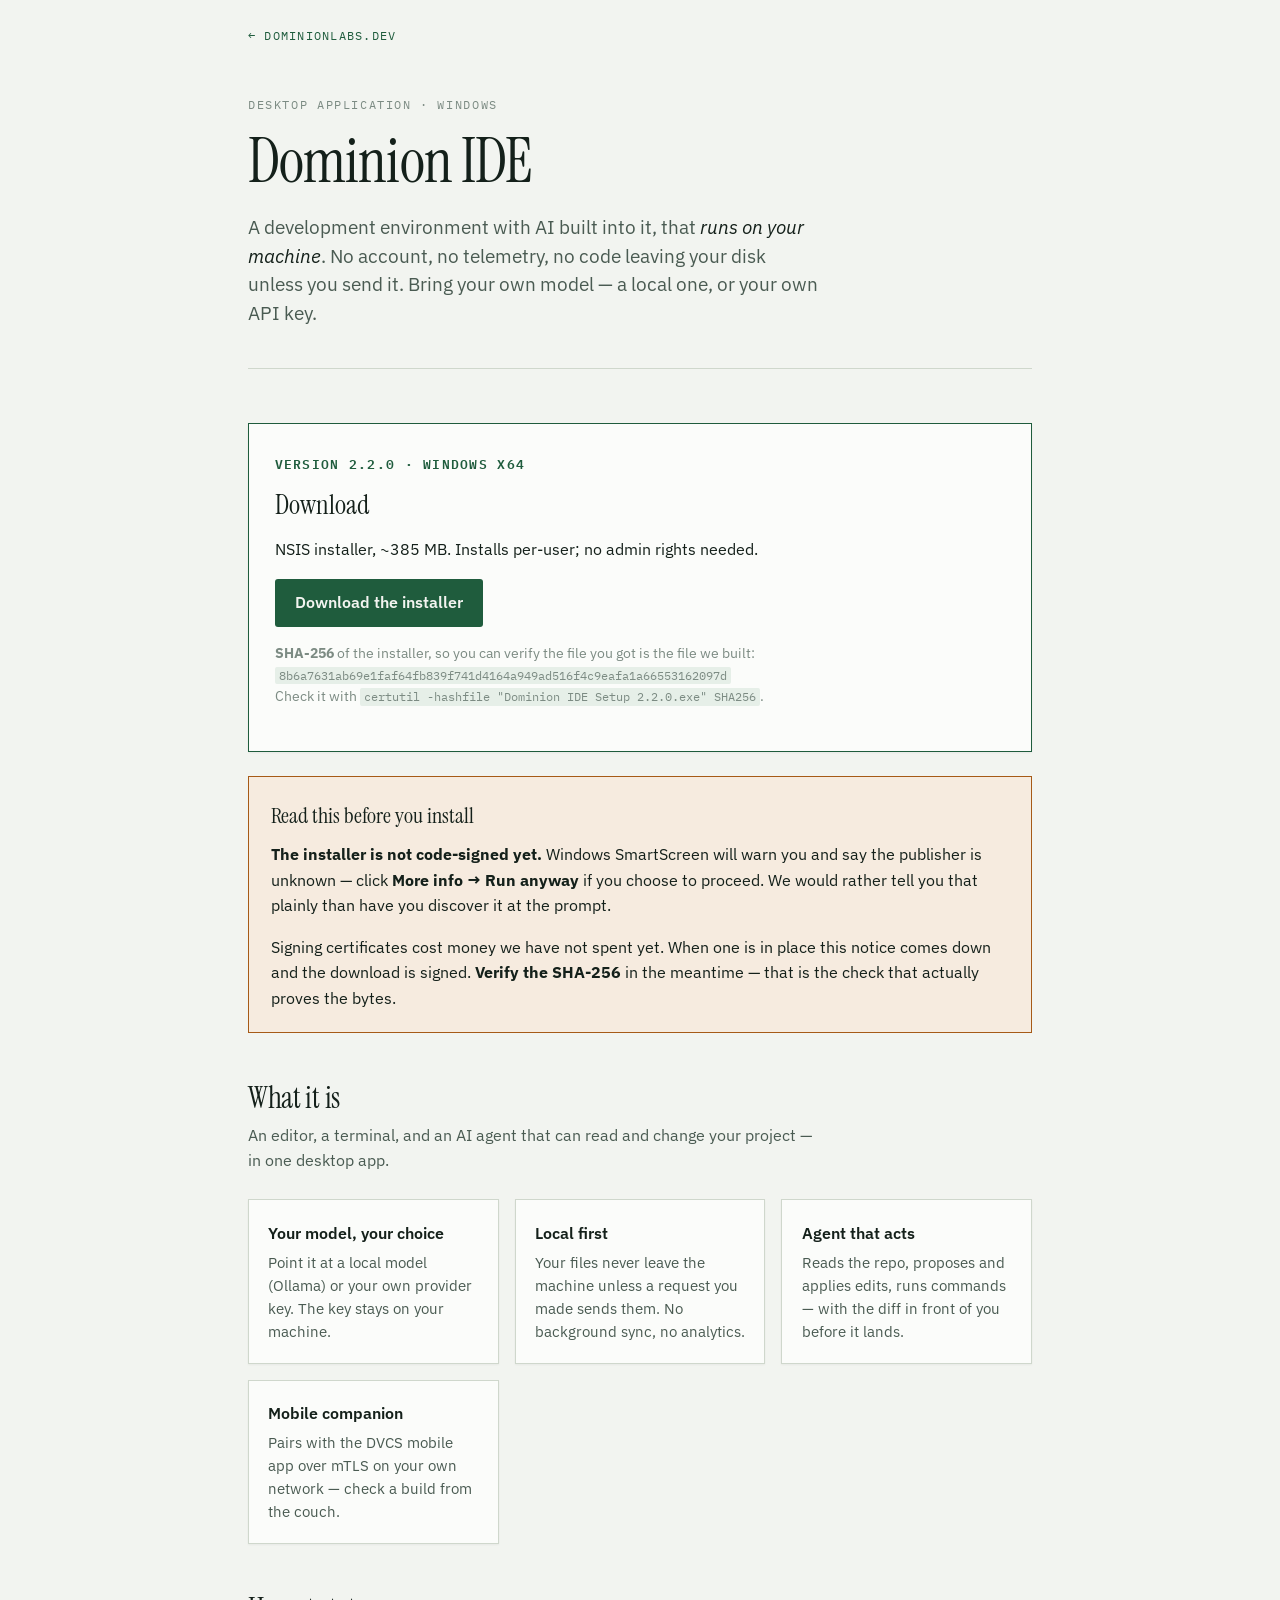
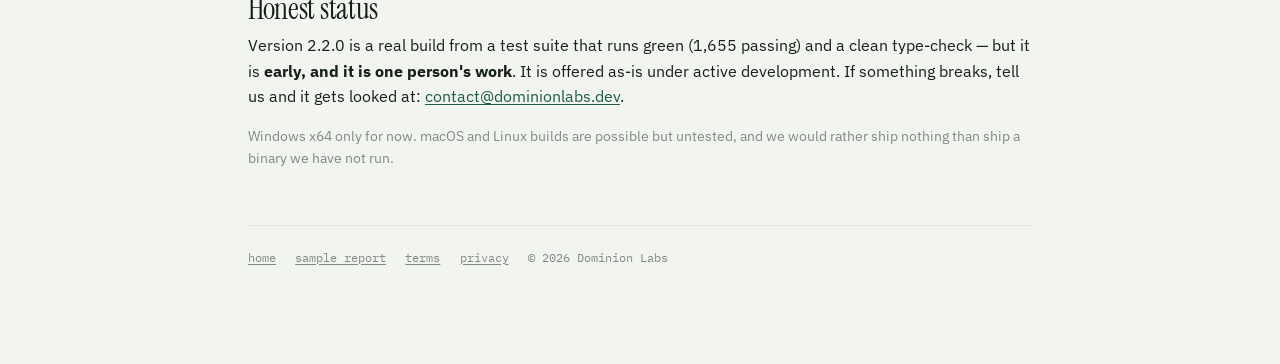
<file: public/dvcs.html>
<!doctype html>
<html lang="en">
<head>
<meta charset="utf-8">
<meta name="viewport" content="width=device-width,initial-scale=1">
<title>Dominion IDE — AI development environment you run yourself</title>
<meta name="description" content="Dominion IDE (DVCS): a desktop development environment with AI built in, running on your own machine. Windows installer, no account, no telemetry.">
<link rel="preconnect" href="https://fonts.googleapis.com">
<link rel="preconnect" href="https://fonts.gstatic.com" crossorigin>
<link rel="stylesheet" href="https://fonts.googleapis.com/css2?family=Instrument+Serif:ital@0;1&family=IBM+Plex+Mono:wght@400;500;600&family=IBM+Plex+Sans:wght@400;500;600&display=swap">
<style>
  :root{
    --ground:#F2F4F0; --raise:#FBFCFA; --ink:#14201A; --ink-soft:#4A5B52;
    --ink-faint:#7C8B83; --rule:#CFD7CC; --rule-soft:#E2E8DF;
    --pine:#1F5C3D; --pine-wash:#E6EFE8; --amber:#A65A17; --amber-wash:#F6EBDF;
    --shadow:0 1px 2px rgba(20,32,26,.05);
  }
  @media (prefers-color-scheme:dark){
    :root:not([data-theme="light"]){
      --ground:#0E1411; --raise:#151D19; --ink:#E4EAE4; --ink-soft:#A3B0A8;
      --ink-faint:#718077; --rule:#2B3630; --rule-soft:#1F2823;
      --pine:#63BC8C; --pine-wash:#152620; --amber:#D89049; --amber-wash:#2A1F13;
      --shadow:0 1px 2px rgba(0,0,0,.4);
    }
  }
  :root[data-theme="dark"]{
    --ground:#0E1411; --raise:#151D19; --ink:#E4EAE4; --ink-soft:#A3B0A8;
    --ink-faint:#718077; --rule:#2B3630; --rule-soft:#1F2823;
    --pine:#63BC8C; --pine-wash:#152620; --amber:#D89049; --amber-wash:#2A1F13;
    --shadow:0 1px 2px rgba(0,0,0,.4);
  }
  *{box-sizing:border-box}
  body{margin:0;background:var(--ground);color:var(--ink);
    font-family:"IBM Plex Sans",system-ui,-apple-system,sans-serif;
    font-size:16px;line-height:1.6;-webkit-font-smoothing:antialiased}
  .wrap{max-width:52rem;margin:0 auto;padding:0 1.5rem 6rem}
  nav{padding-top:1.4rem}
  nav a{font-family:"IBM Plex Mono",monospace;font-size:.78rem;letter-spacing:.1em;
    text-transform:uppercase;text-decoration:none;color:var(--pine)}
  .mast{padding:3rem 0 2.5rem;border-bottom:1px solid var(--rule)}
  .eyebrow{font-family:"IBM Plex Mono",monospace;font-size:.72rem;letter-spacing:.14em;
    text-transform:uppercase;color:var(--ink-faint)}
  h1{font-family:"Instrument Serif",Georgia,serif;font-weight:400;
    font-size:clamp(2.4rem,6.5vw,3.8rem);line-height:1.04;letter-spacing:-.015em;
    text-wrap:balance;margin:1rem 0 0}
  .thesis{font-size:1.16rem;line-height:1.55;color:var(--ink-soft);max-width:36rem;
    margin:1.2rem 0 0;text-wrap:pretty}
  .thesis em{font-style:italic;color:var(--ink)}
  section{padding-top:3rem}
  h2{font-family:"Instrument Serif",Georgia,serif;font-weight:400;font-size:1.9rem;
    line-height:1.15;margin:0 0 .4rem;letter-spacing:-.01em}
  .lede{color:var(--ink-soft);margin:0 0 1.6rem;max-width:36rem}
  p{margin:0 0 1rem}
  a{color:var(--pine);text-underline-offset:2px}
  .dl{border:1px solid var(--pine);background:var(--raise);box-shadow:var(--shadow);
    padding:1.7rem 1.6rem;margin-top:.4rem}
  .dl .ver{font-family:"IBM Plex Mono",monospace;font-size:.8rem;font-weight:600;
    letter-spacing:.1em;text-transform:uppercase;color:var(--pine)}
  .dl h3{font-family:"Instrument Serif",Georgia,serif;font-weight:400;font-size:1.7rem;
    margin:.35rem 0 .7rem}
  .cta{display:inline-block;background:var(--pine);color:var(--ground);
    text-decoration:none;font-weight:600;padding:.7rem 1.25rem;border-radius:3px;
    margin-right:1rem}
  .cta:hover{opacity:.92}
  .fine{font-size:.85rem;color:var(--ink-faint);margin-top:1rem}
  .cards{display:grid;grid-template-columns:repeat(auto-fit,minmax(14rem,1fr));gap:1rem}
  .card{border:1px solid var(--rule);background:var(--raise);padding:1.2rem;
    box-shadow:var(--shadow)}
  .card h3{margin:0 0 .4rem;font-size:1.02rem;font-weight:600}
  .card p{margin:0;font-size:.92rem;color:var(--ink-soft);line-height:1.55}
  .warn{border:1px solid var(--amber);background:var(--amber-wash);padding:1.3rem 1.4rem;
    margin-top:1.5rem}
  .warn h3{margin:0 0 .5rem;font-family:"Instrument Serif",Georgia,serif;font-weight:400;
    font-size:1.4rem}
  .warn p:last-child{margin-bottom:0}
  code{font-family:"IBM Plex Mono",monospace;font-size:.86em;background:var(--pine-wash);
    padding:.1em .34em;border-radius:2px}
  footer{margin-top:3.5rem;padding-top:1.4rem;border-top:1px solid var(--rule-soft);
    font-family:"IBM Plex Mono",monospace;font-size:.74rem;color:var(--ink-faint);
    display:flex;gap:1.2rem;flex-wrap:wrap}
  footer a{color:var(--ink-faint)}
</style>
</head>
<body>
<div class="wrap">

  <nav><a href="/">&larr; dominionlabs.dev</a></nav>

  <header class="mast">
    <div class="eyebrow">Desktop application · Windows</div>
    <h1>Dominion IDE</h1>
    <p class="thesis">
      A development environment with AI built into it, that <em>runs on your machine</em>.
      No account, no telemetry, no code leaving your disk unless you send it. Bring your
      own model — a local one, or your own API key.
    </p>
  </header>

  <section>
    <div class="dl">
      <span class="ver">Version 2.2.0 · Windows x64</span>
      <h3>Download</h3>
      <p>
        NSIS installer, ~385&nbsp;MB. Installs per-user; no admin rights needed.
      </p>
      <a class="cta" href="#download" id="dl-link">Download the installer</a>
      <p class="fine">
        <b>SHA-256</b> of the installer, so you can verify the file you got is the file
        we built:<br>
        <code style="word-break:break-all">8b6a7631ab69e1faf64fb839f741d4164a949ad516f4c9eafa1a66553162097d</code><br>
        Check it with <code>certutil -hashfile "Dominion IDE Setup 2.2.0.exe" SHA256</code>.
      </p>
    </div>

    <div class="warn">
      <h3>Read this before you install</h3>
      <p>
        <b>The installer is not code-signed yet.</b> Windows SmartScreen will warn you
        and say the publisher is unknown — click <b>More info → Run anyway</b> if you
        choose to proceed. We would rather tell you that plainly than have you discover
        it at the prompt.
      </p>
      <p>
        Signing certificates cost money we have not spent yet. When one is in place this
        notice comes down and the download is signed. <b>Verify the SHA-256</b> in the
        meantime — that is the check that actually proves the bytes.
      </p>
    </div>
  </section>

  <section>
    <h2>What it is</h2>
    <p class="lede">An editor, a terminal, and an AI agent that can read and change your project — in one desktop app.</p>
    <div class="cards">
      <div class="card">
        <h3>Your model, your choice</h3>
        <p>Point it at a local model (Ollama) or your own provider key. The key stays on your machine.</p>
      </div>
      <div class="card">
        <h3>Local first</h3>
        <p>Your files never leave the machine unless a request you made sends them. No background sync, no analytics.</p>
      </div>
      <div class="card">
        <h3>Agent that acts</h3>
        <p>Reads the repo, proposes and applies edits, runs commands — with the diff in front of you before it lands.</p>
      </div>
      <div class="card">
        <h3>Mobile companion</h3>
        <p>Pairs with the DVCS mobile app over mTLS on your own network — check a build from the couch.</p>
      </div>
    </div>
  </section>

  <section>
    <h2>Honest status</h2>
    <p>
      Version 2.2.0 is a real build from a test suite that runs green (1,655 passing) and
      a clean type-check — but it is <b>early, and it is one person's work</b>. It is
      offered as-is under active development. If something breaks, tell us and it gets
      looked at: <a href="mailto:contact@dominionlabs.dev">contact@dominionlabs.dev</a>.
    </p>
    <p class="fine">
      Windows x64 only for now. macOS and Linux builds are possible but untested, and we
      would rather ship nothing than ship a binary we have not run.
    </p>
  </section>

  <footer>
    <a href="/">home</a>
    <a href="/audit-sample.html">sample report</a>
    <a href="/terms.html">terms</a>
    <a href="/privacy.html">privacy</a>
    <span>© 2026 Dominion Labs</span>
  </footer>

</div>
</body>
</html>
</file>
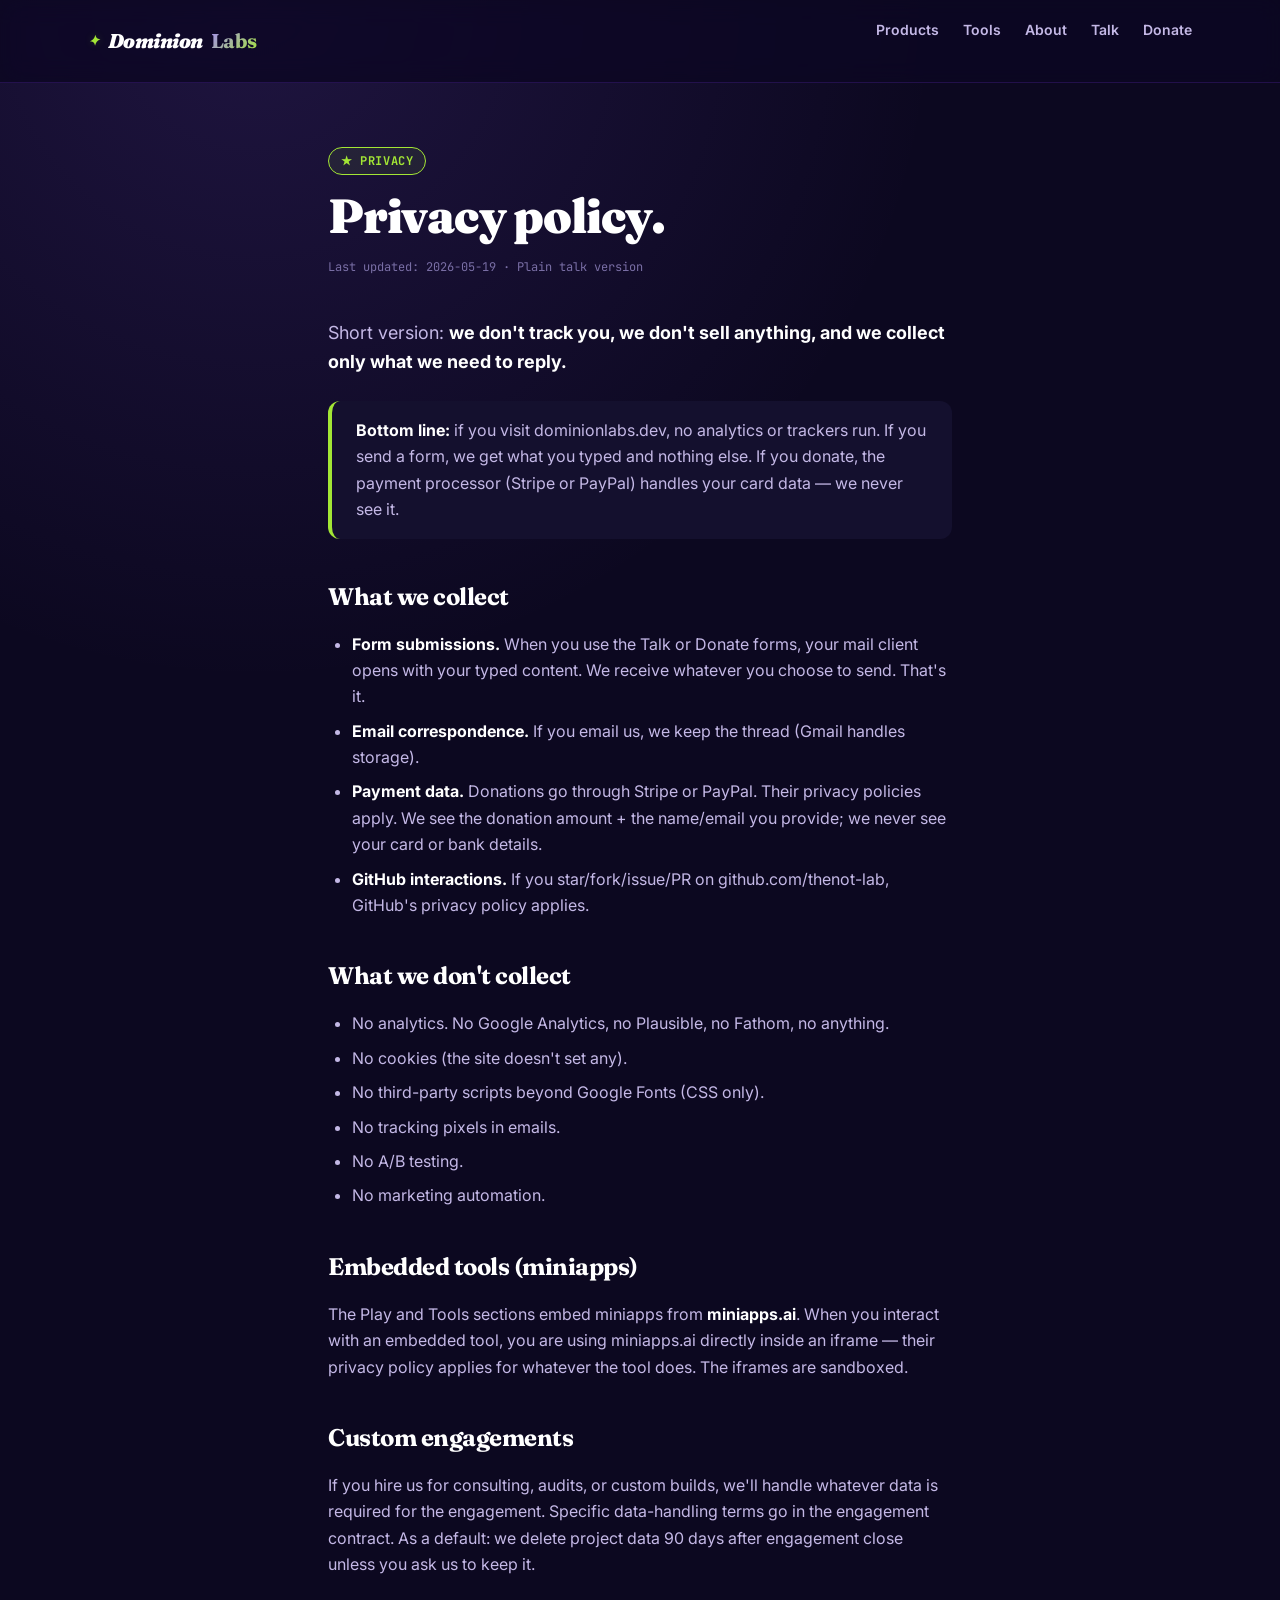
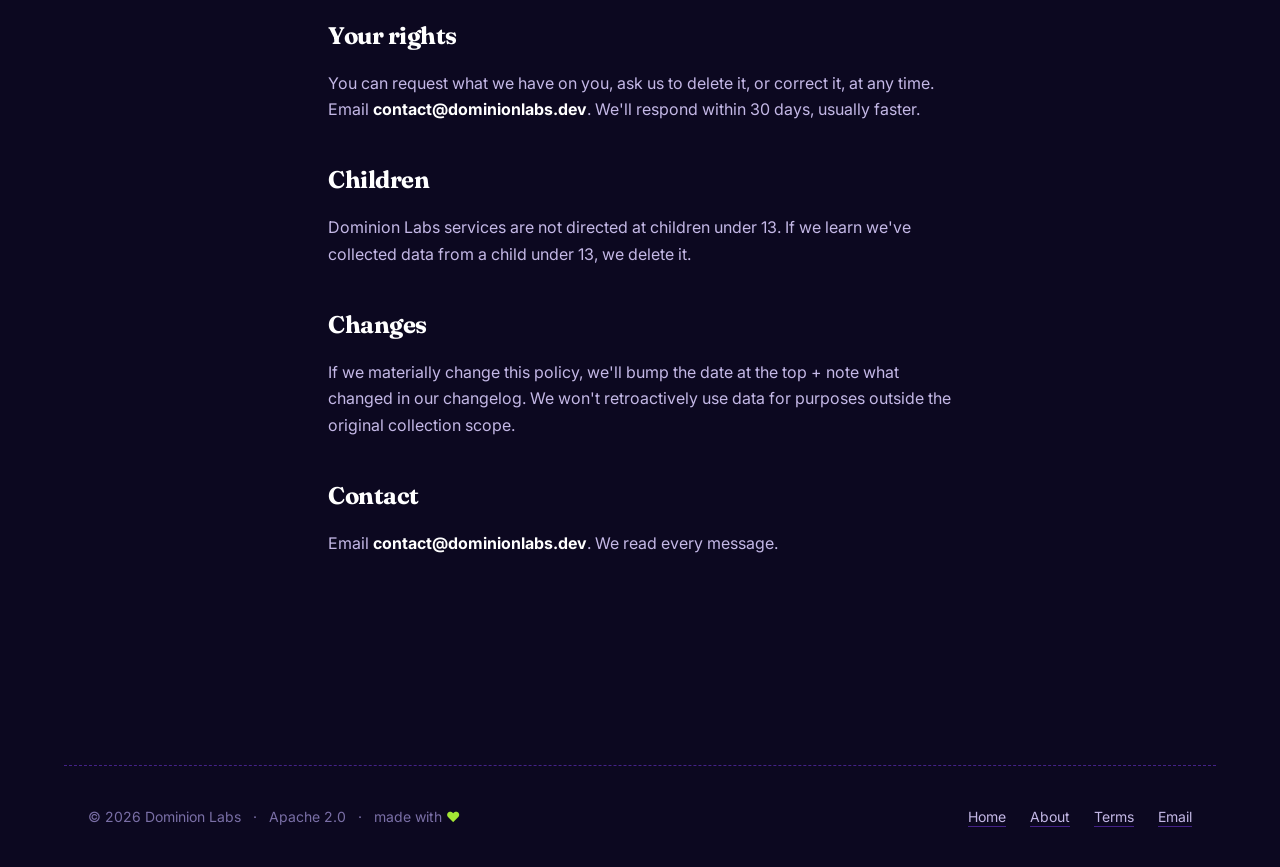
<file: public/privacy.html>
<!DOCTYPE html>
<html lang="en">
<head>
<meta charset="UTF-8">
<meta name="viewport" content="width=device-width, initial-scale=1.0">
<title>Privacy — Dominion Labs</title>
<meta name="description" content="What we collect, what we don't, and how we handle data. Plain talk.">
<meta name="theme-color" content="#0c0820">
<meta property="og:type" content="website">
<meta property="og:url" content="https://dominionlabs.dev/privacy.html">
<meta property="og:title" content="Privacy — Dominion Labs">
<meta name="twitter:card" content="summary">
<link rel="preconnect" href="https://fonts.googleapis.com">
<link rel="preconnect" href="https://fonts.gstatic.com" crossorigin>
<link href="https://fonts.googleapis.com/css2?family=Inter:wght@400;500;600;700&family=Fraunces:opsz,wght@9..144,500;9..144,700;9..144,900&family=JetBrains+Mono:wght@400;500;700&display=swap" rel="stylesheet">
<style>
:root{--c-bg:#0c0820;--c-bg-elevated:#14102e;--c-fg:#fff;--c-fg-dim:#c4b8e6;--c-fg-dimmer:#7a6fa6;--c-border:rgba(124,58,237,.2);--c-border-strong:rgba(124,58,237,.5);--c-purple-bright:#a78bfa;--c-lime:#a3e635;--c-lime-glow:rgba(163,230,53,.2);--font-sans:'Inter',-apple-system,sans-serif;--font-serif:'Fraunces',Georgia,serif;--font-mono:'JetBrains Mono',Menlo,monospace;--space-2:.5rem;--space-3:.75rem;--space-4:1rem;--space-6:1.5rem;--space-8:2rem;--space-10:2.5rem;--space-12:3rem;--space-16:4rem;--space-20:5rem;--space-24:6rem;--radius-md:12px;--radius-pill:9999px;--content-width:72rem;--content-narrow:42rem}
@media (prefers-reduced-motion:reduce){*,*::before,*::after{animation-duration:.01ms!important;transition-duration:.01ms!important}}
*{margin:0;padding:0;box-sizing:border-box}
body{background:var(--c-bg);background-image:radial-gradient(circle at 20% 0%,rgba(139,92,246,.15) 0%,transparent 50%);background-attachment:fixed;color:var(--c-fg);font-family:var(--font-sans);font-size:1rem;line-height:1.5;-webkit-font-smoothing:antialiased}
a:focus-visible{outline:3px solid var(--c-lime);outline-offset:3px;border-radius:6px}
nav.site-nav{position:sticky;top:0;background:rgba(12,8,32,.85);backdrop-filter:blur(12px) saturate(180%);-webkit-backdrop-filter:blur(12px) saturate(180%);border-bottom:1px solid var(--c-border);z-index:100}
.nav-inner{max-width:var(--content-width);margin:0 auto;padding:var(--space-4) var(--space-6);display:flex;align-items:center;justify-content:space-between}
.nav-brand{font-family:var(--font-serif);font-weight:900;font-size:1.25rem;font-style:italic;color:var(--c-fg);letter-spacing:-.025em;text-decoration:none;display:inline-flex;align-items:center;gap:var(--space-2)}
.nav-brand strong{background:linear-gradient(135deg,var(--c-purple-bright),var(--c-lime));-webkit-background-clip:text;-webkit-text-fill-color:transparent;background-clip:text;color:transparent;font-style:normal}
.nav-brand .star{display:inline-block;color:var(--c-lime);font-size:.7em;transform:rotate(-12deg);text-shadow:0 0 8px var(--c-lime-glow)}
.nav-links{display:flex;gap:var(--space-6);list-style:none}
.nav-links a{color:var(--c-fg-dim);text-decoration:none;font-size:.875rem;font-weight:600;transition:color 180ms}
.nav-links a:hover{color:var(--c-fg)}
.nav-links a[aria-current=page]{color:var(--c-lime)}
@media (max-width:720px){.nav-links{gap:var(--space-3);font-size:.75rem}}
main{max-width:var(--content-narrow);margin:0 auto;padding:var(--space-16) var(--space-6) var(--space-24)}
.eyebrow{display:inline-block;font-family:var(--font-mono);font-size:.75rem;font-weight:700;text-transform:uppercase;letter-spacing:.05em;color:var(--c-lime);background:rgba(163,230,53,.08);padding:.25rem var(--space-3);border:1px solid var(--c-lime);border-radius:var(--radius-pill);margin-bottom:var(--space-4)}
h1{font-family:var(--font-serif);font-weight:900;font-size:clamp(2rem,5vw,3rem);line-height:1.05;letter-spacing:-.025em;margin-bottom:var(--space-4)}
h2{font-family:var(--font-serif);font-weight:700;font-size:1.5rem;margin:var(--space-10) 0 var(--space-4);letter-spacing:-.02em;color:var(--c-fg)}
p,ul,ol{color:var(--c-fg-dim);font-size:1rem;line-height:1.65;margin-bottom:var(--space-4)}
ul,ol{padding-left:var(--space-6)}
li{margin-bottom:var(--space-2)}
p strong,li strong{color:var(--c-fg);font-weight:700}
.lede{font-size:1.125rem}
.meta{font-family:var(--font-mono);font-size:.75rem;color:var(--c-fg-dimmer);margin-bottom:var(--space-10)}
.callout{padding:var(--space-4) var(--space-6);background:var(--c-bg-elevated);border-left:4px solid var(--c-lime);border-radius:var(--radius-md);margin:var(--space-6) 0}
.callout p{margin:0}
footer.site-foot{max-width:var(--content-width);margin:var(--space-24) auto 0;padding:var(--space-10) var(--space-6);border-top:1px dashed var(--c-border-strong);display:flex;justify-content:space-between;gap:var(--space-6);flex-wrap:wrap;font-size:.875rem;color:var(--c-fg-dimmer)}
footer a{color:var(--c-fg-dim);text-decoration:underline;text-decoration-color:var(--c-border-strong);text-underline-offset:4px}
footer a:hover{color:var(--c-lime)}
.footer-links{display:flex;gap:var(--space-6);flex-wrap:wrap}
.footer-meta{display:flex;gap:var(--space-3);align-items:center;flex-wrap:wrap}
.heart{color:var(--c-lime)}
</style>
</head>
<body>
<nav class="site-nav" aria-label="Primary">
  <div class="nav-inner">
    <a href="/" class="nav-brand"><span class="star" aria-hidden="true">✦</span>Dominion <strong>Labs</strong></a>
    <ul class="nav-links" role="list">
      <li><a href="/#products">Products</a></li>
      <li><a href="/#tools">Tools</a></li>
      <li><a href="about.html">About</a></li>
      <li><a href="request.html">Talk</a></li>
      <li><a href="donate.html">Donate</a></li>
    </ul>
  </div>
</nav>
<main>
  <span class="eyebrow">★ privacy</span>
  <h1>Privacy policy.</h1>
  <p class="meta">Last updated: 2026-05-19 · Plain talk version</p>

  <p class="lede">Short version: <strong>we don't track you, we don't sell anything, and we collect only what we need to reply.</strong></p>

  <div class="callout"><p><strong>Bottom line:</strong> if you visit dominionlabs.dev, no analytics or trackers run. If you send a form, we get what you typed and nothing else. If you donate, the payment processor (Stripe or PayPal) handles your card data — we never see it.</p></div>

  <h2>What we collect</h2>
  <ul>
    <li><strong>Form submissions.</strong> When you use the Talk or Donate forms, your mail client opens with your typed content. We receive whatever you choose to send. That's it.</li>
    <li><strong>Email correspondence.</strong> If you email us, we keep the thread (Gmail handles storage).</li>
    <li><strong>Payment data.</strong> Donations go through Stripe or PayPal. Their privacy policies apply. We see the donation amount + the name/email you provide; we never see your card or bank details.</li>
    <li><strong>GitHub interactions.</strong> If you star/fork/issue/PR on github.com/thenot-lab, GitHub's privacy policy applies.</li>
  </ul>

  <h2>What we don't collect</h2>
  <ul>
    <li>No analytics. No Google Analytics, no Plausible, no Fathom, no anything.</li>
    <li>No cookies (the site doesn't set any).</li>
    <li>No third-party scripts beyond Google Fonts (CSS only).</li>
    <li>No tracking pixels in emails.</li>
    <li>No A/B testing.</li>
    <li>No marketing automation.</li>
  </ul>

  <h2>Embedded tools (miniapps)</h2>
  <p>The Play and Tools sections embed miniapps from <strong>miniapps.ai</strong>. When you interact with an embedded tool, you are using miniapps.ai directly inside an iframe — their privacy policy applies for whatever the tool does. The iframes are sandboxed.</p>

  <h2>Custom engagements</h2>
  <p>If you hire us for consulting, audits, or custom builds, we'll handle whatever data is required for the engagement. Specific data-handling terms go in the engagement contract. As a default: we delete project data 90 days after engagement close unless you ask us to keep it.</p>

  <h2>Your rights</h2>
  <p>You can request what we have on you, ask us to delete it, or correct it, at any time. Email <strong>contact@dominionlabs.dev</strong>. We'll respond within 30 days, usually faster.</p>

  <h2>Children</h2>
  <p>Dominion Labs services are not directed at children under 13. If we learn we've collected data from a child under 13, we delete it.</p>

  <h2>Changes</h2>
  <p>If we materially change this policy, we'll bump the date at the top + note what changed in our changelog. We won't retroactively use data for purposes outside the original collection scope.</p>

  <h2>Contact</h2>
  <p>Email <strong>contact@dominionlabs.dev</strong>. We read every message.</p>
</main>
<footer class="site-foot">
  <div class="footer-meta">
    <span>© 2026 Dominion Labs</span>
    <span aria-hidden="true">·</span>
    <span>Apache 2.0</span>
    <span aria-hidden="true">·</span>
    <span>made with <span class="heart" aria-hidden="true">♥</span></span>
  </div>
  <div class="footer-links">
    <a href="/">Home</a>
    <a href="about.html">About</a>
    <a href="terms.html">Terms</a>
    <a href="mailto:contact@dominionlabs.dev">Email</a>
  </div>
</footer>
</body>
</html>
</file>
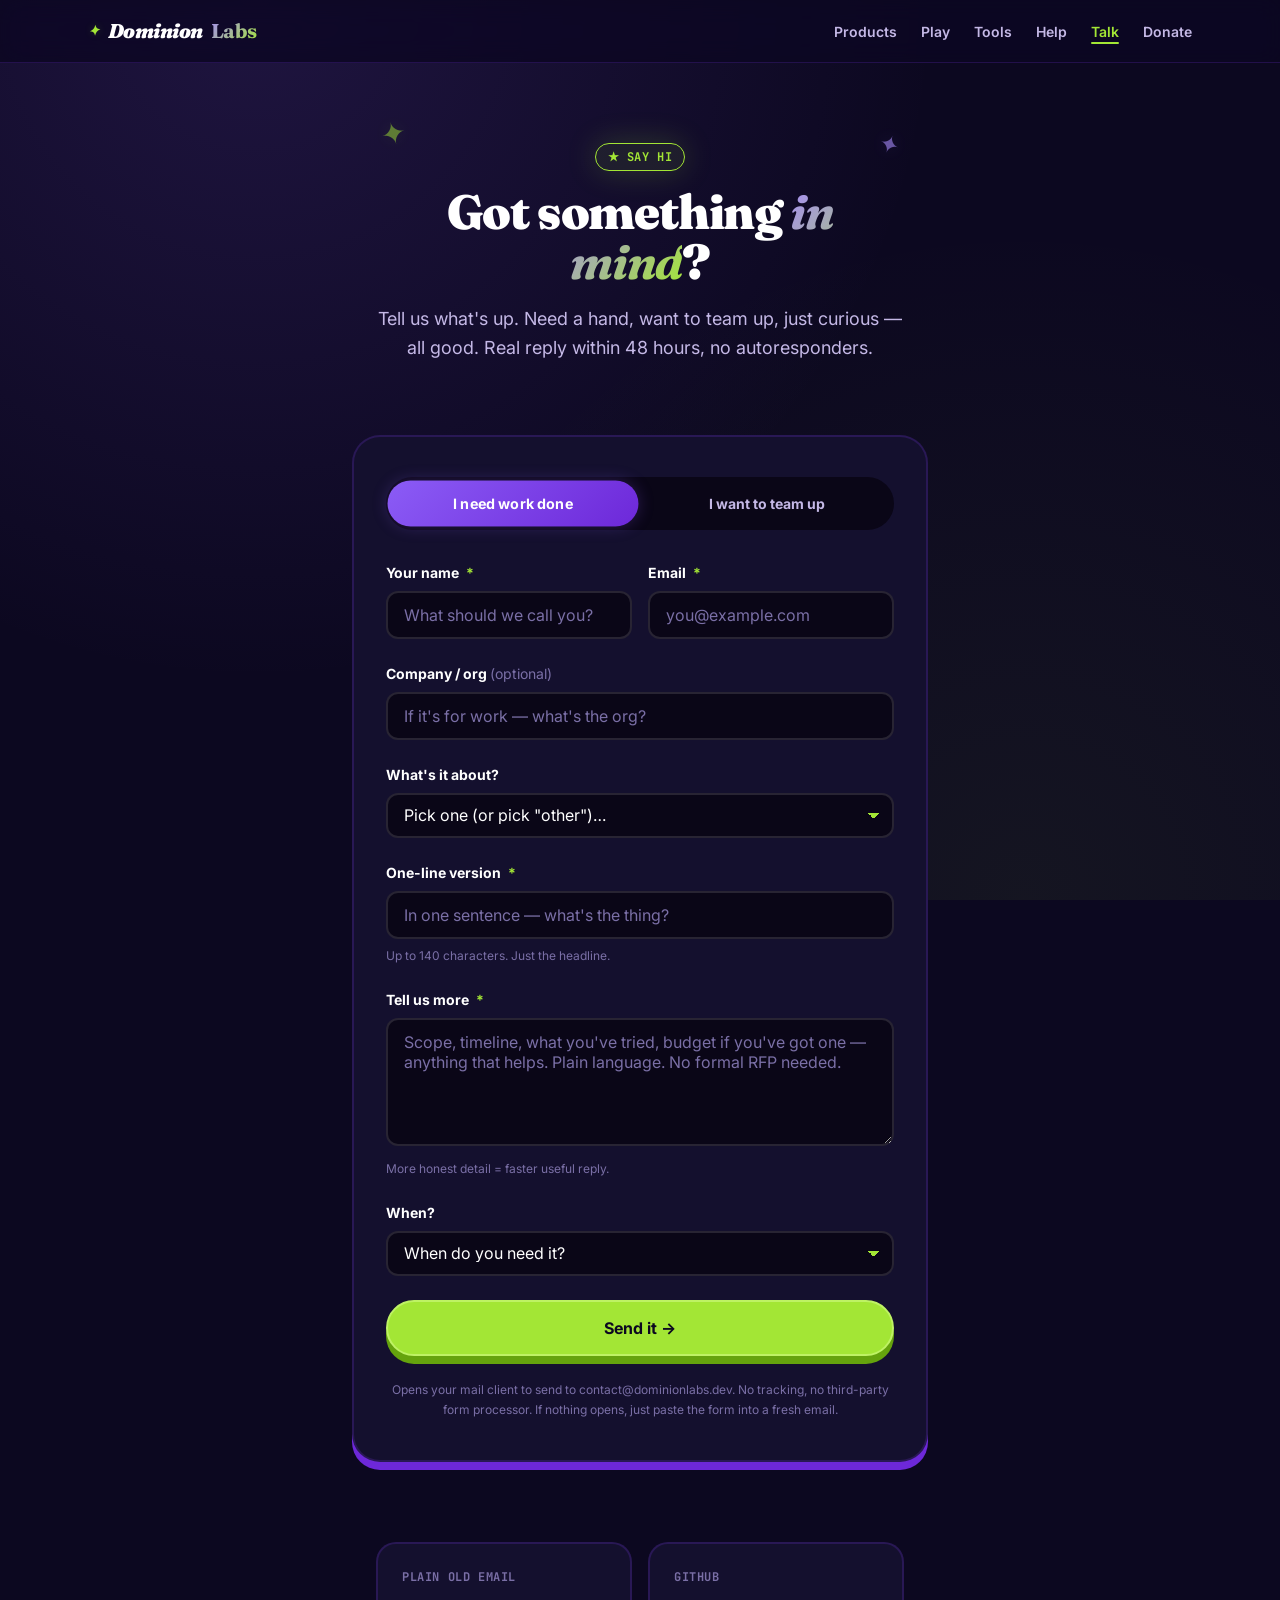
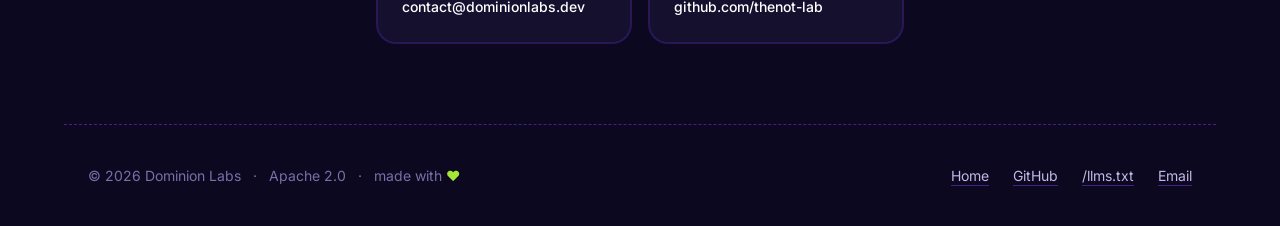
<file: public/request.html>
<!DOCTYPE html>
<html lang="en">
<head>
<meta charset="UTF-8">
<meta name="viewport" content="width=device-width, initial-scale=1.0">
<title>Talk to us — Dominion Labs</title>
<meta name="description" content="Need a hand, got a project, or want to team up? Drop us a note. Replies within 48 hours.">
<meta name="theme-color" content="#0c0820">

<meta property="og:type" content="website">
<meta property="og:url" content="https://dominionlabs.dev/request.html">
<meta property="og:title" content="Talk to us — Dominion Labs">
<meta property="og:description" content="Need a hand, got a project, or want to team up? Drop us a note. Replies within 48 hours.">
<meta property="og:site_name" content="Dominion Labs">
<meta name="twitter:card" content="summary">

<link rel="preconnect" href="https://fonts.googleapis.com">
<link rel="preconnect" href="https://fonts.gstatic.com" crossorigin>
<link href="https://fonts.googleapis.com/css2?family=Inter:wght@400;500;600;700&family=Fraunces:opsz,wght@9..144,500;9..144,700;9..144,900&family=JetBrains+Mono:wght@400;500;700&display=swap" rel="stylesheet">

<style>
:root {
  --c-bg: #0c0820;
  --c-bg-elevated: #14102e;
  --c-bg-input: #0a0617;
  --c-fg: #ffffff;
  --c-fg-dim: #c4b8e6;
  --c-fg-dimmer: #7a6fa6;
  --c-border: rgba(124, 58, 237, 0.2);
  --c-border-strong: rgba(124, 58, 237, 0.5);
  --c-border-input: rgba(255, 255, 255, 0.12);
  --c-purple: #8b5cf6;
  --c-purple-bright: #a78bfa;
  --c-purple-deep: #6d28d9;
  --c-purple-glow: rgba(139, 92, 246, 0.25);
  --c-lime: #a3e635;
  --c-lime-bright: #bef264;
  --c-lime-deep: #65a30d;
  --c-lime-glow: rgba(163, 230, 53, 0.2);
  --font-sans: 'Inter', -apple-system, BlinkMacSystemFont, 'Segoe UI', sans-serif;
  --font-serif: 'Fraunces', 'Iowan Old Style', Georgia, serif;
  --font-mono: 'JetBrains Mono', 'Cascadia Code', Menlo, Consolas, monospace;
  --text-xs: 0.75rem; --text-sm: 0.875rem; --text-base: 1rem;
  --text-lg: 1.125rem; --text-xl: 1.25rem; --text-2xl: 1.5rem;
  --text-3xl: 1.875rem; --text-4xl: 2.25rem; --text-5xl: 3rem;
  --fw-medium: 500; --fw-semibold: 600; --fw-bold: 700; --fw-black: 900;
  --leading-tight: 1.05; --leading-normal: 1.5; --leading-relaxed: 1.65;
  --tracking-tight: -0.025em; --tracking-wide: 0.05em;
  --space-1: 0.25rem; --space-2: 0.5rem; --space-3: 0.75rem; --space-4: 1rem;
  --space-5: 1.25rem; --space-6: 1.5rem; --space-8: 2rem; --space-10: 2.5rem;
  --space-12: 3rem; --space-16: 4rem; --space-20: 5rem; --space-24: 6rem;
  --radius-sm: 6px; --radius-md: 12px; --radius-lg: 20px; --radius-blob: 28px; --radius-pill: 9999px;
  --ease-out: cubic-bezier(0.25, 0.46, 0.45, 0.94);
  --ease-bounce: cubic-bezier(0.34, 1.56, 0.64, 1);
  --duration-fast: 180ms;
  --content-width: 72rem;
  --content-form: 36rem;
  --shadow-card: 0 8px 0 0 var(--c-purple-deep);
  --shadow-lime: 0 8px 0 0 var(--c-lime-deep);
  --shadow-glow-lime: 0 0 32px var(--c-lime-glow);
}

@media (prefers-reduced-motion: reduce) {
  :root { --duration-fast: 0ms; }
  *, *::before, *::after { animation-duration: 0.01ms !important; transition-duration: 0.01ms !important; }
}

* { margin: 0; padding: 0; box-sizing: border-box; }
body {
  background: var(--c-bg);
  background-image:
    radial-gradient(circle at 20% 0%, rgba(139, 92, 246, 0.15) 0%, transparent 50%),
    radial-gradient(circle at 80% 100%, rgba(163, 230, 53, 0.06) 0%, transparent 50%);
  background-attachment: fixed;
  color: var(--c-fg);
  font-family: var(--font-sans);
  font-size: var(--text-base);
  line-height: var(--leading-normal);
  -webkit-font-smoothing: antialiased;
}
a:focus-visible, button:focus-visible, input:focus-visible, select:focus-visible, textarea:focus-visible {
  outline: 3px solid var(--c-lime);
  outline-offset: 3px;
  border-radius: var(--radius-sm);
}

.skip-link {
  position: absolute; top: -100px; left: var(--space-4);
  background: var(--c-lime); color: var(--c-bg);
  padding: var(--space-2) var(--space-4); border-radius: var(--radius-pill); z-index: 200;
  font-weight: var(--fw-bold);
}
.skip-link:focus { top: var(--space-4); }

nav.site-nav {
  position: sticky; top: 0;
  background: rgba(12, 8, 32, 0.85);
  backdrop-filter: blur(12px) saturate(180%);
  -webkit-backdrop-filter: blur(12px) saturate(180%);
  border-bottom: 1px solid var(--c-border);
  z-index: 100;
}
.nav-inner {
  max-width: var(--content-width);
  margin: 0 auto;
  padding: var(--space-4) var(--space-6);
  display: flex; align-items: center; justify-content: space-between;
}
.nav-brand {
  font-family: var(--font-serif);
  font-weight: var(--fw-black);
  font-size: var(--text-xl);
  font-style: italic;
  color: var(--c-fg);
  letter-spacing: var(--tracking-tight);
  text-decoration: none;
  display: inline-flex; align-items: center; gap: var(--space-2);
}
.nav-brand strong {
  background: linear-gradient(135deg, var(--c-purple-bright), var(--c-lime));
  -webkit-background-clip: text; -webkit-text-fill-color: transparent;
  background-clip: text; color: transparent;
  font-style: normal;
}
.nav-brand .star {
  display: inline-block; color: var(--c-lime); font-size: 0.7em; transform: rotate(-12deg);
  text-shadow: 0 0 8px var(--c-lime-glow);
}
.nav-links { display: flex; gap: var(--space-6); list-style: none; }
.nav-links a {
  color: var(--c-fg-dim);
  text-decoration: none;
  font-size: var(--text-sm);
  font-weight: var(--fw-semibold);
  transition: color var(--duration-fast) var(--ease-out);
  position: relative;
}
.nav-links a[aria-current="page"] { color: var(--c-lime); }
.nav-links a::after {
  content: ""; position: absolute; left: 0; right: 0; bottom: -4px;
  height: 2px; background: var(--c-lime); border-radius: var(--radius-pill);
  transform: scaleX(0); transform-origin: left;
  transition: transform var(--duration-fast) var(--ease-bounce);
}
.nav-links a[aria-current="page"]::after { transform: scaleX(1); }
.nav-links a:hover { color: var(--c-fg); }
.nav-links a:hover::after { transform: scaleX(1); }
@media (max-width: 640px) { .nav-links { gap: var(--space-4); font-size: var(--text-xs); } }

.page-head {
  max-width: var(--content-form);
  margin: 0 auto;
  padding: var(--space-20) var(--space-6) var(--space-10);
  text-align: center;
  position: relative;
}
.page-head::before {
  content: "✦"; position: absolute; top: var(--space-12); left: 5%;
  color: var(--c-lime); font-size: var(--text-3xl);
  transform: rotate(-15deg); opacity: 0.5;
  text-shadow: 0 0 16px var(--c-lime-glow);
}
.page-head::after {
  content: "✦"; position: absolute; top: var(--space-16); right: 5%;
  color: var(--c-purple-bright); font-size: var(--text-2xl);
  transform: rotate(20deg); opacity: 0.6;
  text-shadow: 0 0 16px var(--c-purple-glow);
}
.page-eyebrow {
  display: inline-block;
  font-family: var(--font-mono);
  font-size: var(--text-xs);
  font-weight: var(--fw-bold);
  text-transform: uppercase;
  letter-spacing: var(--tracking-wide);
  color: var(--c-lime);
  background: rgba(163, 230, 53, 0.08);
  padding: var(--space-1) var(--space-3);
  border: 1px solid var(--c-lime);
  border-radius: var(--radius-pill);
  margin-bottom: var(--space-4);
  box-shadow: var(--shadow-glow-lime);
}
.page-title {
  font-family: var(--font-serif);
  font-size: clamp(2.25rem, 6vw, var(--text-5xl));
  font-weight: var(--fw-black);
  line-height: var(--leading-tight);
  letter-spacing: var(--tracking-tight);
  margin-bottom: var(--space-4);
}
.page-title em {
  font-style: italic;
  background: linear-gradient(135deg, var(--c-purple-bright), var(--c-lime));
  -webkit-background-clip: text; -webkit-text-fill-color: transparent;
  background-clip: text; color: transparent;
  font-weight: var(--fw-bold);
}
.page-lede {
  color: var(--c-fg-dim);
  font-size: var(--text-lg);
  line-height: var(--leading-relaxed);
  max-width: 50ch;
  margin: 0 auto;
}

form.intake {
  max-width: var(--content-form);
  margin: var(--space-8) auto var(--space-20);
  padding: var(--space-10) var(--space-8);
  background: var(--c-bg-elevated);
  border: 2px solid var(--c-border);
  border-radius: var(--radius-blob);
  box-shadow: var(--shadow-card);
}

.toggle-group {
  display: grid;
  grid-template-columns: 1fr 1fr;
  gap: var(--space-2);
  padding: var(--space-1);
  background: var(--c-bg-input);
  border-radius: var(--radius-pill);
  margin-bottom: var(--space-8);
  position: relative;
  border: 0;
}
.toggle-group input[type="radio"] { position: absolute; opacity: 0; pointer-events: none; }
.toggle-group label {
  display: block; text-align: center;
  padding: var(--space-3) var(--space-4);
  border-radius: var(--radius-pill);
  font-size: var(--text-sm);
  font-weight: var(--fw-bold);
  color: var(--c-fg-dim);
  cursor: pointer;
  transition: all var(--duration-fast) var(--ease-bounce);
  user-select: none;
}
.toggle-group label:hover { color: var(--c-fg); }
.toggle-group input[type="radio"]:checked + label {
  background: linear-gradient(135deg, var(--c-purple), var(--c-purple-deep));
  color: var(--c-fg);
  box-shadow: 0 0 16px var(--c-purple-glow);
  transform: scale(1.02);
}
.toggle-group input[type="radio"]:focus-visible + label {
  outline: 3px solid var(--c-lime);
  outline-offset: 2px;
}

.field { margin-bottom: var(--space-6); }
.field label.lbl {
  display: block;
  font-size: var(--text-sm);
  font-weight: var(--fw-bold);
  color: var(--c-fg);
  margin-bottom: var(--space-2);
}
.field .hint {
  font-size: var(--text-xs);
  color: var(--c-fg-dimmer);
  margin-top: var(--space-2);
}
.field .req { color: var(--c-lime); margin-left: var(--space-1); }

input[type="text"], input[type="email"], select, textarea {
  width: 100%;
  padding: var(--space-3) var(--space-4);
  background: var(--c-bg-input);
  border: 2px solid var(--c-border-input);
  border-radius: var(--radius-md);
  color: var(--c-fg);
  font-family: inherit;
  font-size: var(--text-base);
  transition: all var(--duration-fast) var(--ease-out);
}
input::placeholder, textarea::placeholder { color: var(--c-fg-dimmer); }
input:focus, select:focus, textarea:focus {
  outline: none;
  border-color: var(--c-lime);
  box-shadow: 0 0 0 4px var(--c-lime-glow);
}
textarea { min-height: 8rem; resize: vertical; }
select { cursor: pointer; appearance: none; -webkit-appearance: none; padding-right: var(--space-10); background-image: linear-gradient(45deg, transparent 50%, var(--c-lime) 50%), linear-gradient(135deg, var(--c-lime) 50%, transparent 50%); background-position: calc(100% - 18px) center, calc(100% - 12px) center; background-size: 6px 6px, 6px 6px; background-repeat: no-repeat; }

.field-row { display: grid; grid-template-columns: 1fr 1fr; gap: var(--space-4); }
@media (max-width: 540px) { .field-row { grid-template-columns: 1fr; } }

.btn {
  display: inline-flex; align-items: center; gap: var(--space-2);
  padding: var(--space-4) var(--space-8);
  border-radius: var(--radius-pill);
  font-size: var(--text-base);
  font-weight: var(--fw-bold);
  text-decoration: none;
  transition: all var(--duration-fast) var(--ease-bounce);
  border: 2px solid transparent;
  cursor: pointer;
  font-family: inherit;
}
.btn-primary {
  background: var(--c-lime);
  color: var(--c-bg);
  border-color: var(--c-lime-bright);
  width: 100%;
  justify-content: center;
  box-shadow: var(--shadow-lime);
}
.btn-primary:hover {
  transform: translateY(-3px);
  box-shadow: 0 14px 0 0 var(--c-lime-deep), var(--shadow-glow-lime);
}
.btn-primary:active { transform: translateY(2px); box-shadow: 0 4px 0 0 var(--c-lime-deep); }

.submit-note {
  margin-top: var(--space-6);
  font-size: var(--text-xs);
  color: var(--c-fg-dimmer);
  text-align: center;
  line-height: var(--leading-relaxed);
}

.alt-paths {
  max-width: var(--content-form);
  margin: 0 auto var(--space-20);
  padding: 0 var(--space-6);
  display: grid;
  grid-template-columns: 1fr 1fr;
  gap: var(--space-4);
}
@media (max-width: 540px) { .alt-paths { grid-template-columns: 1fr; } }
.alt-card {
  display: block;
  padding: var(--space-6);
  background: var(--c-bg-elevated);
  border: 2px solid var(--c-border);
  border-radius: var(--radius-lg);
  text-decoration: none; color: inherit;
  transition: all var(--duration-fast) var(--ease-bounce);
}
.alt-card:hover {
  border-color: var(--c-lime);
  transform: translateY(-3px);
  box-shadow: var(--shadow-card);
}
.alt-card .alt-label { font-size: var(--text-xs); text-transform: uppercase; letter-spacing: var(--tracking-wide); color: var(--c-fg-dimmer); font-family: var(--font-mono); margin-bottom: var(--space-2); display: block; font-weight: var(--fw-bold); }
.alt-card .alt-value { font-size: var(--text-sm); color: var(--c-fg); font-weight: var(--fw-medium); }

footer.site-foot {
  max-width: var(--content-width);
  margin: var(--space-12) auto 0;
  padding: var(--space-10) var(--space-6);
  border-top: 1px dashed var(--c-border-strong);
  display: flex; justify-content: space-between; gap: var(--space-6);
  flex-wrap: wrap;
  font-size: var(--text-sm);
  color: var(--c-fg-dimmer);
}
footer a {
  color: var(--c-fg-dim);
  text-decoration: underline;
  text-decoration-color: var(--c-border-strong);
  text-underline-offset: 4px;
  transition: all var(--duration-fast);
}
footer a:hover { color: var(--c-lime); text-decoration-color: var(--c-lime); }
.footer-links { display: flex; gap: var(--space-6); flex-wrap: wrap; }
.footer-meta { display: flex; gap: var(--space-3); align-items: center; flex-wrap: wrap; }
.footer-meta .heart { color: var(--c-lime); }

.sr-only { position: absolute; width: 1px; height: 1px; padding: 0; margin: -1px; overflow: hidden; clip: rect(0,0,0,0); white-space: nowrap; border: 0; }
</style>
</head>
<body>

<a href="#main" class="skip-link">Skip to content</a>

<nav class="site-nav" aria-label="Primary">
  <div class="nav-inner">
    <a href="/" class="nav-brand"><span class="star" aria-hidden="true">✦</span>Dominion <strong>Labs</strong></a>
    <ul class="nav-links" role="list">
      <li><a href="/#products">Products</a></li>
      <li><a href="/#play">Play</a></li>
      <li><a href="/#tools">Tools</a></li>
      <li><a href="/#help">Help</a></li>
      <li><a href="request.html" aria-current="page">Talk</a></li>
      <li><a href="donate.html">Donate</a></li>
    </ul>
  </div>
</nav>

<main id="main">

  <header class="page-head">
    <div class="page-eyebrow">★ say hi</div>
    <h1 class="page-title">Got something <em>in mind</em>?</h1>
    <p class="page-lede">Tell us what's up. Need a hand, want to team up, just curious — all good. Real reply within 48 hours, no autoresponders.</p>
  </header>

  <form class="intake" id="intake-form" action="mailto:contact@dominionlabs.dev" method="POST" enctype="text/plain" novalidate>
    <fieldset class="toggle-group" aria-labelledby="type-legend">
      <legend id="type-legend" class="sr-only">I am submitting a</legend>
      <input type="radio" id="type-request" name="type" value="Request" checked>
      <label for="type-request">I need work done</label>
      <input type="radio" id="type-offer" name="type" value="Offer">
      <label for="type-offer">I want to team up</label>
    </fieldset>

    <div class="field-row">
      <div class="field">
        <label class="lbl" for="name">Your name <span class="req" aria-hidden="true">*</span></label>
        <input type="text" id="name" name="name" required autocomplete="name" placeholder="What should we call you?">
      </div>
      <div class="field">
        <label class="lbl" for="email">Email <span class="req" aria-hidden="true">*</span></label>
        <input type="email" id="email" name="email" required autocomplete="email" placeholder="you@example.com">
      </div>
    </div>

    <div class="field">
      <label class="lbl" for="org">Company / org <span style="color:var(--c-fg-dimmer);font-weight:400;">(optional)</span></label>
      <input type="text" id="org" name="org" autocomplete="organization" placeholder="If it's for work — what's the org?">
    </div>

    <div class="field">
      <label class="lbl" for="category">What's it about?</label>
      <select id="category" name="category">
        <option value="">Pick one (or pick "other")…</option>
        <option value="Security help">Security check / audit</option>
        <option value="AI setup">AI tools on my own hardware</option>
        <option value="Custom build">Something custom built</option>
        <option value="Companion / chatbot">Companion / chatbot for X</option>
        <option value="Open-source collab">Open-source collaboration</option>
        <option value="Sponsor / patron">Sponsor / patron</option>
        <option value="Just saying hi">Just saying hi</option>
        <option value="Other">Other</option>
      </select>
    </div>

    <div class="field">
      <label class="lbl" for="summary">One-line version <span class="req" aria-hidden="true">*</span></label>
      <input type="text" id="summary" name="summary" required maxlength="140" placeholder="In one sentence — what's the thing?">
      <div class="hint">Up to 140 characters. Just the headline.</div>
    </div>

    <div class="field">
      <label class="lbl" for="details">Tell us more <span class="req" aria-hidden="true">*</span></label>
      <textarea id="details" name="details" required placeholder="Scope, timeline, what you've tried, budget if you've got one — anything that helps. Plain language. No formal RFP needed."></textarea>
      <div class="hint">More honest detail = faster useful reply.</div>
    </div>

    <div class="field">
      <label class="lbl" for="timeline">When?</label>
      <select id="timeline" name="timeline">
        <option value="">When do you need it?</option>
        <option value="Urgent">Like, yesterday — within 2 weeks</option>
        <option value="Soon">Soon-ish — within a month</option>
        <option value="Quarter">A few months out</option>
        <option value="Flexible">No rush, just exploring</option>
      </select>
    </div>

    <button type="submit" class="btn btn-primary">Send it →</button>

    <p class="submit-note">Opens your mail client to send to contact@dominionlabs.dev. No tracking, no third-party form processor. If nothing opens, just paste the form into a fresh email.</p>
  </form>

  <section class="alt-paths" aria-label="Other ways to reach us">
    <a class="alt-card" href="mailto:contact@dominionlabs.dev">
      <span class="alt-label">Plain old email</span>
      <span class="alt-value">contact@dominionlabs.dev</span>
    </a>
    <a class="alt-card" href="https://github.com/thenot-lab">
      <span class="alt-label">GitHub</span>
      <span class="alt-value">github.com/thenot-lab</span>
    </a>
  </section>

</main>

<footer class="site-foot">
  <div class="footer-meta">
    <span>© 2026 Dominion Labs</span>
    <span aria-hidden="true">·</span>
    <span>Apache 2.0</span>
    <span aria-hidden="true">·</span>
    <span>made with <span class="heart" aria-hidden="true">♥</span></span>
  </div>
  <div class="footer-links">
    <a href="/">Home</a>
    <a href="https://github.com/thenot-lab">GitHub</a>
    <a href="/llms.txt">/llms.txt</a>
    <a href="mailto:contact@dominionlabs.dev">Email</a>
  </div>
</footer>

</body>
</html>
</file>
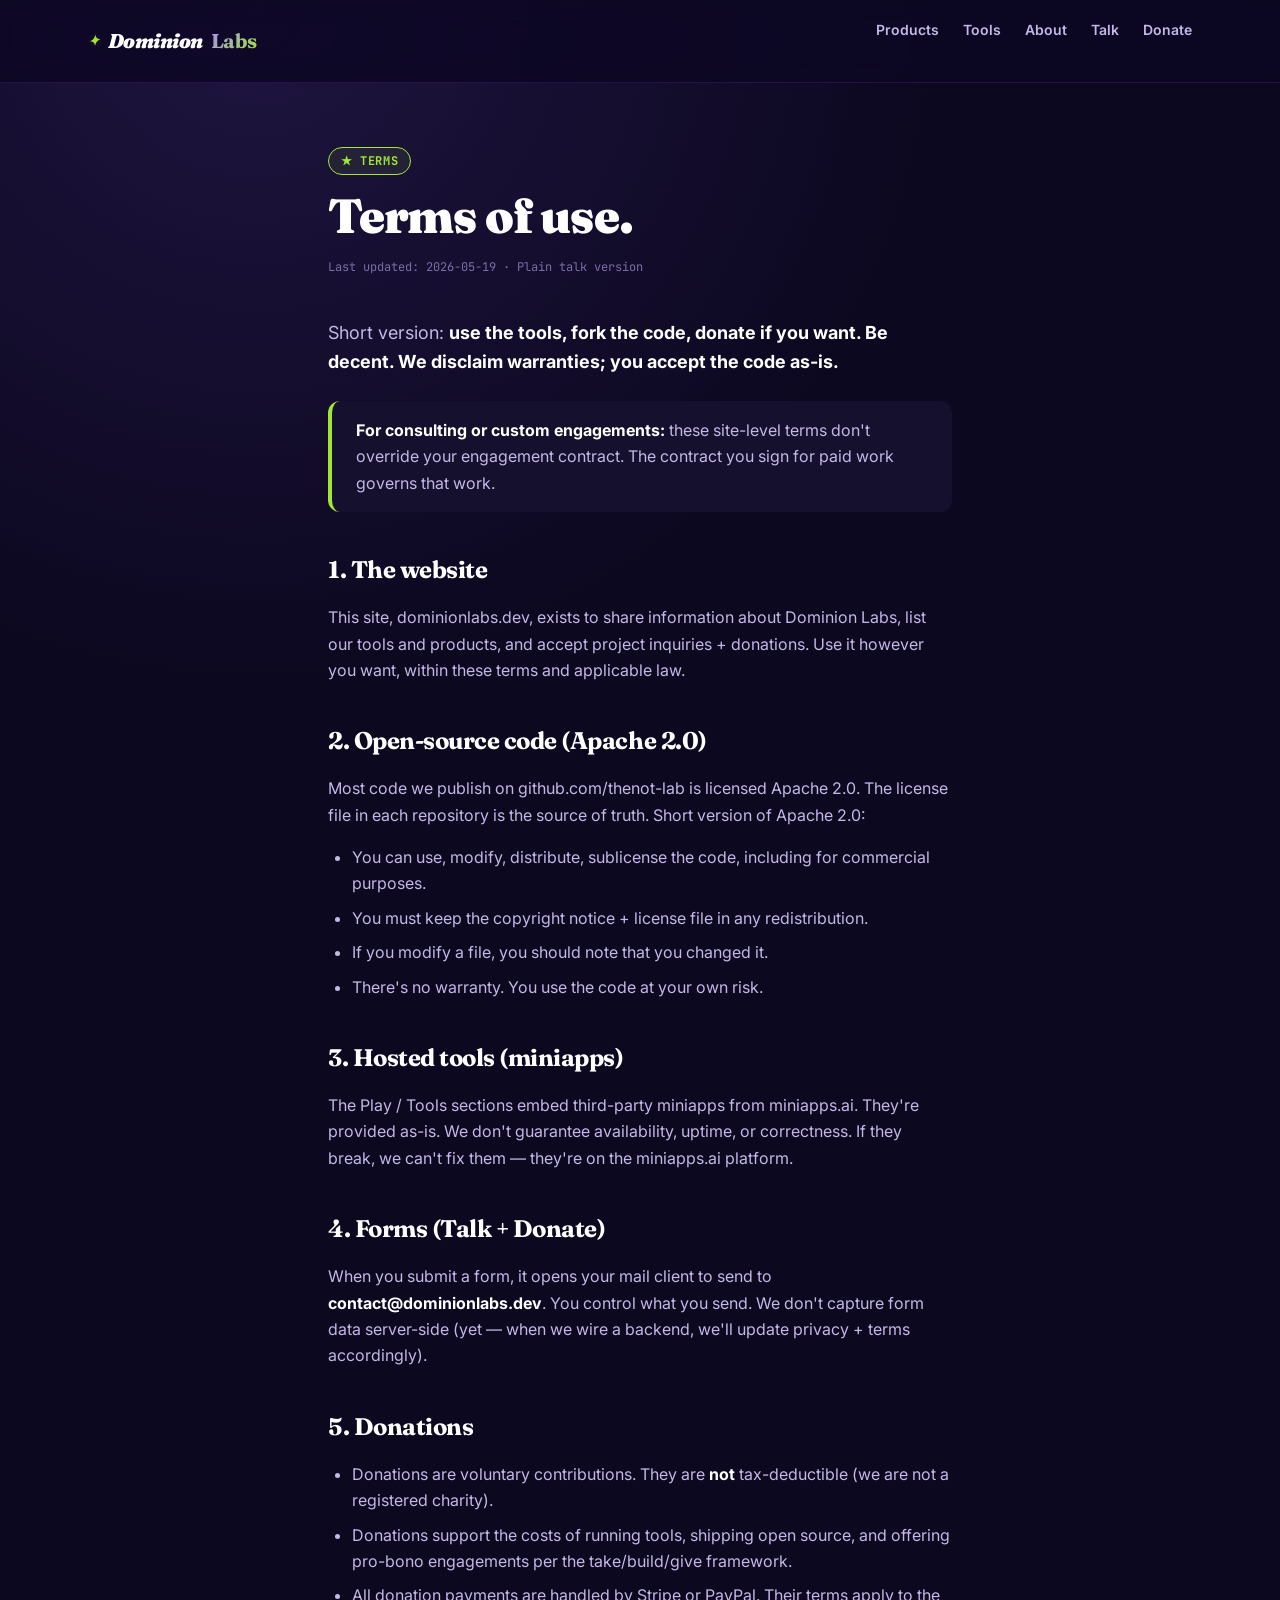
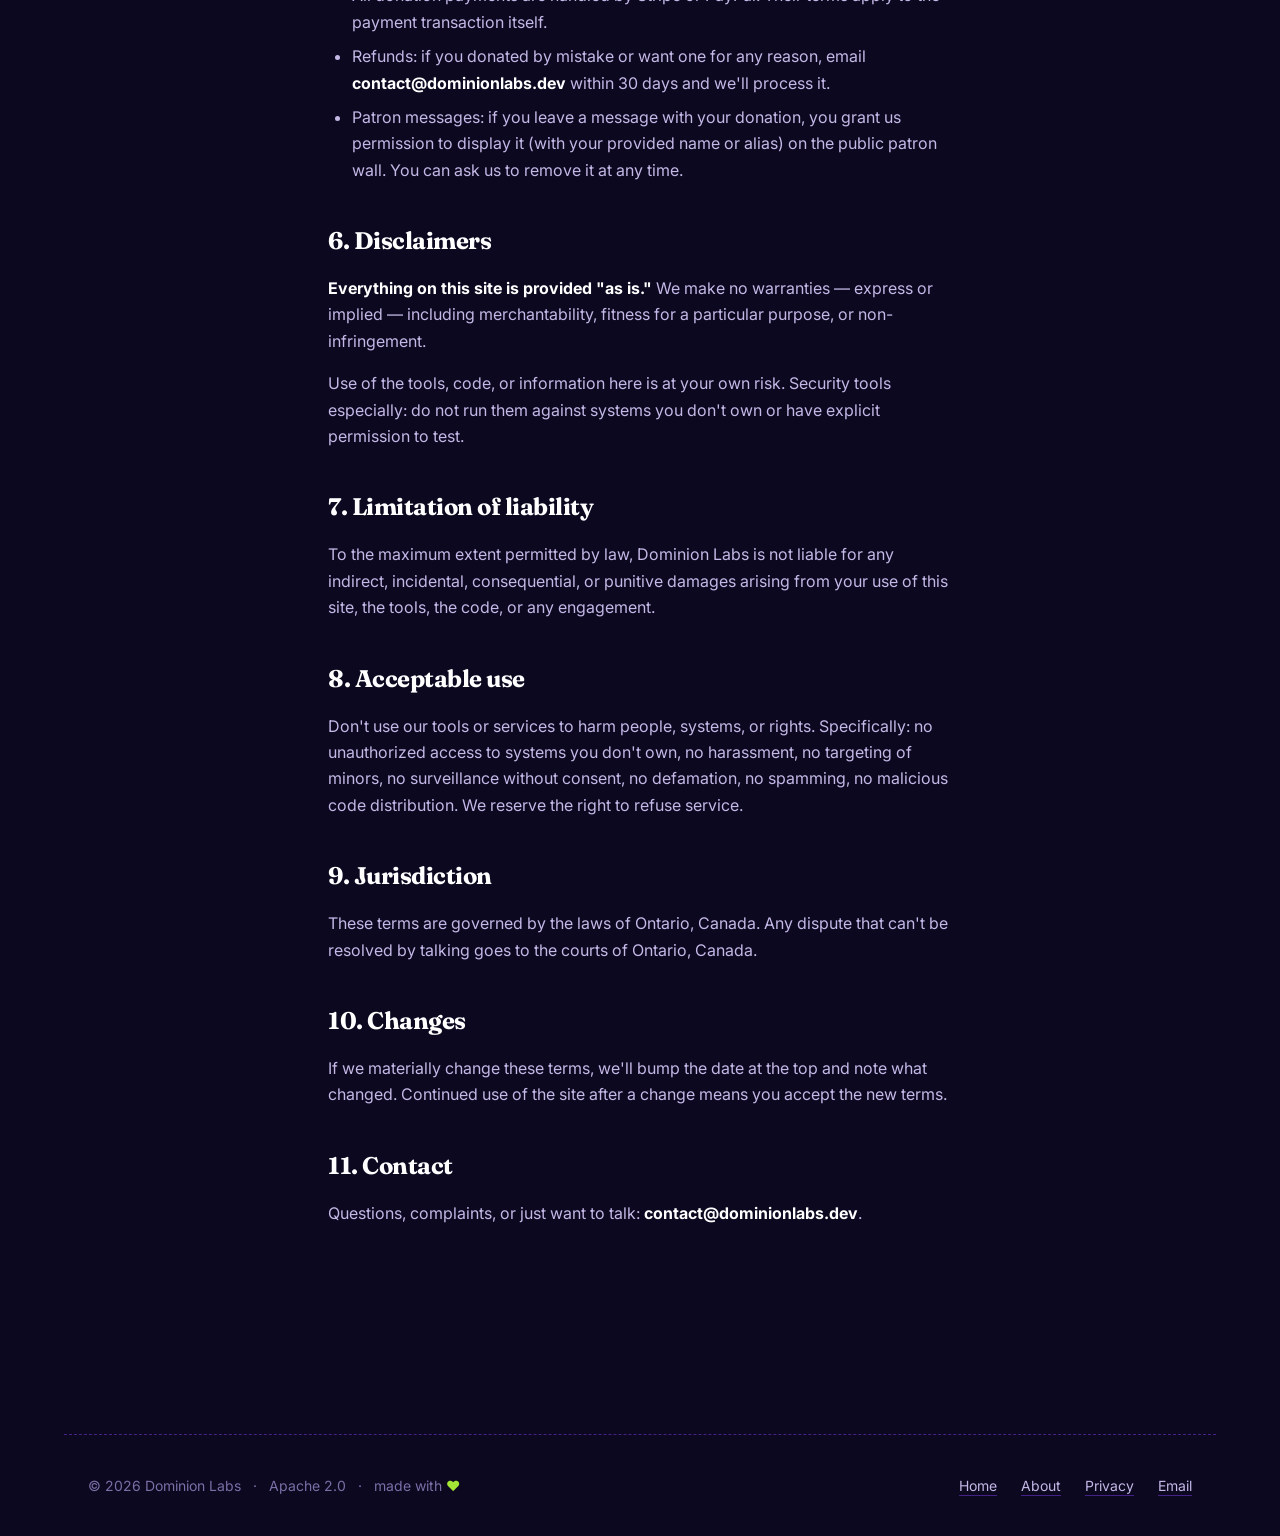
<file: public/terms.html>
<!DOCTYPE html>
<html lang="en">
<head>
<meta charset="UTF-8">
<meta name="viewport" content="width=device-width, initial-scale=1.0">
<title>Terms — Dominion Labs</title>
<meta name="description" content="Terms of use. Plain talk version.">
<meta name="theme-color" content="#0c0820">
<link rel="preconnect" href="https://fonts.googleapis.com">
<link rel="preconnect" href="https://fonts.gstatic.com" crossorigin>
<link href="https://fonts.googleapis.com/css2?family=Inter:wght@400;500;600;700&family=Fraunces:opsz,wght@9..144,500;9..144,700;9..144,900&family=JetBrains+Mono:wght@400;500;700&display=swap" rel="stylesheet">
<style>
:root{--c-bg:#0c0820;--c-bg-elevated:#14102e;--c-fg:#fff;--c-fg-dim:#c4b8e6;--c-fg-dimmer:#7a6fa6;--c-border:rgba(124,58,237,.2);--c-border-strong:rgba(124,58,237,.5);--c-purple-bright:#a78bfa;--c-lime:#a3e635;--c-lime-glow:rgba(163,230,53,.2);--font-sans:'Inter',-apple-system,sans-serif;--font-serif:'Fraunces',Georgia,serif;--font-mono:'JetBrains Mono',Menlo,monospace;--space-2:.5rem;--space-3:.75rem;--space-4:1rem;--space-6:1.5rem;--space-8:2rem;--space-10:2.5rem;--space-12:3rem;--space-16:4rem;--space-20:5rem;--space-24:6rem;--radius-md:12px;--radius-pill:9999px;--content-width:72rem;--content-narrow:42rem}
@media (prefers-reduced-motion:reduce){*,*::before,*::after{animation-duration:.01ms!important;transition-duration:.01ms!important}}
*{margin:0;padding:0;box-sizing:border-box}
body{background:var(--c-bg);background-image:radial-gradient(circle at 20% 0%,rgba(139,92,246,.15) 0%,transparent 50%);background-attachment:fixed;color:var(--c-fg);font-family:var(--font-sans);font-size:1rem;line-height:1.5;-webkit-font-smoothing:antialiased}
a:focus-visible{outline:3px solid var(--c-lime);outline-offset:3px;border-radius:6px}
nav.site-nav{position:sticky;top:0;background:rgba(12,8,32,.85);backdrop-filter:blur(12px) saturate(180%);-webkit-backdrop-filter:blur(12px) saturate(180%);border-bottom:1px solid var(--c-border);z-index:100}
.nav-inner{max-width:var(--content-width);margin:0 auto;padding:var(--space-4) var(--space-6);display:flex;align-items:center;justify-content:space-between}
.nav-brand{font-family:var(--font-serif);font-weight:900;font-size:1.25rem;font-style:italic;color:var(--c-fg);letter-spacing:-.025em;text-decoration:none;display:inline-flex;align-items:center;gap:var(--space-2)}
.nav-brand strong{background:linear-gradient(135deg,var(--c-purple-bright),var(--c-lime));-webkit-background-clip:text;-webkit-text-fill-color:transparent;background-clip:text;color:transparent;font-style:normal}
.nav-brand .star{display:inline-block;color:var(--c-lime);font-size:.7em;transform:rotate(-12deg);text-shadow:0 0 8px var(--c-lime-glow)}
.nav-links{display:flex;gap:var(--space-6);list-style:none}
.nav-links a{color:var(--c-fg-dim);text-decoration:none;font-size:.875rem;font-weight:600}
.nav-links a:hover{color:var(--c-fg)}
.nav-links a[aria-current=page]{color:var(--c-lime)}
@media (max-width:720px){.nav-links{gap:var(--space-3);font-size:.75rem}}
main{max-width:var(--content-narrow);margin:0 auto;padding:var(--space-16) var(--space-6) var(--space-24)}
.eyebrow{display:inline-block;font-family:var(--font-mono);font-size:.75rem;font-weight:700;text-transform:uppercase;letter-spacing:.05em;color:var(--c-lime);background:rgba(163,230,53,.08);padding:.25rem var(--space-3);border:1px solid var(--c-lime);border-radius:var(--radius-pill);margin-bottom:var(--space-4)}
h1{font-family:var(--font-serif);font-weight:900;font-size:clamp(2rem,5vw,3rem);line-height:1.05;letter-spacing:-.025em;margin-bottom:var(--space-4)}
h2{font-family:var(--font-serif);font-weight:700;font-size:1.5rem;margin:var(--space-10) 0 var(--space-4);letter-spacing:-.02em}
p,ul,ol{color:var(--c-fg-dim);font-size:1rem;line-height:1.65;margin-bottom:var(--space-4)}
ul,ol{padding-left:var(--space-6)}
li{margin-bottom:var(--space-2)}
p strong,li strong{color:var(--c-fg);font-weight:700}
.lede{font-size:1.125rem}
.meta{font-family:var(--font-mono);font-size:.75rem;color:var(--c-fg-dimmer);margin-bottom:var(--space-10)}
.callout{padding:var(--space-4) var(--space-6);background:var(--c-bg-elevated);border-left:4px solid var(--c-lime);border-radius:var(--radius-md);margin:var(--space-6) 0}
.callout p{margin:0}
footer.site-foot{max-width:var(--content-width);margin:var(--space-24) auto 0;padding:var(--space-10) var(--space-6);border-top:1px dashed var(--c-border-strong);display:flex;justify-content:space-between;gap:var(--space-6);flex-wrap:wrap;font-size:.875rem;color:var(--c-fg-dimmer)}
footer a{color:var(--c-fg-dim);text-decoration:underline;text-decoration-color:var(--c-border-strong);text-underline-offset:4px}
footer a:hover{color:var(--c-lime)}
.footer-links{display:flex;gap:var(--space-6);flex-wrap:wrap}
.footer-meta{display:flex;gap:var(--space-3);align-items:center;flex-wrap:wrap}
.heart{color:var(--c-lime)}
</style>
</head>
<body>
<nav class="site-nav" aria-label="Primary">
  <div class="nav-inner">
    <a href="/" class="nav-brand"><span class="star" aria-hidden="true">✦</span>Dominion <strong>Labs</strong></a>
    <ul class="nav-links" role="list">
      <li><a href="/#products">Products</a></li>
      <li><a href="/#tools">Tools</a></li>
      <li><a href="about.html">About</a></li>
      <li><a href="request.html">Talk</a></li>
      <li><a href="donate.html">Donate</a></li>
    </ul>
  </div>
</nav>
<main>
  <span class="eyebrow">★ terms</span>
  <h1>Terms of use.</h1>
  <p class="meta">Last updated: 2026-05-19 · Plain talk version</p>

  <p class="lede">Short version: <strong>use the tools, fork the code, donate if you want. Be decent. We disclaim warranties; you accept the code as-is.</strong></p>

  <div class="callout"><p><strong>For consulting or custom engagements:</strong> these site-level terms don't override your engagement contract. The contract you sign for paid work governs that work.</p></div>

  <h2>1. The website</h2>
  <p>This site, dominionlabs.dev, exists to share information about Dominion Labs, list our tools and products, and accept project inquiries + donations. Use it however you want, within these terms and applicable law.</p>

  <h2>2. Open-source code (Apache 2.0)</h2>
  <p>Most code we publish on github.com/thenot-lab is licensed Apache 2.0. The license file in each repository is the source of truth. Short version of Apache 2.0:</p>
  <ul>
    <li>You can use, modify, distribute, sublicense the code, including for commercial purposes.</li>
    <li>You must keep the copyright notice + license file in any redistribution.</li>
    <li>If you modify a file, you should note that you changed it.</li>
    <li>There's no warranty. You use the code at your own risk.</li>
  </ul>

  <h2>3. Hosted tools (miniapps)</h2>
  <p>The Play / Tools sections embed third-party miniapps from miniapps.ai. They're provided as-is. We don't guarantee availability, uptime, or correctness. If they break, we can't fix them — they're on the miniapps.ai platform.</p>

  <h2>4. Forms (Talk + Donate)</h2>
  <p>When you submit a form, it opens your mail client to send to <strong>contact@dominionlabs.dev</strong>. You control what you send. We don't capture form data server-side (yet — when we wire a backend, we'll update privacy + terms accordingly).</p>

  <h2>5. Donations</h2>
  <ul>
    <li>Donations are voluntary contributions. They are <strong>not</strong> tax-deductible (we are not a registered charity).</li>
    <li>Donations support the costs of running tools, shipping open source, and offering pro-bono engagements per the take/build/give framework.</li>
    <li>All donation payments are handled by Stripe or PayPal. Their terms apply to the payment transaction itself.</li>
    <li>Refunds: if you donated by mistake or want one for any reason, email <strong>contact@dominionlabs.dev</strong> within 30 days and we'll process it.</li>
    <li>Patron messages: if you leave a message with your donation, you grant us permission to display it (with your provided name or alias) on the public patron wall. You can ask us to remove it at any time.</li>
  </ul>

  <h2>6. Disclaimers</h2>
  <p><strong>Everything on this site is provided "as is."</strong> We make no warranties — express or implied — including merchantability, fitness for a particular purpose, or non-infringement.</p>
  <p>Use of the tools, code, or information here is at your own risk. Security tools especially: do not run them against systems you don't own or have explicit permission to test.</p>

  <h2>7. Limitation of liability</h2>
  <p>To the maximum extent permitted by law, Dominion Labs is not liable for any indirect, incidental, consequential, or punitive damages arising from your use of this site, the tools, the code, or any engagement.</p>

  <h2>8. Acceptable use</h2>
  <p>Don't use our tools or services to harm people, systems, or rights. Specifically: no unauthorized access to systems you don't own, no harassment, no targeting of minors, no surveillance without consent, no defamation, no spamming, no malicious code distribution. We reserve the right to refuse service.</p>

  <h2>9. Jurisdiction</h2>
  <p>These terms are governed by the laws of Ontario, Canada. Any dispute that can't be resolved by talking goes to the courts of Ontario, Canada.</p>

  <h2>10. Changes</h2>
  <p>If we materially change these terms, we'll bump the date at the top and note what changed. Continued use of the site after a change means you accept the new terms.</p>

  <h2>11. Contact</h2>
  <p>Questions, complaints, or just want to talk: <strong>contact@dominionlabs.dev</strong>.</p>
</main>
<footer class="site-foot">
  <div class="footer-meta">
    <span>© 2026 Dominion Labs</span>
    <span aria-hidden="true">·</span>
    <span>Apache 2.0</span>
    <span aria-hidden="true">·</span>
    <span>made with <span class="heart" aria-hidden="true">♥</span></span>
  </div>
  <div class="footer-links">
    <a href="/">Home</a>
    <a href="about.html">About</a>
    <a href="privacy.html">Privacy</a>
    <a href="mailto:contact@dominionlabs.dev">Email</a>
  </div>
</footer>
</body>
</html>
</file>
